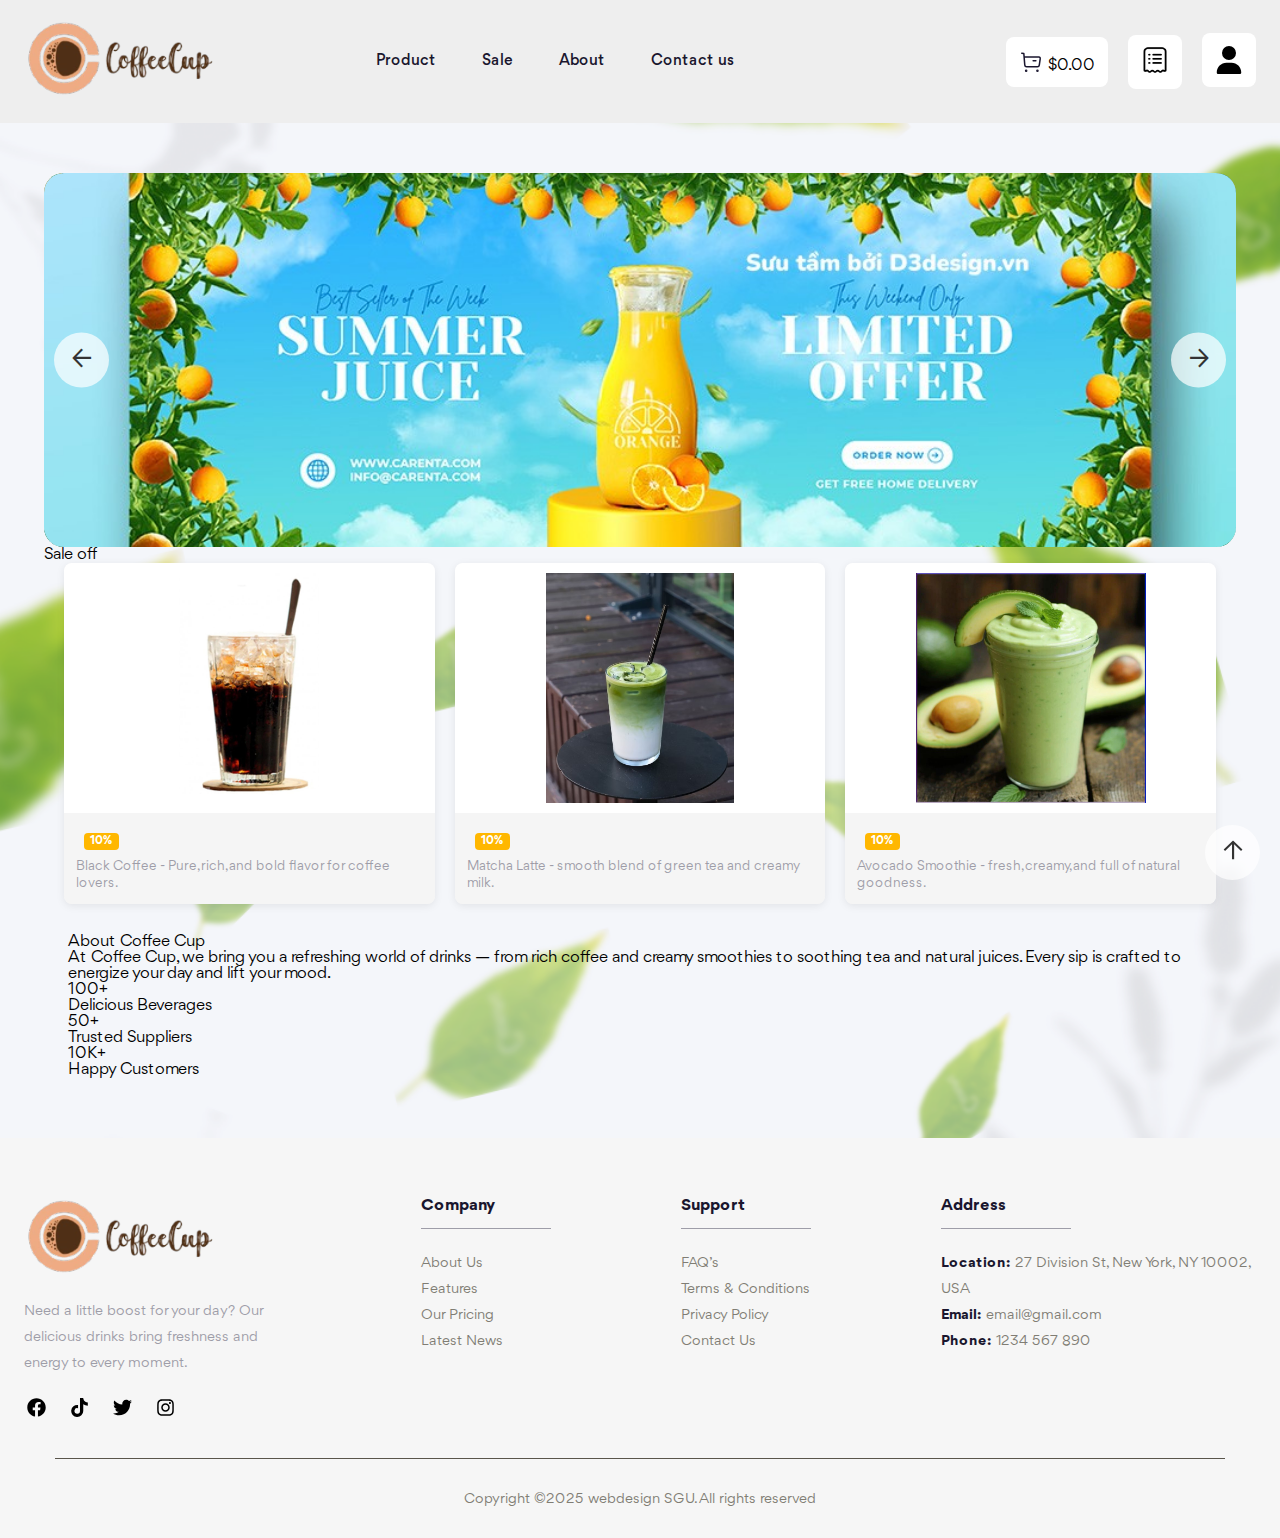
<file: index.html>
<!DOCTYPE html>
<html lang="en">

<head>
    <meta charset="UTF-8" />
    <meta name="viewport" content="width=device-width, initial-scale=1.0" />
    <title>Coffee Cup</title>
    <!-- FAVICON -->
    <link rel="apple-touch-icon" sizes="76x76" href="./asset/favicon/apple-touch-icon.png" />
    <!-- LOGO TAB -->
    <link rel="icon" type="image/png" sizes="32x32" href="./asset/favicon/logonew-tab-32x32.png" />
    <link rel="icon" type="image/png" sizes="16x16" href="./asset/favicon/favicon-16x16.png" />
    <link rel="manifest" href="./asset/favicon/site.webmanifest" />
    <link rel="mask-icon" href="./asset/favicon/safari-pinned-tab.svg" color="#5bbad5" />
    <meta name="msapplication-TileColor" content="#da532c" />
    <meta name="theme-color" content="#ffffff" />
    <!-- RESET CSS -->
    <link rel="stylesheet" href="./asset/css/reset.css" />
    <!-- STYLE CSS -->
    <link rel="stylesheet" href="./asset/css/style.css" />
    <link rel="stylesheet" href="./asset/css/responsive.css">
    <link rel="stylesheet" href="./asset/css/product.css" />
    <!-- FONT -->
    <link rel="stylesheet" href="./asset/font/stylesheet.css" />
</head>

<body>

    <!-- HEADER Tablet -->
    <header class="header">
        <div class="container">

             <svg xmlns="http://www.w3.org/2000/svg" height="1em" viewBox="0 0 448 512" class="bar hide-on-desktop">
                <path fill="currentColor"
                    d="M0 96C0 78.3 14.3 64 32 64H416c17.7 0 32 14.3 32 32s-14.3 32-32 32H32C14.3 128 0 113.7 0 96zM0 256c0-17.7 14.3-32 32-32H416c17.7 0 32 14.3 32 32s-14.3 32-32 32H32c-17.7 0-32-14.3-32-32zM448 416c0 17.7-14.3 32-32 32H32c-17.7 0-32-14.3-32-32s14.3-32 32-32H416c17.7 0 32 14.3 32 32z" />
            </svg>
            <a href="./index.html"><img src="./asset/img/logo-coffe.png" alt="" class="logo" /></a>
            <nav class="nav">
                <ul>
                    <li class="header-product">
                        <a href="#" class="btn-product-all">Product</a>
                    </li>
                    <li>
                        <a href="#" class="btn-sale">Sale</a>
                    </li>
                    <li>
                        <a href="#" class="btn-about">About</a>
                    </li>
                    <li>
                        <a href="#" class="btn-contact">Contact us</a>
                    </li>
                </ul>
            </nav>
            <div class="last-icon">
                
                <!-- Hiển thị tên người dùng sau khi đăng nhập -->
                <div class="hello">
                    <span class="hello-name"></span>
                </div>

                <!-- XEM NHANH GIỎ HÀNG -->
                <div class="buy-cart hide-on-mobile">
                    <img src="./asset/img/header-buy.svg" alt="" />
                    <span class="price price-buy-cart">$0.00</span>
                    <div class="list-preview">
                        <p class="no-product">No product in your cart</p>
                        <div class="have-product hidden">
                            <div class="row-1">
                                <p class="you-have">You have 0 item </p>
                            </div>
                            <div class="row-2">
                            
                            </div>
                            <div class="separate"></div>
                            <div class="row-3 row">
                                <p class="subtotal">Subtotal: </p>
                                <span class="price price-subtotal">$0.00</span>
                            </div>
                            <div class="row-4 row">
                                <p class="shipping">Shipping: </p>
                                <span class="price price-shipping">$0.00</span>
                            </div>
                            <div class="row-5 row">
                                <p class="total-price">Total price: </p>
                                <span class="price" id="price-total">$0.00</span>
                            </div>
                            <div class="separate"></div>
                            <button id="checkout-button" class="checkout-button"><a href="./cart.html">Check Out
                                    All</a></button>
                        </div>
                    </div>
                </div>
                <div class="history  hide-on-mobile">
                    <img src="./asset/img/header-list-order.png" alt="" class="icon-list-order">
                </div>
                <div class="iconUser">
                </div>
            </div>
        </div>
    </header>

    <!-- HEADER MOBILE -->
    <header class="header-mobile hide-on-desktop">
        <div class="menu-overlay"></div>
        <div class="menu-content">
            <div class="container">
              
                <div class="group-cart hide-on-tablet">
                    <a href="./cart.html"><img src="./asset/img/header-buy.svg" alt="" class="buy-cart" /></a>
                    <span class="cart-text"><a href="./cart.html">Cart</a></span>
                    <span class="cart-quantity"></span>
                </div>
                <div class="group-history hide-on-tablet">
                    <img src="./asset/img/header-list-order.png" alt="" class="icon-list-order">
                    <span class="cart-text">Ordered</span>
                </div>
                <nav class="nav">
                 <ul>
                    <li class="header-product">
                        <a href="#product" class="btn-product-all">Product</a>
                    </li>
                    <li>
                        <a href="#sale" class="btn-sale">Sale</a>
                    </li>
                    <li>
                        <a href="#about" class="btn-about">About</a>
                    </li>
                    <li>
                        <a href="#footer" class="btn-contact">Contact us</a>
                    </li>
                </ul>
                </nav>

                <!-- Hello for mobile/tablet (shown inside mobile menu, after Contact us) -->
                <div class="hello-mobile">
                    <span class="hello-mobile-name"></span>
                </div>

            </div>
        </div>
    </header>

   
    <main id="main" class="main">
        
        <!-- THÊM BACKGROUND -->
        <img src="./asset/img/img_bg.png" class="bg-main" alt="">
        
        <div class="container">

            <!-- PHẦN BANNER -->
            <div class="slider">
                <div class="slide">
                    <img src="./asset/img/header-img-huge-1.jpg" alt="" class="img-huge" />
                </div>
                <div class="slide">
                    <img src="./asset/img/header-img-huge-2.jpg" alt="" class="img-huge" />
                </div>
                <div class="slide">
                    <img src="./asset/img/header-img-huge-6.jpg" alt="" class="img-huge" />
                </div>
                <button class="btn-left hide-on-mobile">&larr;</button>
                <button class="btn-right hide-on-mobile">&rarr;</button>
                <div class="dots"></div>
            </div>


            <!-- SALE OFF -->
            <div class="sale" id="sale">
                <h3 class="title">Sale off</h3>
                <div class="row">
                    <!-- SẢN PHẨM 1 -->
                    <a href="./details.html?id=5" class="sale-product" data-id="5">
                        <img src="./asset/img/product-coffee/coffee-105.jpg" alt="Black Coffee" class="img-product" />
                        <div class="info">
                            <div class="price">
                                <span class="old-price"></span>
                                <span class="discount">10%</span>
                                <span class="new-price"></span>
                            </div>
                            <p class="desc">Black Coffee - Pure, rich, and bold flavor for coffee lovers.</p>  
                        </div>
                    </a>
                    <!-- SẢN PHẨM 2 -->
                    <a href="./details.html?id=10" class="sale-product">
                        <img src="./asset/img/product-tea/tea-201.jpg" alt="" class="img-product" />
                        <div class="info">
                            <div class="price">
                                <span class="old-price"></span>
                                <span class="discount">10%</span>
                                <span class="new-price"></span>
                            </div>
                            <p class="desc">Matcha Latte - smooth blend of green tea and creamy milk.</p>  
                        </div>
                    </a>
                    <!-- SẢN PHẨM 3 -->
                    <a href="./details.html?id=24" class="sale-product">
                        <img src="./asset/img/product-smoothie/smoothie-303.jpg" alt="" class="img-product" />
                        <div class="info">
                            <div class="price">
                                <span class="old-price"></span>
                                <span class="discount">10%</span>
                                <span class="new-price"></span>
                            </div>
                            <p class="desc">Avocado Smoothie - fresh, creamy, and full of natural goodness.</p>  
                        </div>
                    </a>
                </div>
            </div>

           
            <!-- ABOUT US -->
            <section class="about-section" id="about">
                <div class="container">
                    <h2 class="heading">About Coffee Cup</h2>
                    <p class="about-desc">
                    At <strong>Coffee Cup</strong>, we bring you a refreshing world of drinks — 
                    from rich coffee and creamy smoothies to soothing tea and natural juices. 
                    Every sip is crafted to energize your day and lift your mood.
                    </p>

                    <div class="about-stats">
                    <div class="about-item">
                        <h3>100+</h3>
                        <p>Delicious Beverages</p>
                    </div>
                    <div class="about-item">
                        <h3>50+</h3>
                        <p>Trusted Suppliers</p>
                    </div>
                    <div class="about-item">
                        <h3>10K+</h3>
                        <p>Happy Customers</p>
                    </div>
                    </div>
                </div>
            </section>
        </div> 
      
    </main>


    <!-- PRODUCT -->
        <section id="product" class="hidden">
            <div class="product-wrapper">
            <!-- BỘ LỌC -->
            <aside class="filter-container">
                <h2 id="filter">FILTER</h2>

                <div class="filter-section">
                    <h3>Search</h3>
                    <input 
                    type="text" 
                    id="search-input" 
                    placeholder="Search drinks..." 
                    
                    />
                </div>

                <div class="filter-section">
                    <h3>Type</h3>
                    <select id="filter-type">
                    <option value="all">All</option>
                    <option value="coffee">Coffee</option>
                    <option value="tea">Tea</option>
                    <option value="smoothie">Smoothie</option>
                    <option value="juice">Juice</option>
                    </select>
                </div>

                <div class="filter-section">
                    <h3>Rating</h3>
                    <select id="filter-rating">
                    <option value="0">All</option>
                    <option value="5">5 stars</option>
                    <option value="4">4 stars & up</option>
                    <option value="3">3 stars & up</option>
                    <option value="2">2 stars & up</option>
                    <option value="1">1 star & up</option>
                    </select>
                </div>

                <div class="filter-section">
                    <h3>Price</h3>
                    <label>Min - Max ($)</label>
                    <input type="number" class="price" id="price-min" placeholder="Min" />
                    <input type="number" class="price" id="price-max" placeholder="Max" />
                </div>

                <button class="filter-btn" id="apply-filter">Apply Filter</button>
                <button class="reset-btn" id="reset-filter">Reset Filter</button>
            </aside>

            <!-- DANH SÁCH SẢN PHẨM -->
            <section class="product-container">
                <div class="list-show-product"></div>

                <div class="pagnigation">
                    <ul class="pagnigation-ul"></ul>
                </div>
            </section>
            </div>
        </section>


    
    <footer class="footer" id="footer">

        <!-- CONTACT US -->
        <div class="container">
            <div class="row">
                <!-- TÊN THƯƠNG HIỆU -->
                <div class="column">

                    <img src="./asset/img/logo-coffe.png" alt="grocerymart" class="logo" />

                    <p class="desc">
                        Need a little boost for your day? 
                        Our delicious drinks bring freshness and energy to every moment.
                    </p>
                    <div class="list-icon">
                        <img class="icon" src="./asset/img/facebook.svg" alt="" />

                        <img class="icon" src="./asset/img/tiktok.svg" alt="" />

                        <img class="icon" src="./asset/img/twitter.svg" alt="" />

                        <img class="icon" src="./asset/img/instagram.svg" alt="" />
                    </div>
                </div>
                <!-- COMPANY -->
                <div class="column">
                    <h3 class="title">Company</h3>
                    <div class="separate"></div>
                    <ul class="list-info">
                        <li>
                            <a href="#about">About Us</a>
                        </li>
                        <li>
                            <a href="#!">Features</a>
                        </li>
                        <li>
                            <a href="#!">Our Pricing</a>
                        </li>
                        <li>
                            <a href="#!">Latest News</a>
                        </li>
                    </ul>
                </div>
                <!-- SUPPORT -->
                <div class="column">
                    <h3 class="title">Support</h3>
                    <div class="separate"></div>
                    <ul class="list-info">
                        <li>
                            <a href="#!">FAQ’s</a>
                        </li>
                        <li>
                            <a href="#!">Terms & Conditions</a>
                        </li>
                        <li>
                            <a href="#!">Privacy Policy</a>
                        </li>
                        <li>
                            <a href="#!">Contact Us</a>
                        </li>
                    </ul>
                </div>
                <!-- ADDRESS -->
                <div class="column">
                    <h3 class="title">Address</h3>
                    <div class="separate"></div>
                    <ul class="list-info">
                        <li>
                            <a href="#!"><strong>Location:</strong> 27 Division St,
                                New York, NY 10002, USA</a>
                        </li>
                        <li>
                            <a href="mailto:email@gmail.com"><strong>Email:</strong> email@gmail.com</a>
                        </li>
                        <li>
                            <a href="tel:1234567890"><strong>Phone:</strong> 1234 567
                                890</a>
                        </li>
                    </ul>
                </div>
            </div>
            <div class="separate-last"></div>
            <p class="desc-last">
                Copyright ©2025 webdesign SGU. All rights reserved
            </p>
        </div>
    </footer>


    <!-- BUTTON BACKTOTOP -->
    <button class="backToTop">&uarr;</button>


    <!-- LOGIN TAB -->
    <div class="loginBackground">
        <div class="loginBlock">
            <div class="closeLoginBlock"><img src="./asset/img/bx-x.svg"></div>

            <div class="loginLogo"><img src="./asset/img/logo-coffe.png"></div>

            <div class="loginError"></div>
            <div class="tab-form">
                <!-- 2 CÁI NÚT ĐỂ DI CHUYỂN QUA LẠI ĐĂNG NHẬP, ĐĂNG KÍ -->
                <div class="tabs">
                    <div class="tab-item active">
                        Đăng nhập
                    </div>
                    <div class="tab-item">
                        Đăng kí
                    </div>
                    <div class="line"></div>
                </div>

                <!-- TAB CONTENT -->
                <div class="tab-content">
                    <form action="" method="POST" class="form" id="form-1">
                        <div class="tab-pane active">
                            <div class="form-group">
                                <label for="email1" class="form-label">Email</label>
                                <div class="div">
                                    <input id="email1" name="email" type="text" placeholder="VD: email@domain.com"
                                        class="form-control">
                                </div>
                                <span class="form-message"></span>
                            </div>

                            <div class="form-group">
                                <label for="password1" class="form-label">Mật khẩu</label>
                                <div class="div">
                                    <input id="password1" name="password" type="password" placeholder="Nhập mật khẩu"
                                        class="form-control">
                                    <img class="password1" src="./asset/img/hide.png">
                                </div>
                                <span class="form-message"></span>
                            </div>

                            <button class="form-submit">Đăng nhập</button>
                        </div>
                    </form>
                    <form action="" method="POST" class="form" id="form-2">
                        <div class="tab-pane">
                            <div class="form-group">
                                <label for="email2" class="form-label">Email</label>
                                <div class="div">
                                    <input id="email2" name="email" type="text" placeholder="VD: email@domain.com"
                                        class="form-control">
                                </div>
                                <span class="form-message"></span>
                            </div>
                            <div class="form-group">
                                <label for="name" class="form-label">Name</label>
                                <div class="div">
                                    <input id="name" name="name" type="text" placeholder="VD: Nguyễn Văn A"
                                        class="form-control">
                                </div>
                                <span class="form-message"></span>
                            </div>
                            <div class="form-group">
                                <label for="password2" class="form-label">Mật khẩu</label>
                                <div class="div">
                                    <input id="password2" name="password" type="password" placeholder="Nhập mật khẩu"
                                        class="form-control">
                                    <img class="password2" src="./asset/img/hide.png">
                                </div>
                                <span class="form-message"></span>
                            </div>

                            <div class="form-group">
                                <label for="password_confirmation" class="form-label">Nhập lại mật khẩu</label>
                                <div class="div">
                                    <input id="password_confirmation" name="password_confirmation"
                                        placeholder="Nhập lại mật khẩu" type="password" class="form-control">
                                    <img class="password_confirmation" src="./asset/img/hide.png">
                                </div>
                                <span class="form-message"></span>
                            </div>

                            <button class="form-submit">Đăng ký</button>
                        </div>
                    </form>
                </div>
            </div>
        </div>
    </div>


    <!-- HISTORY ORDER -->
    <div id="historyOrder" class="historyOrder">
    </div>
    
    <script src="./asset/js/product.js"></script>
    <script src="./asset/js/script.js"></script>
    <script src="./asset/js/history.js"></script> 
    <script src="./asset/js/form.js"></script>
    <script src="./asset/js/responsive.js"></script>

</body>

</html>
</file>
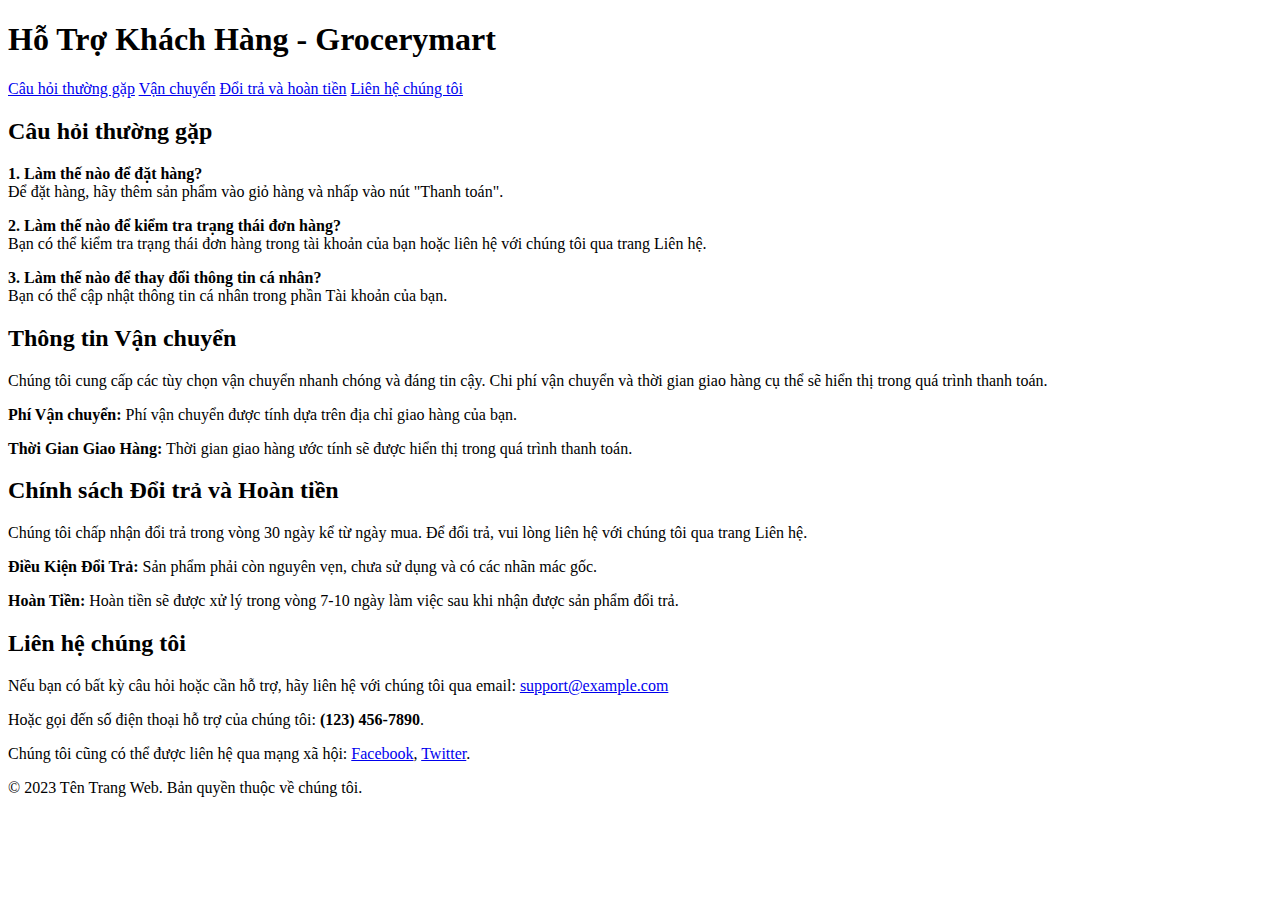
<file: about.html>
<!DOCTYPE html>
<title>About</title>
<style>
</style>

<body>
    <div class="about-popup">
        <div class="header-popup">
            <h1>Hỗ Trợ Khách Hàng - Grocerymart</h1>
        </div>

        <div class="nav-popup">
            <a href="#faq">Câu hỏi thường gặp</a>
            <a href="#shipping">Vận chuyển</a>
            <a href="#returns">Đổi trả và hoàn tiền</a>
            <a href="#contact">Liên hệ chúng tôi</a>
        </div>
    </div>

    <section id="faq">
        <h2 class="heading">Câu hỏi thường gặp</h2>
        <p class="desc">
            <strong>1. Làm thế nào để đặt hàng?</strong><br />
            Để đặt hàng, hãy thêm sản phẩm vào giỏ hàng và nhấp vào nút
            "Thanh toán".
        </p>
        <p class="desc">
            <strong>2. Làm thế nào để kiểm tra trạng thái đơn hàng?</strong><br />
            Bạn có thể kiểm tra trạng thái đơn hàng trong tài khoản của bạn
            hoặc liên hệ với chúng tôi qua trang Liên hệ.
        </p>
        <p class="desc">
            <strong>3. Làm thế nào để thay đổi thông tin cá nhân?</strong><br />
            Bạn có thể cập nhật thông tin cá nhân trong phần Tài khoản của
            bạn.
        </p>
        <!-- Thêm các câu hỏi thường gặp khác -->
    </section>

    <section id="shipping">
        <h2 class="heading">Thông tin Vận chuyển</h2>
        <p class="desc">
            Chúng tôi cung cấp các tùy chọn vận chuyển nhanh chóng và đáng
            tin cậy. Chi phí vận chuyển và thời gian giao hàng cụ thể sẽ
            hiển thị trong quá trình thanh toán.
        </p>
        <p class="desc">
            <strong>Phí Vận chuyển:</strong> Phí vận chuyển được tính dựa
            trên địa chỉ giao hàng của bạn.
        </p>
        <p class="desc">
            <strong>Thời Gian Giao Hàng:</strong> Thời gian giao hàng ước
            tính sẽ được hiển thị trong quá trình thanh toán.
        </p>
        <!-- Thêm thông tin về vận chuyển -->
    </section>

    <section id="returns">
        <h2 class="heading">Chính sách Đổi trả và Hoàn tiền</h2>
        <p class="desc">
            Chúng tôi chấp nhận đổi trả trong vòng 30 ngày kể từ ngày mua.
            Để đổi trả, vui lòng liên hệ với chúng tôi qua trang Liên hệ.
        </p>
        <p class="desc">
            <strong>Điều Kiện Đổi Trả:</strong> Sản phẩm phải còn nguyên
            vẹn, chưa sử dụng và có các nhãn mác gốc.
        </p>
        <p class="desc">
            <strong>Hoàn Tiền:</strong> Hoàn tiền sẽ được xử lý trong vòng
            7-10 ngày làm việc sau khi nhận được sản phẩm đổi trả.
        </p>
        <!-- Thêm hướng dẫn đổi trả và hoàn tiền -->
    </section>

    <section id="contact">
        <h2 class="heading">Liên hệ chúng tôi</h2>
        <p class="desc">
            Nếu bạn có bất kỳ câu hỏi hoặc cần hỗ trợ, hãy liên hệ với chúng
            tôi qua email:
            <a href="mailto:support@example.com">support@example.com</a>
        </p>
        <p class="desc">
            Hoặc gọi đến số điện thoại hỗ trợ của chúng tôi:
            <strong>(123) 456-7890</strong>.
        </p>
        <p class="desc">
            Chúng tôi cũng có thể được liên hệ qua mạng xã hội:
            <a href="#">Facebook</a>, <a href="#">Twitter</a>.
        </p>
        <!-- Thêm thông tin liên hệ khác nếu cần -->
    </section>

    <div class="fixed-footer">
        <div class="footer-popup">
            <p class="title">&copy; 2023 Tên Trang Web. Bản quyền thuộc về chúng tôi.</p>
        </div>
    </div>

</body>

</html>
</file>
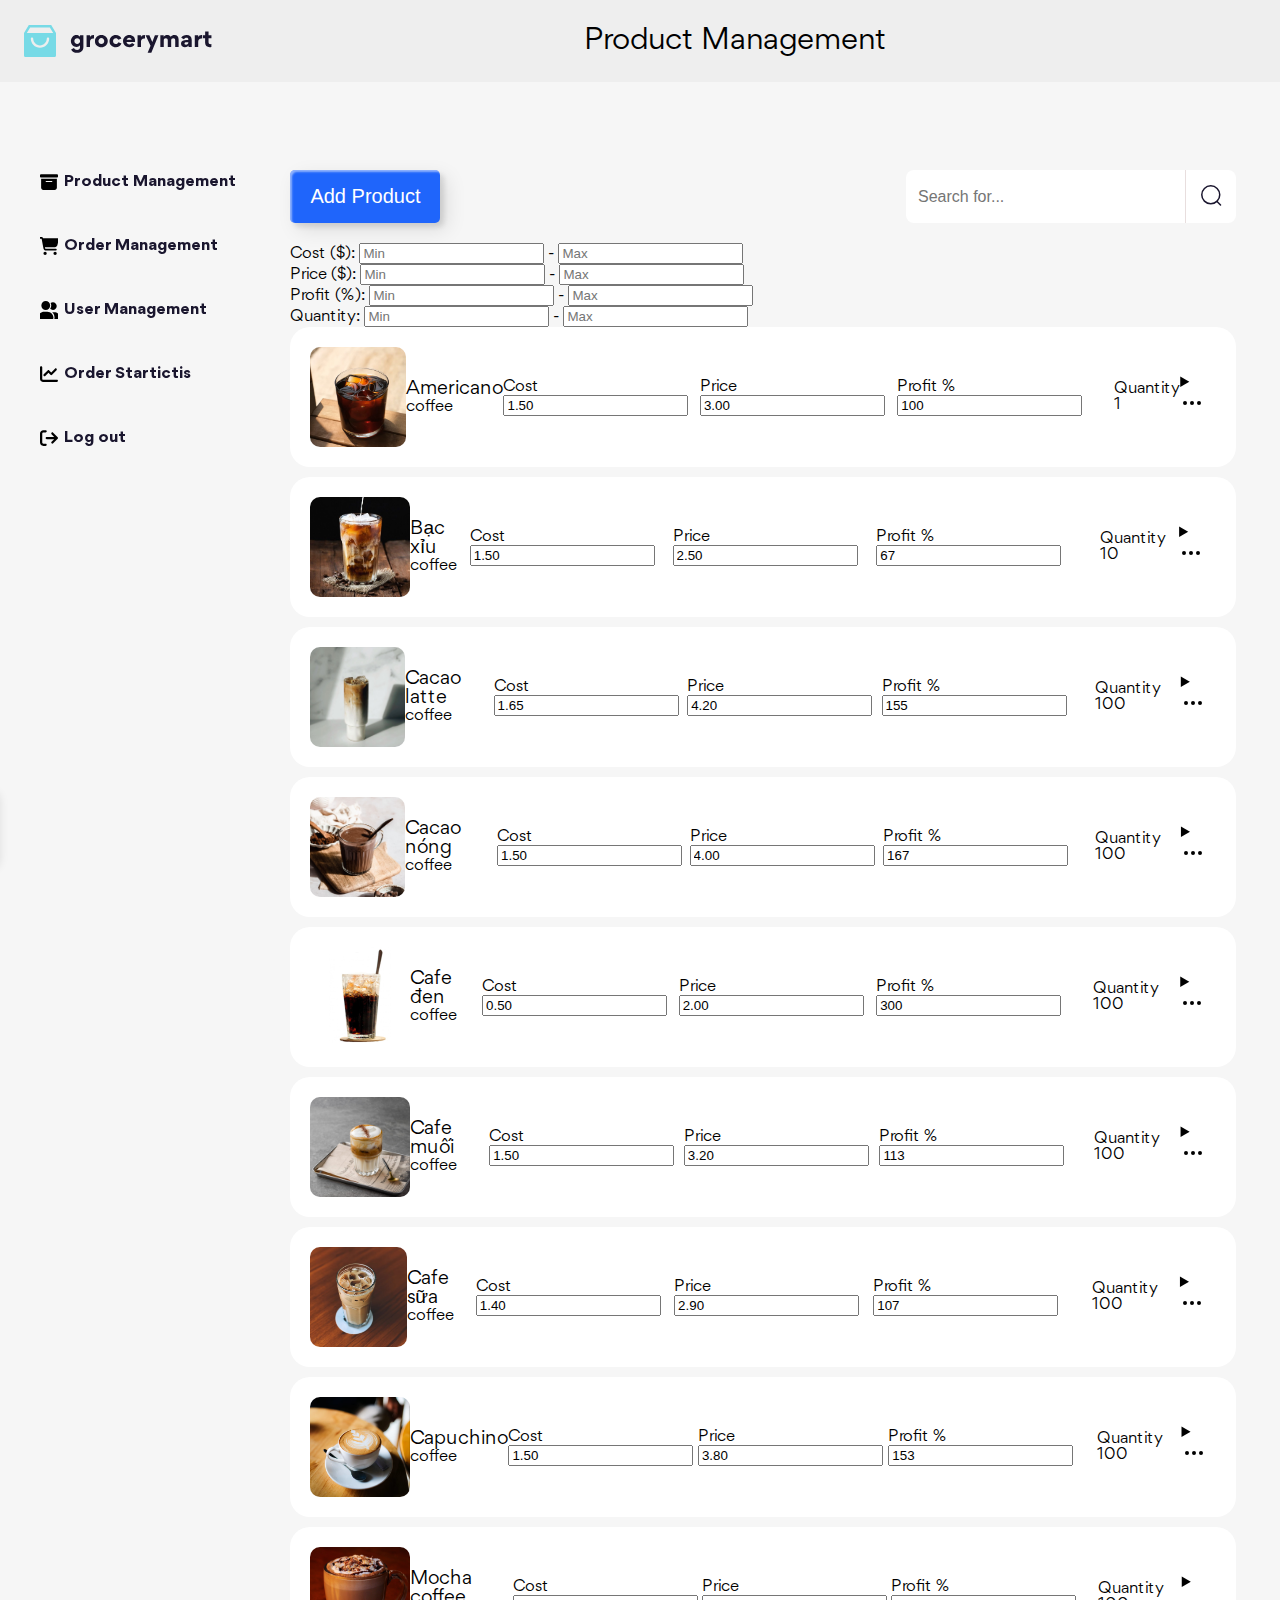
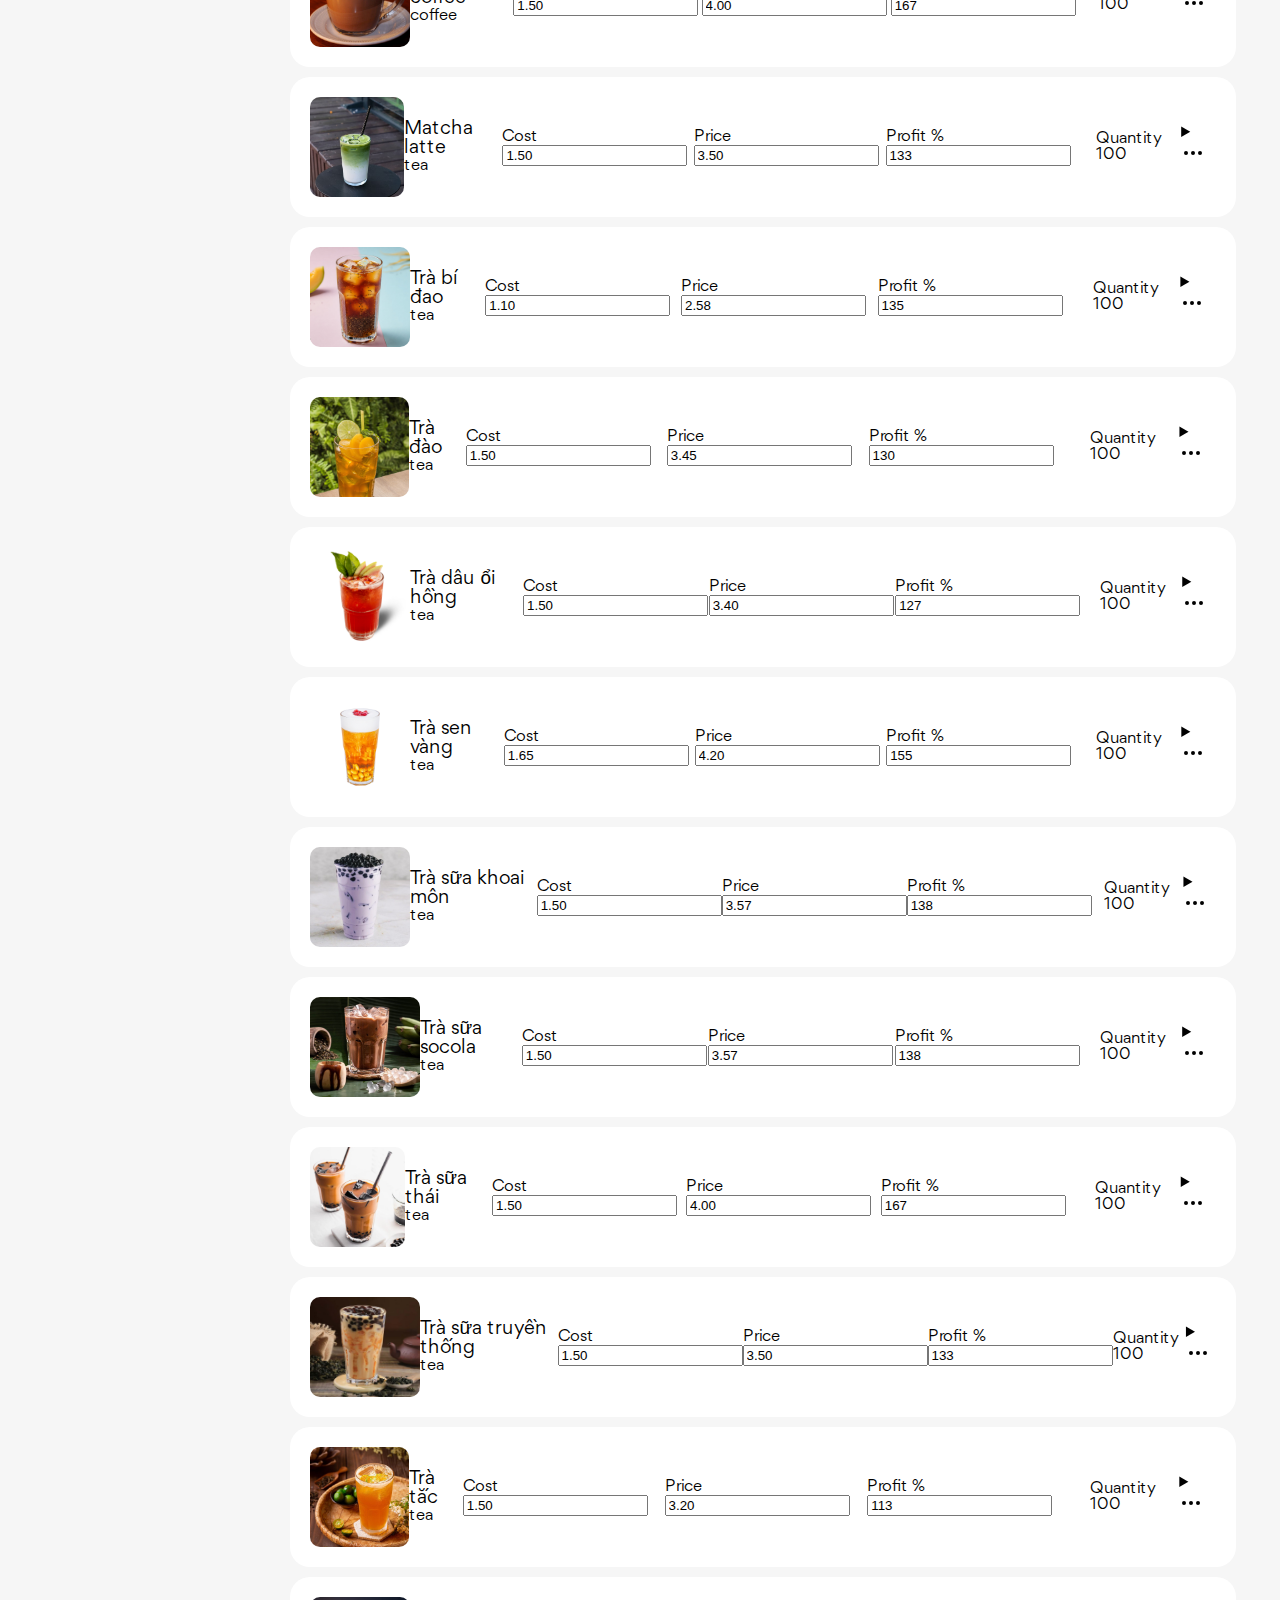
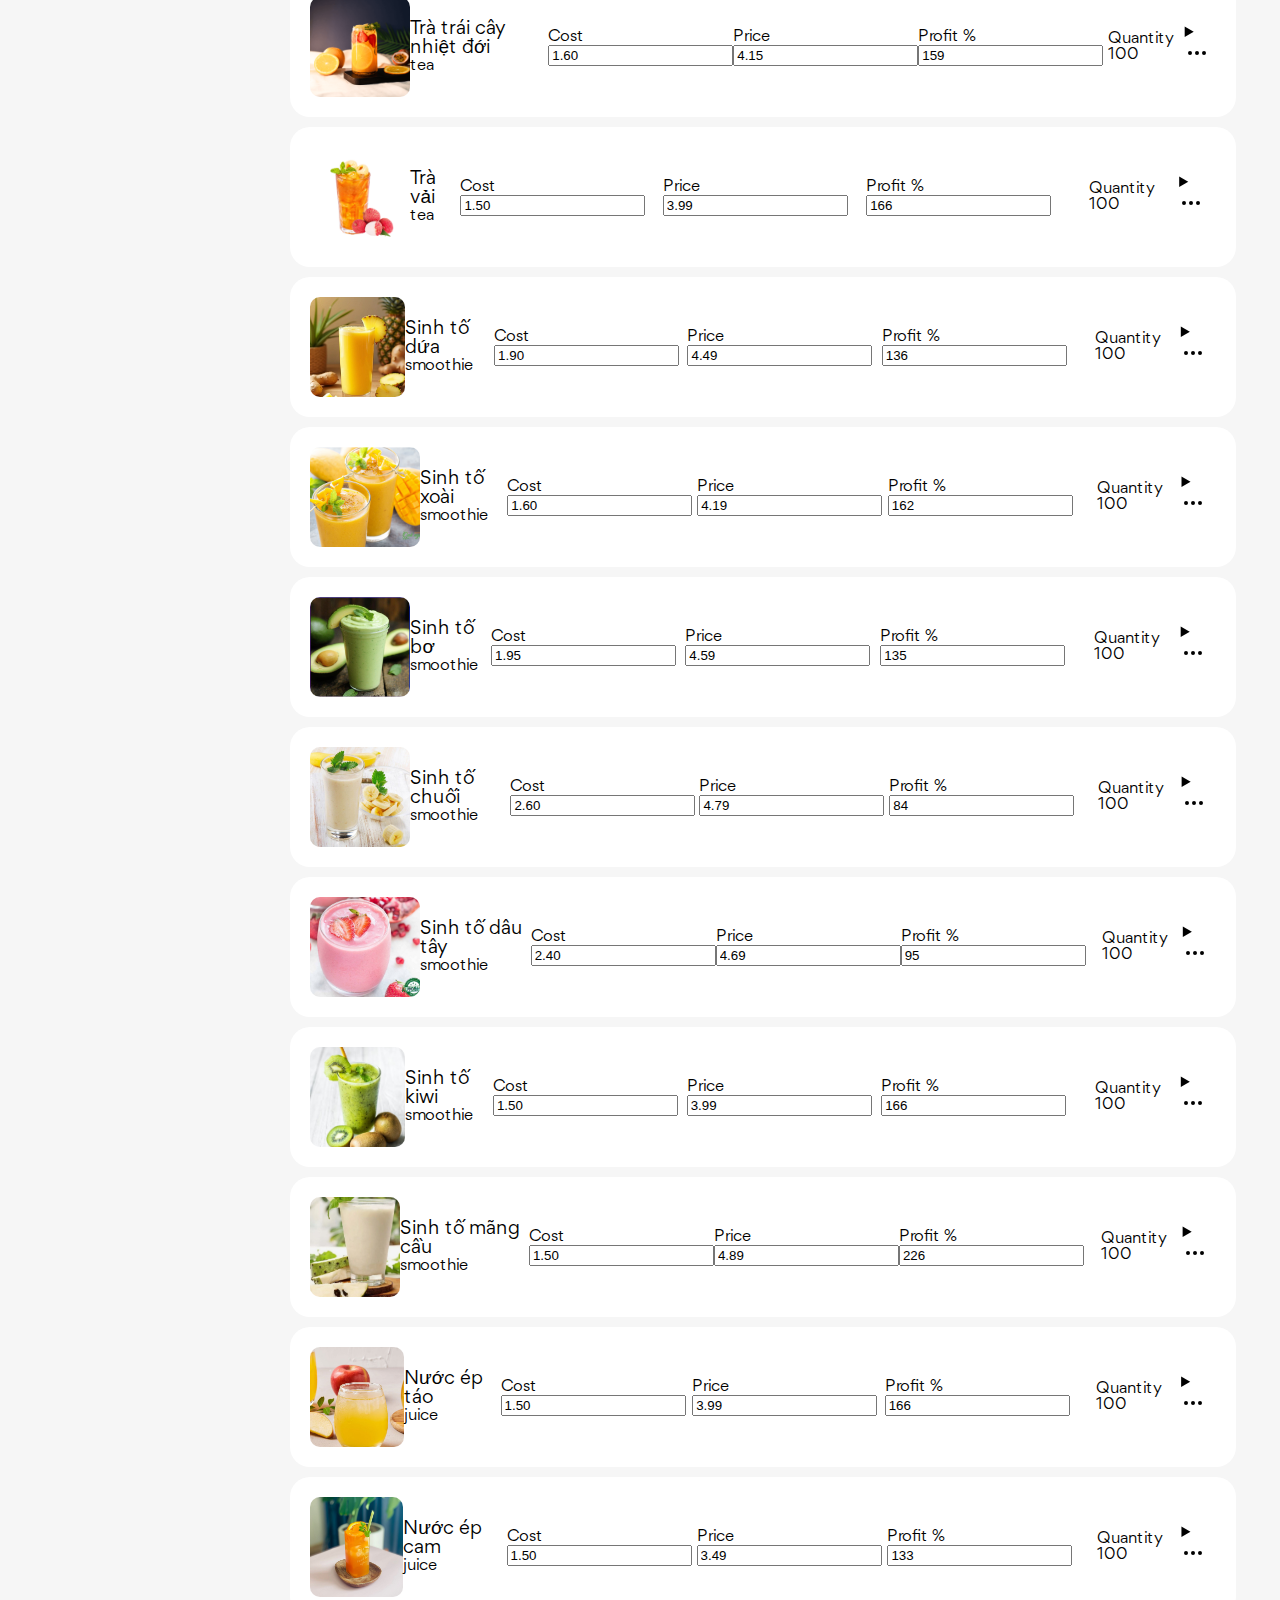
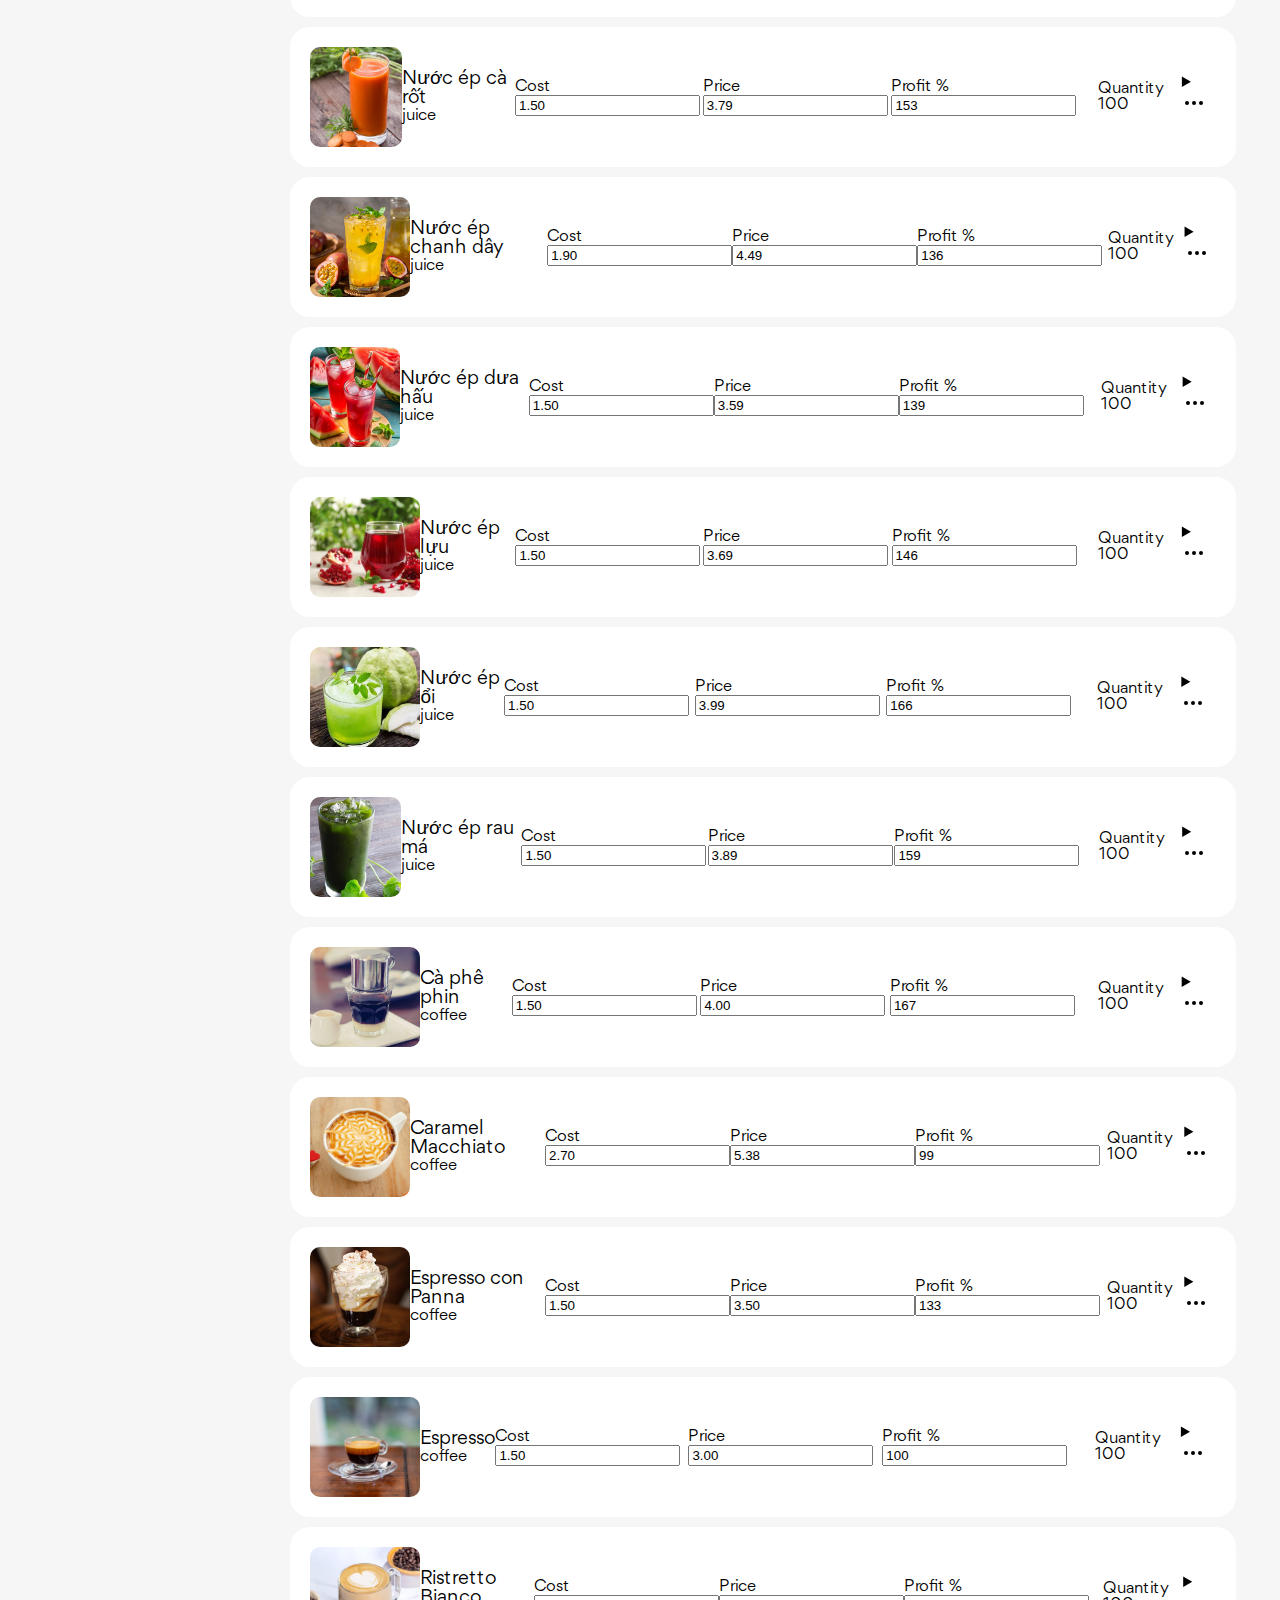
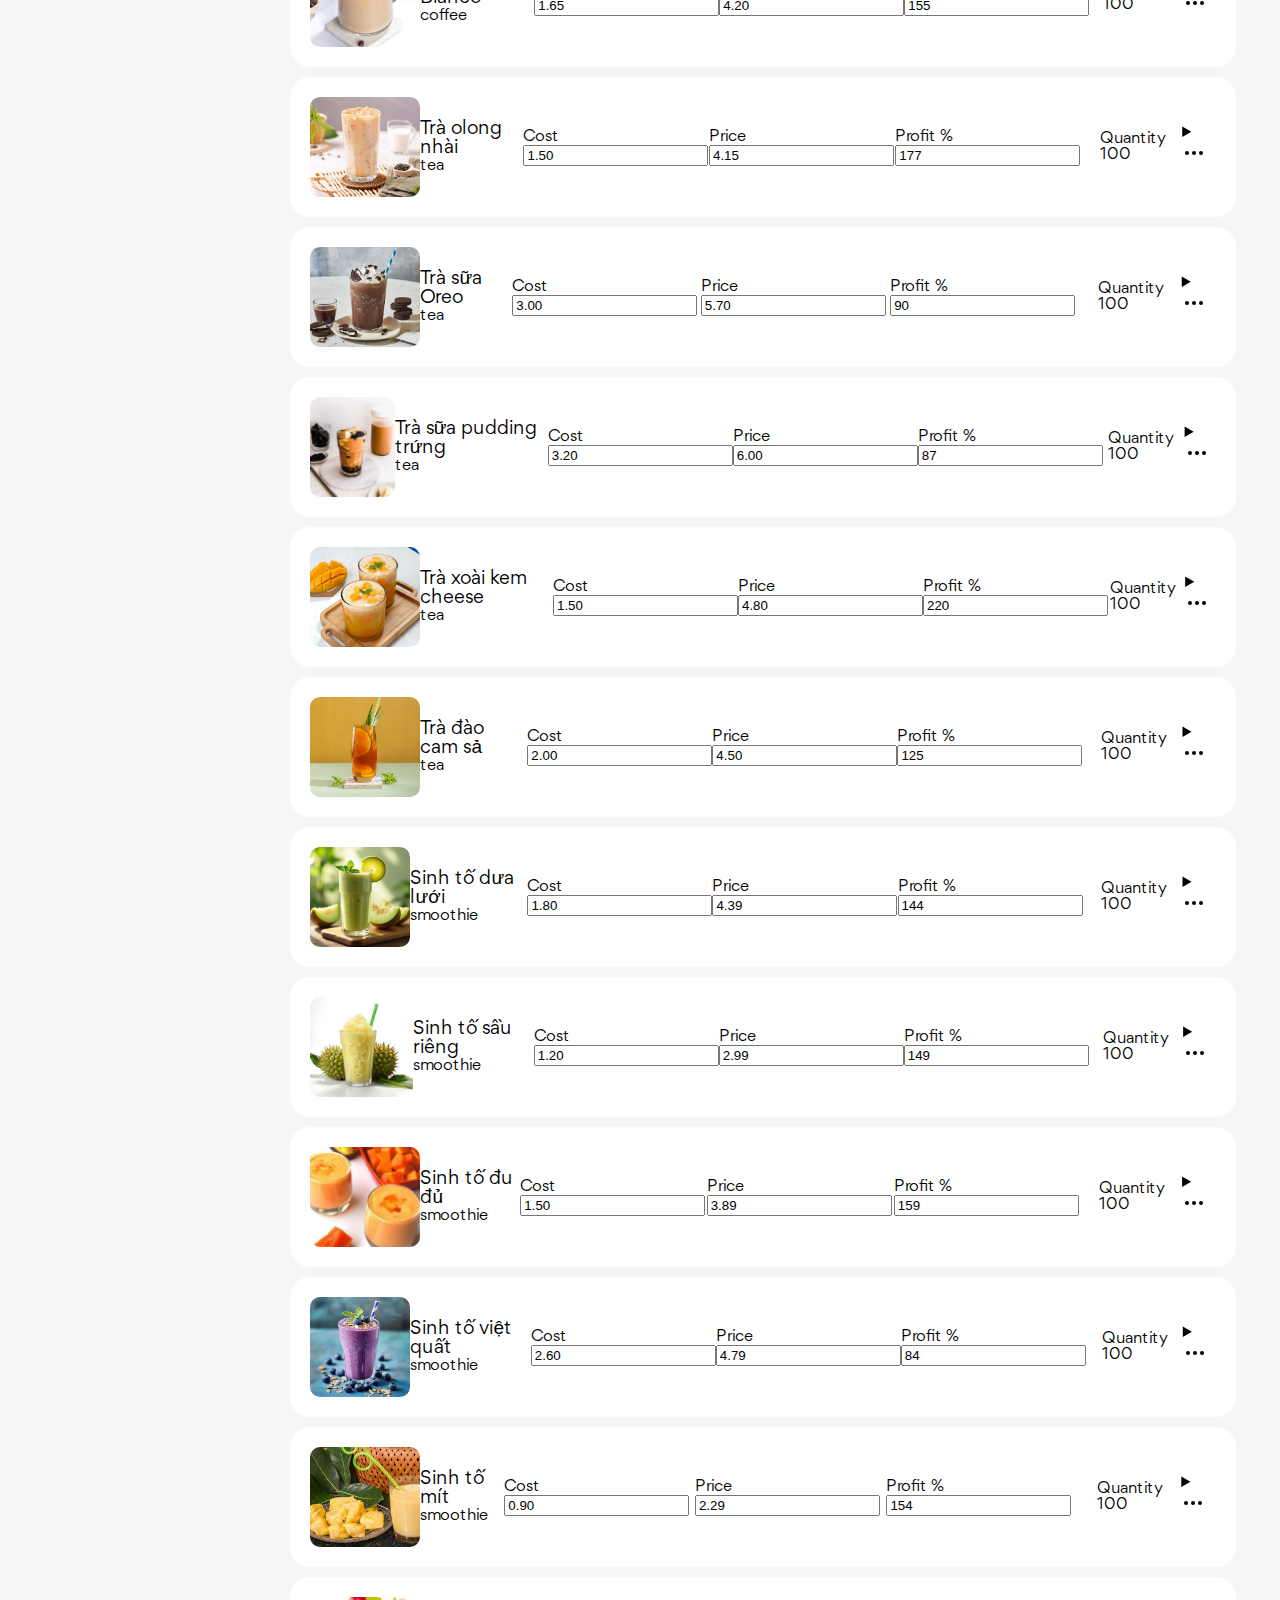
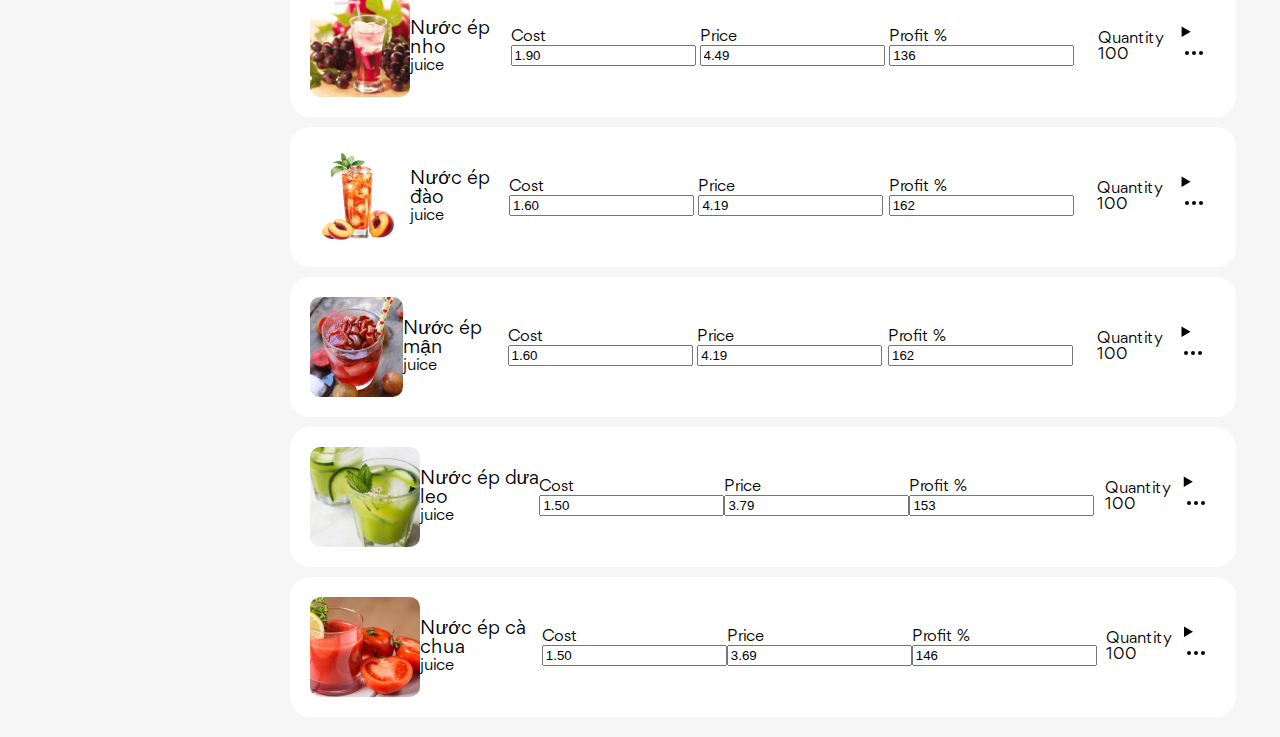
<file: admin.html>
<!DOCTYPE html>
<html lang="en">

<head>
    <meta charset="UTF-8" />
    <meta name="viewport" content="width=device-width, initial-scale=1.0" />
    <title>DoAnWeb</title>
    <!-- Favicon -->
    <link rel="apple-touch-icon" sizes="76x76" href="./asset/favicon/apple-touch-icon.png" />
    <link rel="icon" type="image/png" sizes="32x32" href="./asset/favicon/favicon-32x32.png" />
    <link rel="icon" type="image/png" sizes="16x16" href="./asset/favicon/favicon-16x16.png" />
    <link rel="manifest" href="./asset/favicon/site.webmanifest" />
    <link rel="mask-icon" href="./asset/favicon/safari-pinned-tab.svg" color="#5bbad5" />
    <meta name="msapplication-TileColor" content="#da532c" />
    <meta name="theme-color" content="#ffffff" />
    <!-- reset CSS -->
    <link rel="stylesheet" href="./asset/css/reset.css" />
    <!-- style CSS -->
    <link rel="stylesheet" href="./asset/css/admin.css" />
    <!-- Font -->
    <link rel="stylesheet" href="./asset/font/stylesheet.css" />
</head>

<body>

    <!-- Logo-Tên thương hiệu -- tiêu đề ứng với từng mục được chọn -->
    <header class="header">
        <div class="container">
                <img src="./asset/img/header-logo.svg" class="logo" alt="" />
            <div class="div-title">
                <!-- render sau -->
            </div>
        </div>
    </header>


    <!-- Nội dung chính -->
    <main class="main">
        <div class="container">

            <!-- Thanh điều hướng bên trái - navbar -->
            <nav class="navbar">
                <ul>
                    <li class="productManagement">
                        <img src="./asset/img/admin-box.svg" alt="" class="product-icon icon" />
                        <p>Product Management</p>
                    </li>
                    <li class="orderManagement">
                        <img src="./asset/img/admin-cart.svg" alt="" class="order-icon icon" />
                        <p>Order Management</p>
                    </li>
                    <li class="userManagement">
                        <img src="./asset/img/admin-people.svg" alt="" class="user-icon icon" />
                        <p>User Management</p>
                    </li>
                    <li class="orderStartictis">
                        <img src="./asset/img/admin-chart.svg" alt="" class="order-icon icon" />
                        <p>Order Startictis</p>
                    </li>
                    <li class="logout">
                        <img src="./asset/img/admin-logout-icon.svg" alt="" class="logout-icon icon" />
                        <p>Log out</p>
                    </li>
                </ul>
            </nav>

            <!-- Phần nội dung bên phải -->
            <div class="main-content">
                <div class="contain-add-product-search">
                    <!-- Nội dung động - render từ admin.js  -->
                    
                </div>
            </div>
        </div>
    </main>

    <!-- Thêm/ sửa sản phẩm -->
    <div class="add-edit-product-background-form">
        <div class="add-edit-product-form">
            <div class="head-form">
                <h2 class="title">Product</h2>
                <img src="./asset/img/bx-x.svg" alt="" class="closeImg" />
            </div>
            <form action="" method="post" autocomplete="off" id="add-form">
                <input type="hidden" id="idProduct" value="" />
                <div class="form-group">
                    <label for="nameProduct" class="form-label">Name Product</label>
                    <div class="div">
                        <input type="text" id="nameProduct" name="nameProduct" class="form-input"
                            placeholder="Enter name product" />
                    </div>
                    <p class="form-error"></p>
                </div>
                <div class="form-group">
                    <label for="price" class="form-label">Price</label>
                    <div class="div">
                        <input type="number" id="price" name="price" step="any" class="form-input" placeholder="Enter price" />
                    </div>
                    <p class="form-error"></p>
                </div>
                <div class="form-group">
                    <label for="type" class="form-label">Type</label>
                    <div class="div">
                        <select name="type" id="type" class="form-select">
                            <option value="" hidden>Choose type product</option>
                            <option value="coffee">Coffee</option>
                            <option value="tea">Tea</option>
                            <option value="smoothie">Smoothie</option>
                            <option value="juice">Juice</option>
                        </select>
                    </div>
                    <p class="form-error"></p>
                </div>
                <div class="form-group">
                    <label for="linkImage" class="form-label">Link image</label>
                    <div class="div">
                        <input type="text" id="linkImage" name="linkImage" class="form-input"
                            placeholder="Enter link image" />
                    </div>
                    <p class="form-error"></p>
                </div>
                <button class="btn-save">Save</button>
            </form>
        </div>
    </div>


    <!-- Thông báo khi lưu thành công -->
    <div class="toast">
        <div class="toast-content">
            <!-- dau tich (check) -->
            <span class="check">
                <svg xmlns="http://www.w3.org/2000/svg" height="1em" viewBox="0 0 448 512">
                    <path
                        d="M438.6 105.4c12.5 12.5 12.5 32.8 0 45.3l-256 256c-12.5 12.5-32.8 12.5-45.3 0l-128-128c-12.5-12.5-12.5-32.8 0-45.3s32.8-12.5 45.3 0L160 338.7 393.4 105.4c12.5-12.5 32.8-12.5 45.3 0z" />
                </svg>
            </span>

            <div class="message">
                <span class="text text-1">Success</span>
                <span class="text text-2">Your changes has been saved</span>
            </div>
        </div>
        <!-- dau x de tat (xmark) -->
        <span class="close">
            <svg xmlns="http://www.w3.org/2000/svg" height="1em" viewBox="0 0 384 512">
                <path
                    d="M342.6 150.6c12.5-12.5 12.5-32.8 0-45.3s-32.8-12.5-45.3 0L192 210.7 86.6 105.4c-12.5-12.5-32.8-12.5-45.3 0s-12.5 32.8 0 45.3L146.7 256 41.4 361.4c-12.5 12.5-12.5 32.8 0 45.3s32.8 12.5 45.3 0L192 301.3 297.4 406.6c12.5 12.5 32.8 12.5 45.3 0s12.5-32.8 0-45.3L237.3 256 342.6 150.6z" />
            </svg>
        </span>

        <div class="progress"></div>
    </div>
    <script src="./asset/js/admin.js" async></script>
</body>
</html>
</file>
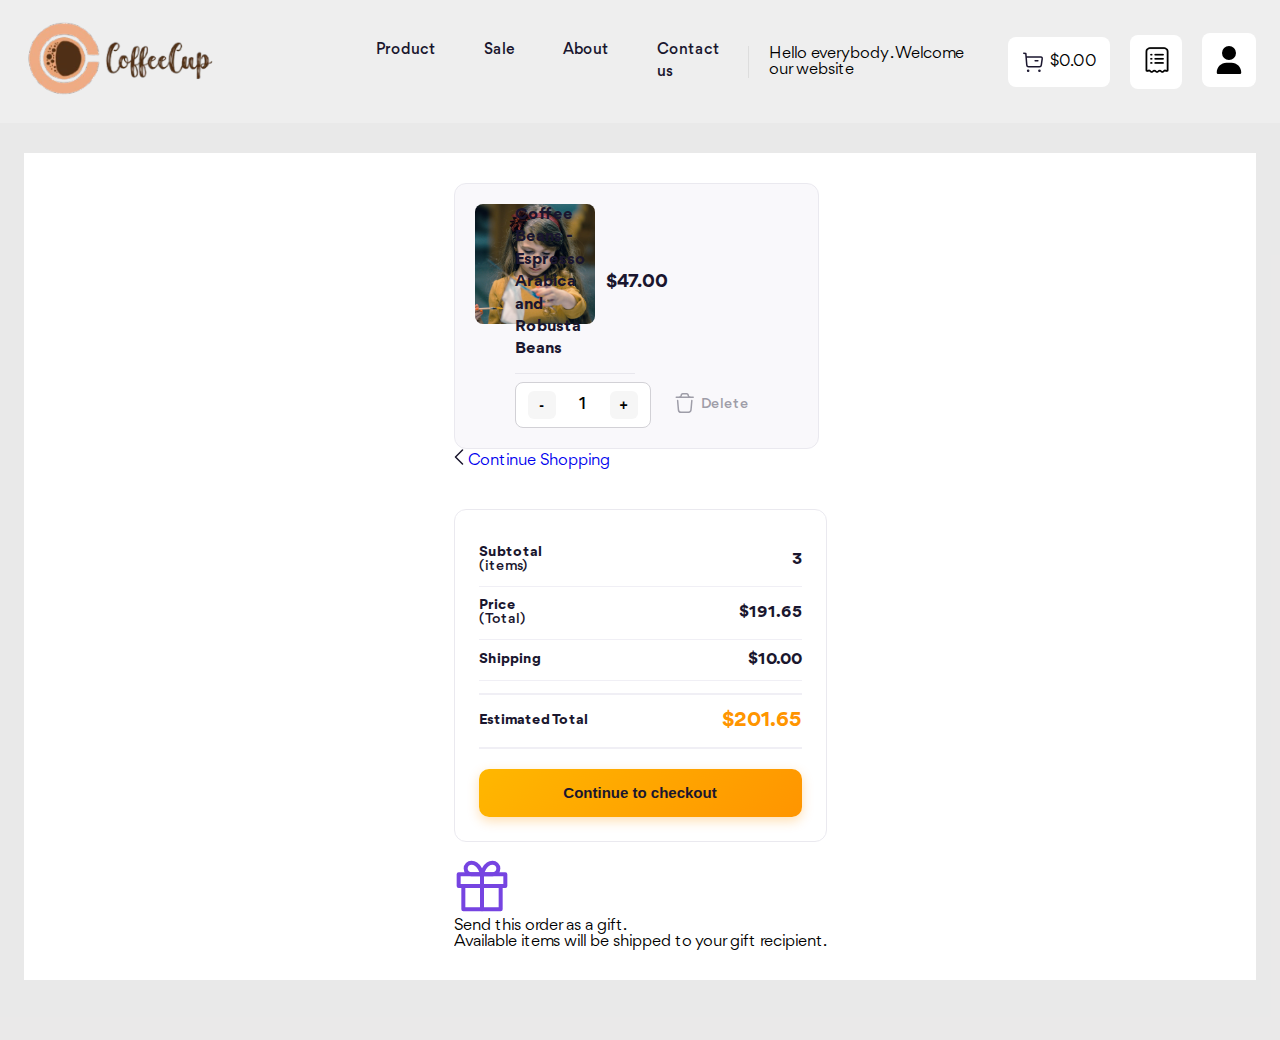
<file: cart.html>
<!DOCTYPE html>
<html style="background-color: rgb(230, 229, 229)" lang="en">
    <head>
        <meta charset="UTF-8" />
        <meta name="viewport" content="width=device-width, initial-scale=1.0" />
        <title>Cart</title>
        <link rel="stylesheet" href="./asset/css/style.css" />
        <link rel="stylesheet" href="./asset/css/responsive.css">
        <!-- Favicon -->
        <link
            rel="apple-touch-icon"
            sizes="76x76"
            href="./asset/favicon/apple-touch-icon.png"
        />
        <link
            rel="icon"
            type="image/png"
            sizes="32x32"
            href="./asset/favicon/logonew-tab-32x32.png"
        />
        <link
            rel="icon"
            type="image/png"
            sizes="16x16"
            href="./asset/favicon/favicon-16x16.png"
        />
        <link rel="manifest" href="./asset/favicon/site.webmanifest" />
        <link
            rel="mask-icon"
            href="./asset/favicon/safari-pinned-tab.svg"
            color="#5bbad5"
        />
        <meta name="msapplication-TileColor" content="#da532c" />
        <meta name="theme-color" content="#ffffff" />
        <!-- reset CSS -->
        <link rel="stylesheet" href="./asset/css/reset.css" />
        <!-- style CSS -->
        <!-- <link rel="stylesheet" href="./asset/css/style.css" /> -->
        <link rel="stylesheet" href="./asset/css/cart.css" />
        <link rel="stylesheet" href="./asset/css/responsiveCart.css" />
        <!-- Font -->
        <link rel="stylesheet" href="./asset/font/stylesheet.css" />
    </head>
    <body>
        <!----------------HEADER DESKTOP----------------->
    <header class="header">
        <div class="container">
            <svg xmlns="http://www.w3.org/2000/svg" height="1em" viewBox="0 0 448 512" class="bar hide-on-desktop">
                <path fill="currentColor"
                    d="M0 96C0 78.3 14.3 64 32 64H416c17.7 0 32 14.3 32 32s-14.3 32-32 32H32C14.3 128 0 113.7 0 96zM0 256c0-17.7 14.3-32 32-32H416c17.7 0 32 14.3 32 32s-14.3 32-32 32H32c-17.7 0-32-14.3-32-32zM448 416c0 17.7-14.3 32-32 32H32c-17.7 0-32-14.3-32-32s14.3-32 32-32H416c17.7 0 32 14.3 32 32z" />
            </svg>
            <a href="./index.html"><img src="./asset/img/logo-coffe.png" alt="" class="logo hide-on-tablet" /></a>
            <nav class="nav">
                <ul>
                    <li class="header-product">
                        <a href="./index.html#product" class="btn-product-all">Product</a>
                    </li>
                    <li>
                        <a href="./index.html#sale" class="btn-sale">Sale</a>
                    </li>
                    <li>
                        <a href="./index.html#about" class="btn-about">About</a>
                    </li>
                    <li>
                        <a href="./index.html#footer" class="btn-contact">Contact us</a>
                    </li>
                </ul>
            </nav>
            <div class="last-icon">

                <!---------- HELLO USER ---------->
                <div class="row hello-filter" id="hello"></div>
                <p class="hello">Hello <span class="hello-name">everybody</span> . Welcome our website</p> 
                
                <div class="buy-cart hide-on-mobile">
                    <img src="./asset/img/header-buy.svg" alt="" />
                    <span class="price price-buy-cart">$0.00</span>
                    <div class="list-preview">
                        <p class="no-product">No product in your cart</p>
                        <div class="have-product hidden">
                            <div class="row-1">
                                <p class="you-have">You have 0 item </p>
                                <a href="./cart.html" class="see-all">See all</a>
                            </div>
                            <div class="row-2">
                                <!-- <div class="block-each-preview">
                                        <img src="./asset/img/product-sweater/sweater-102.jpg" alt="" class="img-preview">
                                        <h2 class="title">Sweater 1874A</h2>
                                        <span class="price">$100</span>
                                        <span class="quatity">x 5</span>
                                    </div>
                                    <div class="block-each-preview">
                                        <img src="./asset/img/product-sweater/sweater-102.jpg" alt="" class="img-preview">
                                        <h2 class="title">Sweater 1874A</h2>
                                        <span class="price">$100</span>
                                        <span class="quatity">x 5</span>
                                    </div>
                                    <div class="block-each-preview">
                                        <img src="./asset/img/product-sweater/sweater-102.jpg" alt="" class="img-preview">
                                        <h2 class="title">Sweater 1874A</h2>
                                        <span class="price">$100</span>
                                        <span class="quatity">x 5</span>
                                    </div> -->
                            </div>
                            <div class="separate"></div>
                            <div class="row-3 row">
                                <p class="subtotal">Subtotal: </p>
                                <span class="price price-subtotal">$0.00</span>
                            </div>
                            <div class="row-4 row">
                                <p class="shipping">Shipping: </p>
                                <span class="price price-shipping">$0.00</span>
                            </div>
                            <div class="row-5 row">
                                <p class="total-price">Total price: </p>
                                <span class="price" id="price-total">$0.00</span>
                            </div>
                            <div class="separate"></div>
                            <button id="checkout-button" class="checkout-button"><a href="./cart.html">Check Out
                                    All</a></button>
                        </div>
                    </div>
                </div>
                <div class="history  hide-on-mobile">
                    <img src="./asset/img/header-list-order.png" alt="" class="icon-list-order">
                </div>
                <div class="iconUser">
                    <!-- <img src="./asset/img/header-user.svg" alt="" class="icon-user"> -->
                </div>
            </div>
        </div>
    </header>


    <!--------------- HEADER MOBILE ----------------->
    <header class="header-mobile hide-on-desktop">
        <div class="menu-overlay"></div>
        <div class="menu-content">
            <div class="container">
                <a href="#"><img src="./asset/img/logo-coffe.png" alt="" class="logo hide-on-mobile" /></a>
                <div class="group-cart hide-on-tablet">
                    <a href="./cart.html"><img src="./asset/img/header-buy.svg" alt="" class="buy-cart" /></a>
                    <span class="cart-text"><a href="./cart.html">cart</a></span>
                    <span class="cart-quantity"></span>
                </div>
                <div class="group-history hide-on-tablet">
                    <img src="./asset/img/header-list-order.png" alt="" class="icon-list-order">
                    <span class="cart-text">ordered</span>
                </div>
                <nav class="nav">
                    <ul>
                        <li>
                            <a href="#hello" class="btn-sweater">Coffee</a>
                        </li>
                        <li>
                            <a href="#hello" class="btn-pants">Juice</a>
                        </li>
                        <li>
                            <a href="#hello" class="btn-pants">smoothiemoothie</a>
                        </li>
                        <li id="aboutLinkmobile">
                            <a href="#about">About</a>
                        </li>
                        <li>
                            <a href="#footer">Contact us</a>
                        </li>
                    </ul>
                </nav>
            </div>
        </div>
    </header>
        <main class="main">
            <div class="container">
                <div class="body-main">
                    <!-- left -->
                    <div class="main-left">
                        <div class="main-left__product">
                            <!-- Product 1  -->
                            <div class="main-product">
                                <img
                                    class="image"
                                    src="./asset/img/cart-1.avif"
                                    alt=""
                                />
                                <div class="info-product">
                                    <div class="info-product__title">
                                        <h3 class="heading">
                                            Coffee Beans - Espresso Arabica and
                                            Robusta Beans
                                        </h3>
                                        <div class="price">$47.00</div>
                                    </div>
                                    <div class="info-product__action">
                                        <div class="amount-aciton">
                                            <button class="up-and-down">
                                                -
                                            </button>
                                            <div class="amount">1</div>
                                            <button class="up-and-down">
                                                +
                                            </button>
                                        </div>
                                        <div class="delete-action">
                                            <a
                                                ><img
                                                    src="./asset/img/Delete.svg"
                                                    alt="Delete"
                                            /></a>
                                            <div class="title">Delete</div>
                                        </div>
                                    </div>
                                </div>
                            </div>
                        </div>

                        <div class="continue">
                            <img
                                src="./asset/img/Arrow - Left 2.svg"
                                alt=""
                                class="image-continue"
                            />
                            <a href="./index.html" class="title"
                                >Continue Shopping</a
                            >
                        </div>
                    </div>

                    <!-- right -->
                    <div class="main-sidebar">
                        <div class="main-sidebar__checkout">
                            <div class="show-info">
                                <div class="title">
                                    <strong>Subtotal</strong> (items)
                                </div>
                                <div class="show-number total-quantity">3</div>
                            </div>

                            <div class="show-info">
                                <div class="title">
                                    <strong>Price</strong> (Total)
                                </div>
                                <div class="show-number price-checkout">
                                    $191.65
                                </div>
                            </div>

                            <div class="show-info">
                                <div class="title">
                                    <strong>Shipping</strong>
                                </div>
                                <div class="show-number price-ship">$10.00</div>
                            </div>

                            <div class="show-info total">
                                <div class="title">
                                    <strong>Estimated Total</strong>
                                </div>
                                <div class="show-number total-price-full">
                                    $201.65
                                </div>
                            </div>
                            <button class="action-checkout">
                                <div class="title">Continue to checkout</div>
                            </button>
                        </div>

                        <div class="main-sidebar__gift">
                            <img src="./asset/img/gift.svg" alt="" />
                            <div class="main-sidebar__gift-info">
                                <div class="title">
                                    Send this order as a gift.
                                </div>
                                <div class="desc line-clamp break-all">
                                    Available items will be shipped to your gift
                                    recipient.
                                </div>
                            </div>
                        </div>
                    </div>
                </div>
            </div>
        </main>
    </body>
    <!-- History order -->
        <div id="historyOrder" class="historyOrder">
        </div>
    <script src="./asset/js/responsive.js"></script>
    <script src="./asset/js/form.js"></script>
    
    <script src="./asset/js/script.js"></script> 
    <script src="./asset/js/details.js"></script>
    <script src="./asset/js/cartt.js"></script>
    <script src="./asset/js/history.js"></script>
</html>
</file>
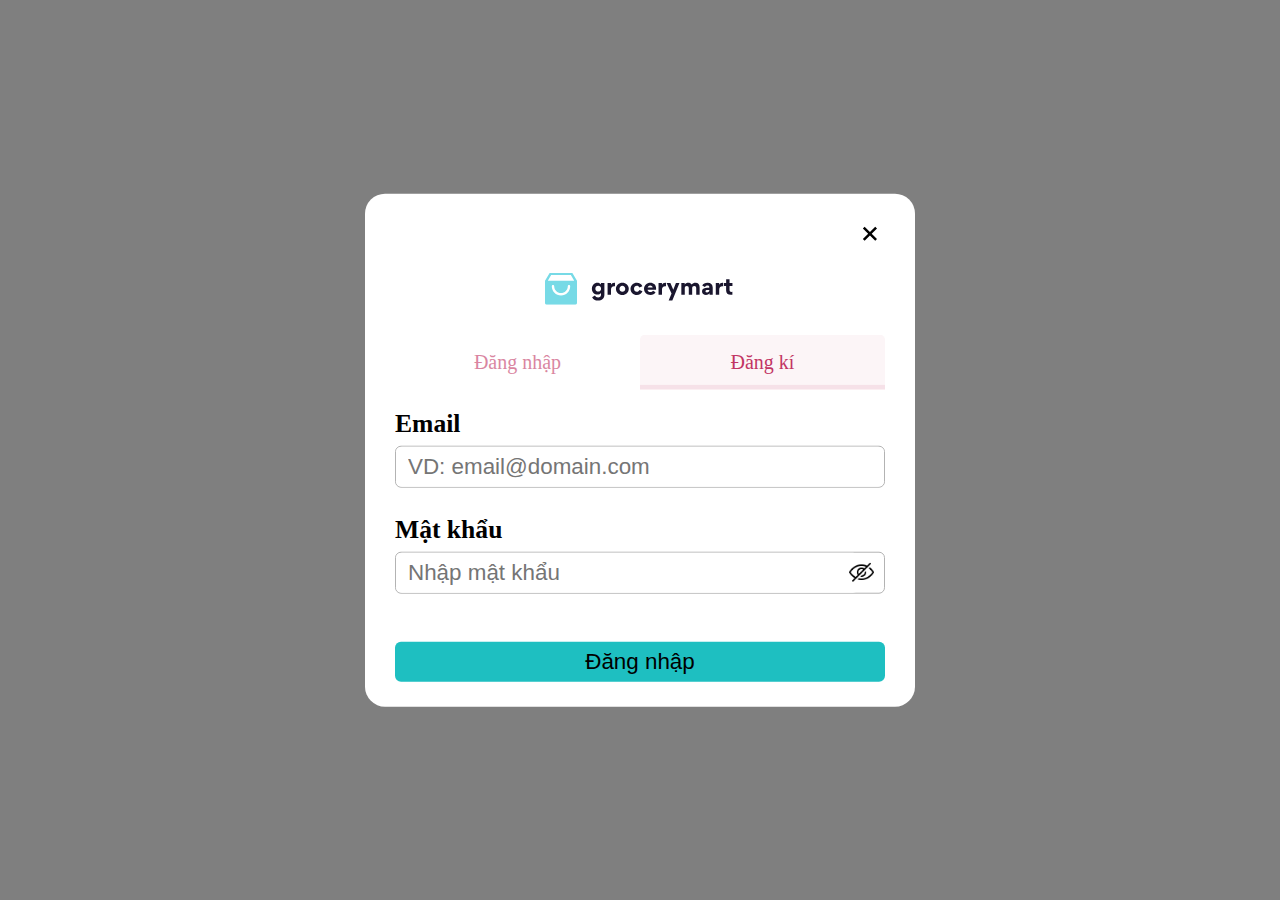
<file: login.html>
<!DOCTYPE html>

<head>
    <meta charset="UTF-8" />

    <title>Login</title>
    <style>
        * {
            box-sizing: border-box;
            margin: 0;
            padding: 0
        }

        .loginBackground {
            width: 100%;
            height: 100%;
            visibility: hidden;
            position: fixed;
            top: 0;
            z-index: 30;
            animation-duration: 0.3s;
            background: rgba(0, 0, 0, 0.5);
        }

        @keyframes backgroundeffect1 {
            0% {
                opacity: 0;
            }

            100% {
                opacity: 1;
            }
        }

        @keyframes backgroundefffect2 {
            0% {
                opacity: 1;
            }

            100% {
                opacity: 0;
            }
        }

        .loginBlock {
            background-color: white;
            width: 550px;
            position: fixed;
            top: 50%;
            left: 50%;
            transform: translate(-50%, -50%);
            padding: 25px 30px;
            display: flex;
            border-radius: 20px;
        }

        .tab {
            font-size: 20px;
            text-align: center;
            color: #c23564;
            opacity: 0.6;
            cursor: pointer;
        }

        .closeLoginBlock {
            text-align: right;
        }

        .closeLoginBlock img {
            width: 30px;
            user-select: none;
        }

        .tabs {
            display: flex;
            position: relative;
            margin-bottom: 20px;
        }

        .tabs .line {
            position: absolute;
            left: 0;
            bottom: 0;
            width: 0;
            height: 6px;
            border-radius: 15px;
            background-color: #c23564;
        }

        .tab-item {
            width: 50%;
            padding: 16px 20px 11px 20px;
            margin: auto;
            font-size: 20px;
            text-align: center;
            color: #c23564;
            background-color: #fff;
            border-top-left-radius: 5px;
            border-top-right-radius: 5px;
            border-bottom: 5px solid transparent;
            opacity: 0.6;
            cursor: pointer;
            user-select: none;
        }

        .tab-item:hover,
        .tab-item.active {
            opacity: 1;
            background-color: rgba(194, 53, 100, 0.05);
            border-color: rgba(194, 53, 100, 0.1);
        }

        .tab-pane {
            display: none;
        }

        .tab-pane.active {
            display: block;
        }

        .form-group {
            display: flex;
            margin-bottom: 16px;
            flex-direction: column;
        }

        .form-label {
            font-weight: 700;
            margin: 0px 0px 7px 0px;
            line-height: 1.8rem;
            font-size: 1.6rem;
            user-select: none;
        }

        .div {
            width: 100%;
            display: flex;
            align-items: center;
            border: 1px solid #b3b3b3;
            border-radius: 6px;
        }

        .div img {
            position: relative;
            left: -10px;
            width: 25px;
            height: 25px;
        }

        .form-control {
            width: 100%;
            height: 40px;
            padding: 8px 12px;
            border: none;
            border-radius: 6px;
            outline: none;
            font-size: 1.4rem;
        }

        .form-submit {
            cursor: pointer;
            margin-top: 20px;
            width: 100%;
            border-radius: 6px;
            font-size: 1.4rem;
            height: 40px;
            background-color: #1ebfc1;
            border: none;
            user-select: none;
        }

        .form-submit:hover {
            background-color: #0ba1a3;
        }

        .form-message {
            margin-top: 2px;
            color: red;
            font-size: 1.4rem;
            height: 10px;
            user-select: none;
        }

        .loginError {
            text-align: center;
            color: red;
            margin: 10px;
            padding: 5px 0px 5px 0px;
        }

        .loginLogo {
            margin-top: 20px;
            display: grid;
            text-align: center;
            justify-items: center;
            user-select: none;
        }
    </style>
</head>

<body>

    <div class="loginBackground" style="visibility: visible; animation-name: backgroundefffect2;">
        <div class="loginBlock" style="display: block;">
            <div class="closeLoginBlock"><img src="./asset/img/bx-x.svg"></div>
            <div class="loginLogo"><img src="./asset/img/header-logo.svg"></div>
            <div class="loginError"></div>
            <div class="tab-form">
                <!-- 2 cái nút để di chuyển qua lại đăng nhập, đăng kí -->
                <div class="tabs">
                    <div class="tab-item">
                        Đăng nhập
                    </div>
                    <div class="tab-item active">
                        Đăng kí
                    </div>
                    <div class="line"></div>
                </div>

                <!-- Tab content -->
                <div class="tab-content">
                    <form action="" method="POST" class="form" id="form-1">
                        <div class="tab-pane active">
                            <div class="form-group">
                                <label for="email1" class="form-label">Email</label>
                                <div class="div">
                                    <input id="email1" name="email" type="text" placeholder="VD: email@domain.com"
                                        class="form-control">
                                </div>
                                <span class="form-message"></span>
                            </div>

                            <div class="form-group">
                                <label for="password1" class="form-label">Mật khẩu</label>
                                <div class="div">
                                    <input id="password1" name="password" type="password" placeholder="Nhập mật khẩu"
                                        class="form-control">
                                    <img class="password1" src="./asset/img/hide.png">
                                </div>
                                <span class="form-message"></span>
                            </div>

                            <button class="form-submit">Đăng nhập</button>
                        </div>
                    </form>
                    <form action="" method="POST" class="form" id="form-2">
                        <div class="tab-pane ">
                            <div class="form-group">
                                <label for="email2" class="form-label">Email</label>
                                <div class="div">
                                    <input id="email2" name="email" type="text" placeholder="VD: email@domain.com"
                                        class="form-control">
                                </div>
                                <span class="form-message"></span>
                            </div>
                            <div class="form-group">
                                <label for="name" class="form-label">Name</label>
                                <div class="div">
                                    <input id="name" name="name" type="text" placeholder="VD: Nguyễn Văn A"
                                        class="form-control">
                                </div>
                                <span class="form-message"></span>
                            </div>
                            <div class="form-group">
                                <label for="password2" class="form-label">Mật khẩu</label>
                                <div class="div">
                                    <input id="password2" name="password" type="password" placeholder="Nhập mật khẩu"
                                        class="form-control">
                                    <img class="password2" src="./asset/img/hide.png">
                                </div>
                                <span class="form-message"></span>
                            </div>

                            <div class="form-group">
                                <label for="password_confirmation" class="form-label">Nhập lại mật khẩu</label>
                                <div class="div">
                                    <input id="password_confirmation" name="password_confirmation"
                                        placeholder="Nhập lại mật khẩu" type="password" class="form-control">
                                    <img class="password_confirmation" src="./asset/img/hide.png">
                                </div>
                                <span class="form-message"></span>
                            </div>

                            <button class="form-submit">Đăng ký</button>
                        </div>
                    </form>
                </div>
            </div>
        </div>
    </div>
    </div>
</body>

</html>
</file>
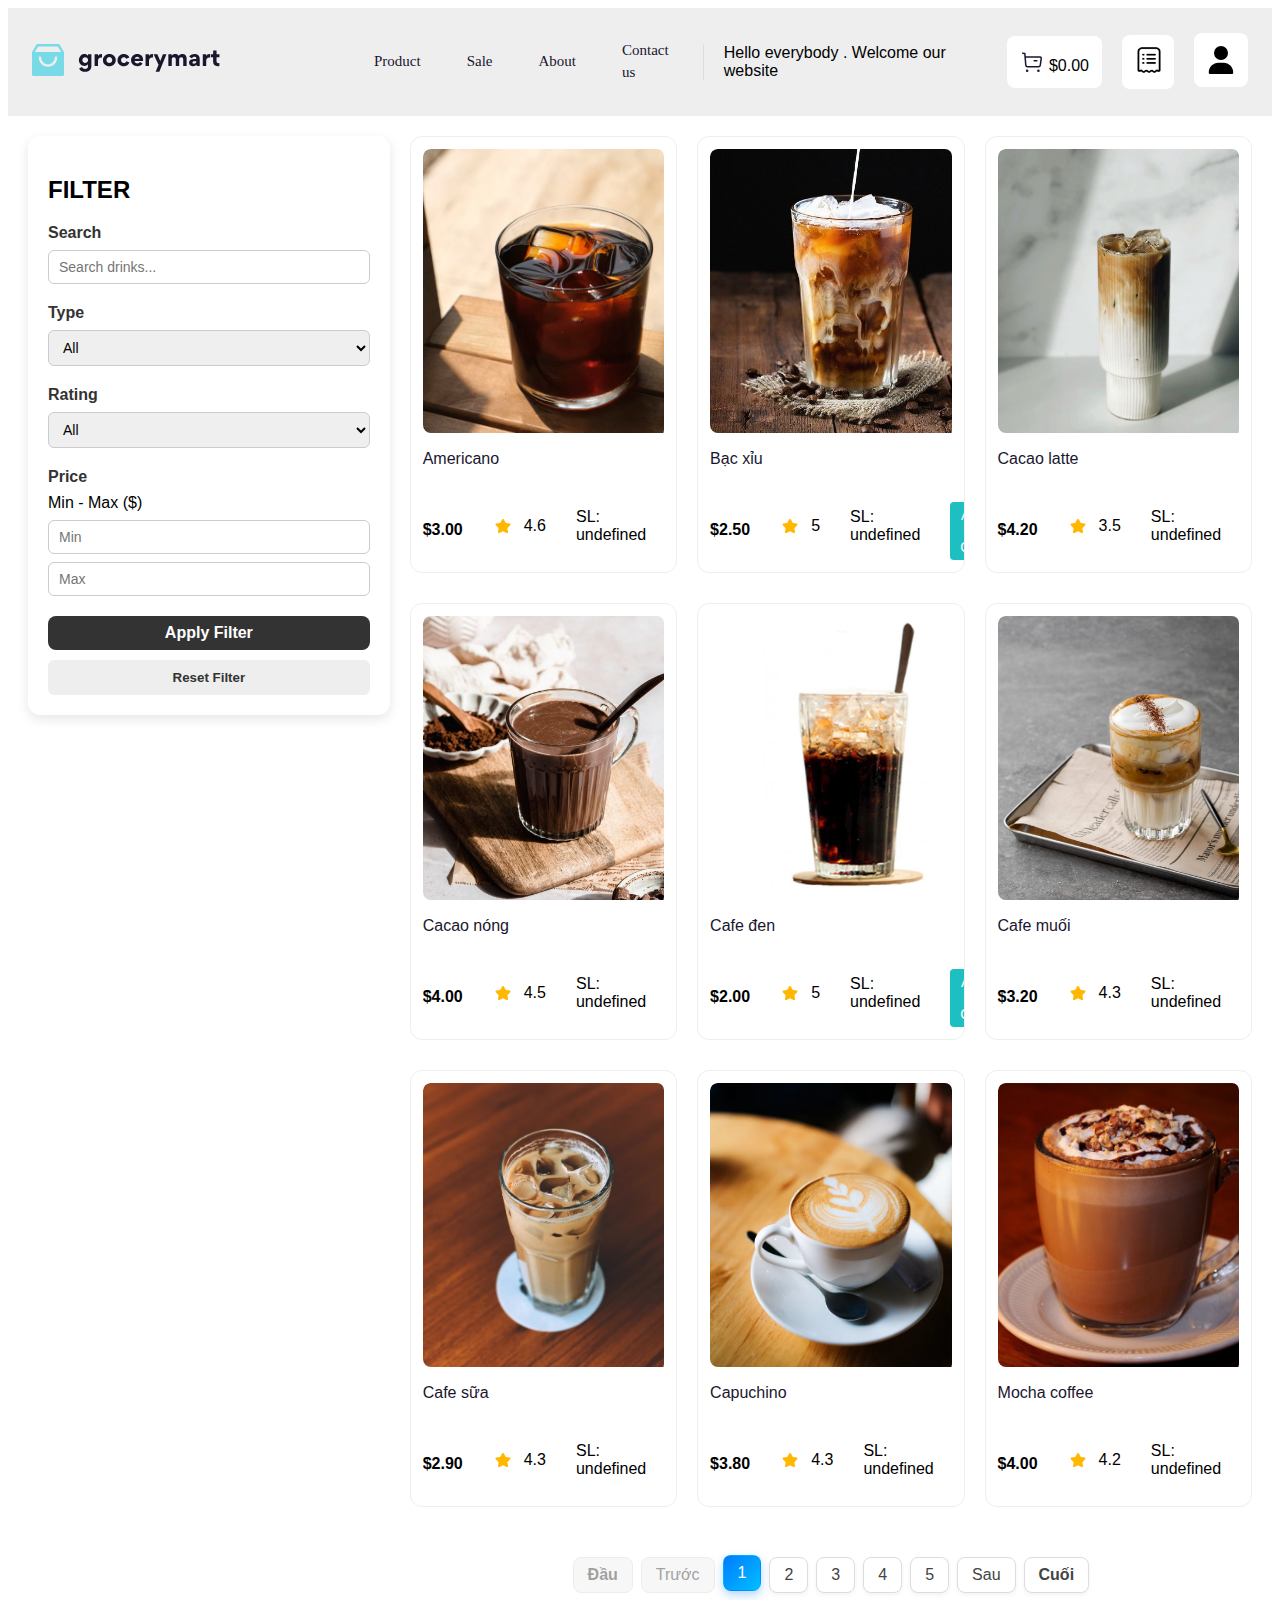
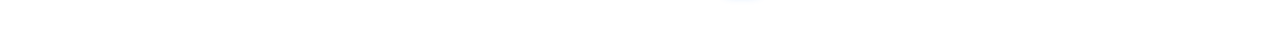
<file: product.html>
<!DOCTYPE html>
<html lang="en">
<head>
  <meta charset="UTF-8" />
  <meta name="viewport" content="width=device-width, initial-scale=1.0" />
  <title>All Drinks</title>
  <link rel="stylesheet" href="./asset/css/style.css" />
  <link rel="stylesheet" href="./asset/css/responsive.css" />
  <link rel="stylesheet" href="./asset/css/product.css" />

</head>
<body>
  <header class="header">
     <div id="header"></div>
  </header>

  <main>
    <!-- Bộ lọc -->
    <aside class="filter-container">
      <h2 id="filter">FILTER</h2>

      <div class="filter-section">
        <h3>Search</h3>
        <input 
          type="text" 
          id="search-input" 
          placeholder="Search drinks..." 
          oninput="handleSearch(this.value)"
        />
      </div>

      <div class="filter-section">
        <h3>Type</h3>
        <select id="filter-type">
          <option value="all">All</option>
          <option value="coffee">Coffee</option>
          <option value="tea">Tea</option>
          <option value="smoothie">Smoothie</option>
          <option value="juice">Juice</option>
        </select>
      </div>

      <div class="filter-section">
        <h3>Rating</h3>
        <select id="filter-rating">
          <option value="0">All</option>
          <option value="5">5 stars</option>
          <option value="4">4 stars & up</option>
          <option value="3">3 stars & up</option>
          <option value="2">2 stars & up</option>
          <option value="1">1 star & up</option>
        </select>
      </div>

      <div class="filter-section">
        <h3>Price</h3>
        <label>Min - Max ($)</label>
        <input type="number" class="price" id="price-min" placeholder="Min" />
        <input type="number" class="price" id="price-max" placeholder="Max" />
      </div>

      <button class="filter-btn" id="apply-filter">Apply Filter</button>
      <button class="reset-btn" id="reset-filter">Reset Filter</button>
    </aside>

    <!-- Danh sách sản phẩm -->
    <section class="product-container">
      <div class="list-show-product"></div>

      <div class="pagnigation">
        <ul class="pagnigation-ul"></ul>
      </div>
    </section>
  </main>

  <script src="./asset/js/product.js"></script>
  <script src="./asset/js/script.js"></script>
  <script src="./asset/js/form.js"></script>
  
  <script src="./asset/js/header.js"></script>
  
</body>
</html>
</file>
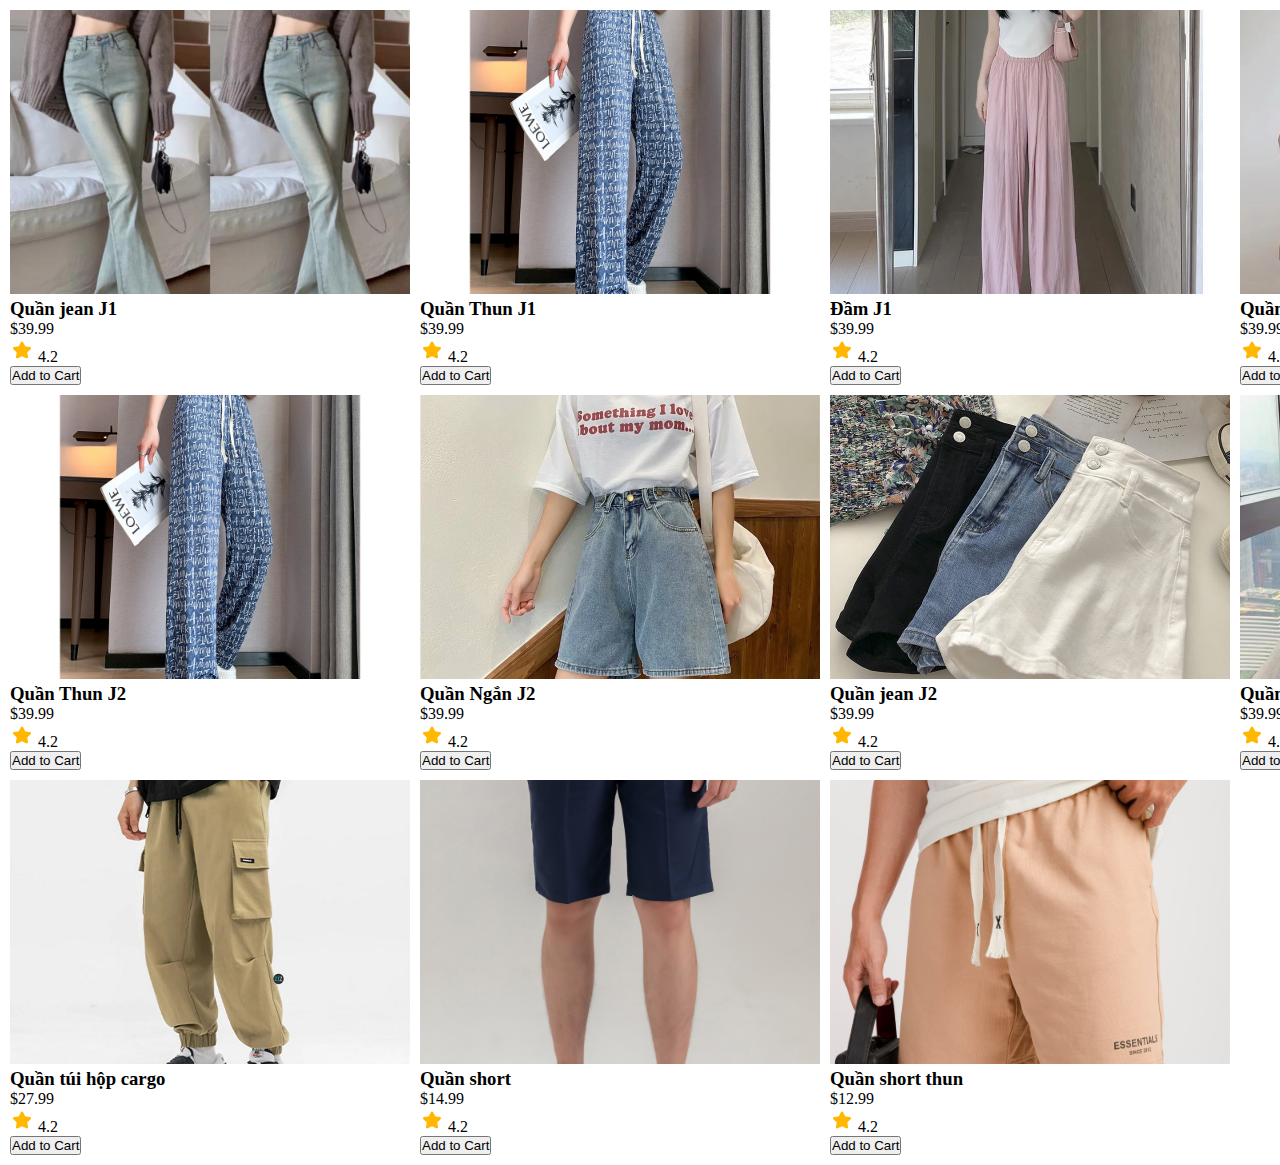
<file: productPants.html>
<!DOCTYPE html>

<head>
    <title>Product Pants</title>
    <style>
        * {
            box-sizing: border-box;
            margin: 0;
            padding: 0;
        }

        .list-show-product {
            display: grid;
            grid-template-columns: repeat(4, 1fr);
            gap: 10px;
            padding: 10px;
        }

        .list-show-product .cart .img-cart {
            width: 400px;
            height: 284px;
            object-fit: cover;
            transition: all 0.5s;
        }
    </style>
</head>

<body>
    <div class="list-show-product">
        <section class="cart">
            <div class="wrap-img-cart">
                <img src="./asset/img/product-pants/pants-201.jpg" alt="Quần jean J1" class="img-cart"
                    onclick="window.location = './details.html?id=9' ">
            </div>
            <h3 class="title">Quần jean J1</h3>
            <div class="row">
                <span class="price">$39.99</span>
                <div class="row-price-star">
                    <img src="./asset/img/main-star.svg" alt="Star Rating" class="star">
                    <span class="star-num">4.2</span>
                </div>
                <button class="add-to-cart-button" onclick="addToCart(9)">Add to Cart</button>
            </div>
        </section>
        <section class="cart">
            <div class="wrap-img-cart">
                <img src="./asset/img/product-pants/pants-206.jpg" alt="Quần Thun J1" class="img-cart"
                    onclick="window.location = './details.html?id=10' ">
            </div>
            <h3 class="title">Quần Thun J1</h3>
            <div class="row">
                <span class="price">$39.99</span>
                <div class="row-price-star">
                    <img src="./asset/img/main-star.svg" alt="Star Rating" class="star">
                    <span class="star-num">4.2</span>
                </div>
                <button class="add-to-cart-button" onclick="addToCart(10)">Add to Cart</button>
            </div>
        </section>
        <section class="cart">
            <div class="wrap-img-cart">
                <img src="./asset/img/product-pants/pants-204.jpg" alt="Đầm J1" class="img-cart"
                    onclick="window.location = './details.html?id=11' ">
            </div>
            <h3 class="title">Đầm J1</h3>
            <div class="row">
                <span class="price">$39.99</span>
                <div class="row-price-star">
                    <img src="./asset/img/main-star.svg" alt="Star Rating" class="star">
                    <span class="star-num">4.2</span>
                </div>
                <button class="add-to-cart-button" onclick="addToCart(11)">Add to Cart</button>
            </div>
        </section>
        <section class="cart">
            <div class="wrap-img-cart">
                <img src="./asset/img/product-pants/pants-205.jpg" alt="Quần ngắn J1" class="img-cart"
                    onclick="window.location = './details.html?id=12' ">
            </div>
            <h3 class="title">Quần ngắn J1</h3>
            <div class="row">
                <span class="price">$39.99</span>
                <div class="row-price-star">
                    <img src="./asset/img/main-star.svg" alt="Star Rating" class="star">
                    <span class="star-num">4.2</span>
                </div>
                <button class="add-to-cart-button" onclick="addToCart(12)">Add to Cart</button>
            </div>
        </section>
        <section class="cart">
            <div class="wrap-img-cart">
                <img src="./asset/img/product-pants/pants-206.jpg" alt="Quần Thun J2" class="img-cart"
                    onclick="window.location = './details.html?id=13' ">
            </div>
            <h3 class="title">Quần Thun J2</h3>
            <div class="row">
                <span class="price">$39.99</span>
                <div class="row-price-star">
                    <img src="./asset/img/main-star.svg" alt="Star Rating" class="star">
                    <span class="star-num">4.2</span>
                </div>
                <button class="add-to-cart-button" onclick="addToCart(13)">Add to Cart</button>
            </div>
        </section>
        <section class="cart">
            <div class="wrap-img-cart">
                <img src="./asset/img/product-pants/pants-207.jpg" alt="Quần Ngắn J2" class="img-cart"
                    onclick="window.location = './details.html?id=14' ">
            </div>
            <h3 class="title">Quần Ngắn J2</h3>
            <div class="row">
                <span class="price">$39.99</span>
                <div class="row-price-star">
                    <img src="./asset/img/main-star.svg" alt="Star Rating" class="star">
                    <span class="star-num">4.2</span>
                </div>
                <button class="add-to-cart-button" onclick="addToCart(14)">Add to Cart</button>
            </div>
        </section>
        <section class="cart">
            <div class="wrap-img-cart">
                <img src="./asset/img/product-pants/pants-208.jpg" alt="Quần jean J2" class="img-cart"
                    onclick="window.location = './details.html?id=15' ">
            </div>
            <h3 class="title">Quần jean J2</h3>
            <div class="row">
                <span class="price">$39.99</span>
                <div class="row-price-star">
                    <img src="./asset/img/main-star.svg" alt="Star Rating" class="star">
                    <span class="star-num">4.2</span>
                </div>
                <button class="add-to-cart-button" onclick="addToCart(15)">Add to Cart</button>
            </div>
        </section>
        <section class="cart">
            <div class="wrap-img-cart">
                <img src="./asset/img/product-pants/pants-209.jpg" alt="Quần jean J3" class="img-cart"
                    onclick="window.location = './details.html?id=16' ">
            </div>
            <h3 class="title">Quần jean J3</h3>
            <div class="row">
                <span class="price">$39.99</span>
                <div class="row-price-star">
                    <img src="./asset/img/main-star.svg" alt="Star Rating" class="star">
                    <span class="star-num">4.2</span>
                </div>
                <button class="add-to-cart-button" onclick="addToCart(16)">Add to Cart</button>
            </div>
        </section>
        <section class="cart">
            <div class="wrap-img-cart">
                <img src="./asset/img/product-pants/pants-210.jpg" alt="Quần túi hộp cargo" class="img-cart"
                    onclick="window.location = './details.html?id=28' ">
            </div>
            <h3 class="title">Quần túi hộp cargo</h3>
            <div class="row">
                <span class="price">$27.99</span>
                <div class="row-price-star">
                    <img src="./asset/img/main-star.svg" alt="Star Rating" class="star">
                    <span class="star-num">4.2</span>
                </div>
                <button class="add-to-cart-button" onclick="addToCart(28)">Add to Cart</button>
            </div>
        </section>
        <section class="cart">
            <div class="wrap-img-cart">
                <img src="./asset/img/product-pants/pants-211.jpg" alt="Quần short" class="img-cart"
                    onclick="window.location = './details.html?id=29' ">
            </div>
            <h3 class="title">Quần short</h3>
            <div class="row">
                <span class="price">$14.99</span>
                <div class="row-price-star">
                    <img src="./asset/img/main-star.svg" alt="Star Rating" class="star">
                    <span class="star-num">4.2</span>
                </div>
                <button class="add-to-cart-button" onclick="addToCart(29)">Add to Cart</button>
            </div>
        </section>
        <section class="cart">
            <div class="wrap-img-cart">
                <img src="./asset/img/product-pants/pants-212.jpg" alt="Quần short thun" class="img-cart"
                    onclick="window.location = './details.html?id=30' ">
            </div>
            <h3 class="title">Quần short thun</h3>
            <div class="row">
                <span class="price">$12.99</span>
                <div class="row-price-star">
                    <img src="./asset/img/main-star.svg" alt="Star Rating" class="star">
                    <span class="star-num">4.2</span>
                </div>
                <button class="add-to-cart-button" onclick="addToCart(30)">Add to Cart</button>
            </div>
        </section>
    </div>
</body>

</html>
</file>
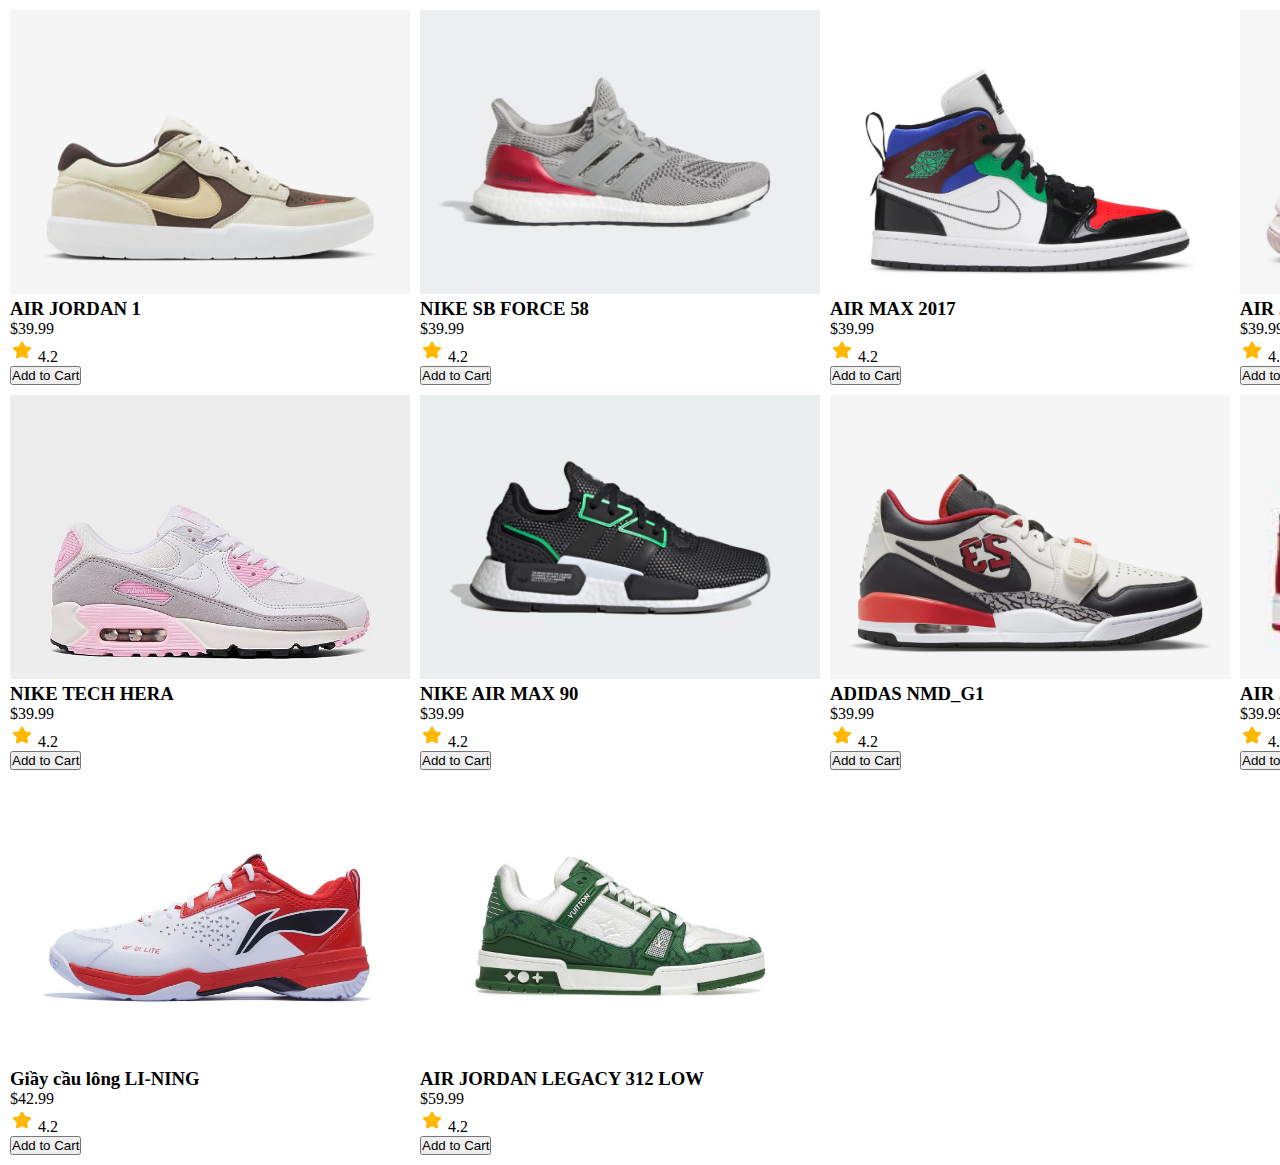
<file: productShoe.html>
<!DOCTYpe html>

<head>
    <title>Product Shoe</title>
    <style>
        * {
            box-sizing: border-box;
            margin: 0;
            padding: 0
        }

        .list-show-product {
            display: grid;
            grid-template-columns: repeat(4, 1fr);
            gap: 10px;
            padding: 10px;
        }

        .list-show-product .cart .img-cart {
            width: 400px;
            height: 284px;
            object-fit: cover;
            transition: all 0.5s;
        }
    </style>
</head>

<body>
    <div class="list-show-product">
        <section class="cart">
            <div class="wrap-img-cart">
                <img src="./asset/img/product-shoe/shoe1.jpg" alt="AIR JORDAN 1" class="img-cart"
                    onclick="window.location = './details.html?id=17' ">
            </div>
            <h3 class="title">AIR JORDAN 1</h3>
            <div class="row">
                <span class="price">$39.99</span>
                <div class="row-price-star">
                    <img src="./asset/img/main-star.svg" alt="Star Rating" class="star">
                    <span class="star-num">4.2</span>
                </div>
                <button class="add-to-cart-button" onclick="addToCart(17)">Add to Cart</button>
            </div>
        </section>
        <section class="cart">
            <div class="wrap-img-cart">
                <img src="./asset/img/product-shoe/shoe2.jpg" alt="NIKE SB FORCE 58" class="img-cart"
                    onclick="window.location = './details.html?id=18' ">
            </div>
            <h3 class="title">NIKE SB FORCE 58</h3>
            <div class="row">
                <span class="price">$39.99</span>
                <div class="row-price-star">
                    <img src="./asset/img/main-star.svg" alt="Star Rating" class="star">
                    <span class="star-num">4.2</span>
                </div>
                <button class="add-to-cart-button" onclick="addToCart(18)">Add to Cart</button>
            </div>
        </section>
        <section class="cart">
            <div class="wrap-img-cart">
                <img src="./asset/img/product-shoe/shoe3.jpg" alt="AIR MAX 2017" class="img-cart"
                    onclick="window.location = './details.html?id=19' ">
            </div>
            <h3 class="title">AIR MAX 2017</h3>
            <div class="row">
                <span class="price">$39.99</span>
                <div class="row-price-star">
                    <img src="./asset/img/main-star.svg" alt="Star Rating" class="star">
                    <span class="star-num">4.2</span>
                </div>
                <button class="add-to-cart-button" onclick="addToCart(19)">Add to Cart</button>
            </div>
        </section>
        <section class="cart">
            <div class="wrap-img-cart">
                <img src="./asset/img/product-shoe/shoe4.jpg" alt="AIR JORDAN 1 MID SE" class="img-cart"
                    onclick="window.location = './details.html?id=20' ">
            </div>
            <h3 class="title">AIR JORDAN 1 MID SE</h3>
            <div class="row">
                <span class="price">$39.99</span>
                <div class="row-price-star">
                    <img src="./asset/img/main-star.svg" alt="Star Rating" class="star">
                    <span class="star-num">4.2</span>
                </div>
                <button class="add-to-cart-button" onclick="addToCart(20)">Add to Cart</button>
            </div>
        </section>
        <section class="cart">
            <div class="wrap-img-cart">
                <img src="./asset/img/product-shoe/shoe5.jpg" alt="NIKE TECH HERA" class="img-cart"
                    onclick="window.location = './details.html?id=21' ">
            </div>
            <h3 class="title">NIKE TECH HERA</h3>
            <div class="row">
                <span class="price">$39.99</span>
                <div class="row-price-star">
                    <img src="./asset/img/main-star.svg" alt="Star Rating" class="star">
                    <span class="star-num">4.2</span>
                </div>
                <button class="add-to-cart-button" onclick="addToCart(21)">Add to Cart</button>
            </div>
        </section>
        <section class="cart">
            <div class="wrap-img-cart">
                <img src="./asset/img/product-shoe/shoe6.jpg" alt="NIKE AIR MAX 90" class="img-cart"
                    onclick="window.location = './details.html?id=22' ">
            </div>
            <h3 class="title">NIKE AIR MAX 90</h3>
            <div class="row">
                <span class="price">$39.99</span>
                <div class="row-price-star">
                    <img src="./asset/img/main-star.svg" alt="Star Rating" class="star">
                    <span class="star-num">4.2</span>
                </div>
                <button class="add-to-cart-button" onclick="addToCart(22)">Add to Cart</button>
            </div>
        </section>
        <section class="cart">
            <div class="wrap-img-cart">
                <img src="./asset/img/product-shoe/shoe7.jpg" alt="ADIDAS NMD_G1" class="img-cart"
                    onclick="window.location = './details.html?id=23' ">
            </div>
            <h3 class="title">ADIDAS NMD_G1</h3>
            <div class="row">
                <span class="price">$39.99</span>
                <div class="row-price-star">
                    <img src="./asset/img/main-star.svg" alt="Star Rating" class="star">
                    <span class="star-num">4.2</span>
                </div>
                <button class="add-to-cart-button" onclick="addToCart(23)">Add to Cart</button>
            </div>
        </section>
        <section class="cart">
            <div class="wrap-img-cart">
                <img src="./asset/img/product-shoe/shoe8.jpg" alt="AIR JORDAN LEGACY 312 LOW" class="img-cart"
                    onclick="window.location = './details.html?id=24' ">
            </div>
            <h3 class="title">AIR JORDAN LEGACY 312 LOW</h3>
            <div class="row">
                <span class="price">$39.99</span>
                <div class="row-price-star">
                    <img src="./asset/img/main-star.svg" alt="Star Rating" class="star">
                    <span class="star-num">4.2</span>
                </div>
                <button class="add-to-cart-button" onclick="addToCart(24)">Add to Cart</button>
            </div>
        </section>
        <section class="cart">
            <div class="wrap-img-cart">
                <img src="./asset/img/product-shoe/shoe9.jpg" alt="Giầy cầu lông LI-NING" class="img-cart"
                    onclick="window.location = './details.html?id=31' ">
            </div>
            <h3 class="title">Giầy cầu lông LI-NING</h3>
            <div class="row">
                <span class="price">$42.99</span>
                <div class="row-price-star">
                    <img src="./asset/img/main-star.svg" alt="Star Rating" class="star">
                    <span class="star-num">4.2</span>
                </div>
                <button class="add-to-cart-button" onclick="addToCart(31)">Add to Cart</button>
            </div>
        </section>
        <section class="cart">
            <div class="wrap-img-cart">
                <img src="./asset/img/product-shoe/shoe10.jpg" alt="AIR JORDAN LEGACY 312 LOW" class="img-cart"
                    onclick="window.location = './details.html?id=32' ">
            </div>
            <h3 class="title">AIR JORDAN LEGACY 312 LOW</h3>
            <div class="row">
                <span class="price">$59.99</span>
                <div class="row-price-star">
                    <img src="./asset/img/main-star.svg" alt="Star Rating" class="star">
                    <span class="star-num">4.2</span>
                </div>
                <button class="add-to-cart-button" onclick="addToCart(32)">Add to Cart</button>
            </div>
        </section>
    </div>
</body>

</html>
</file>
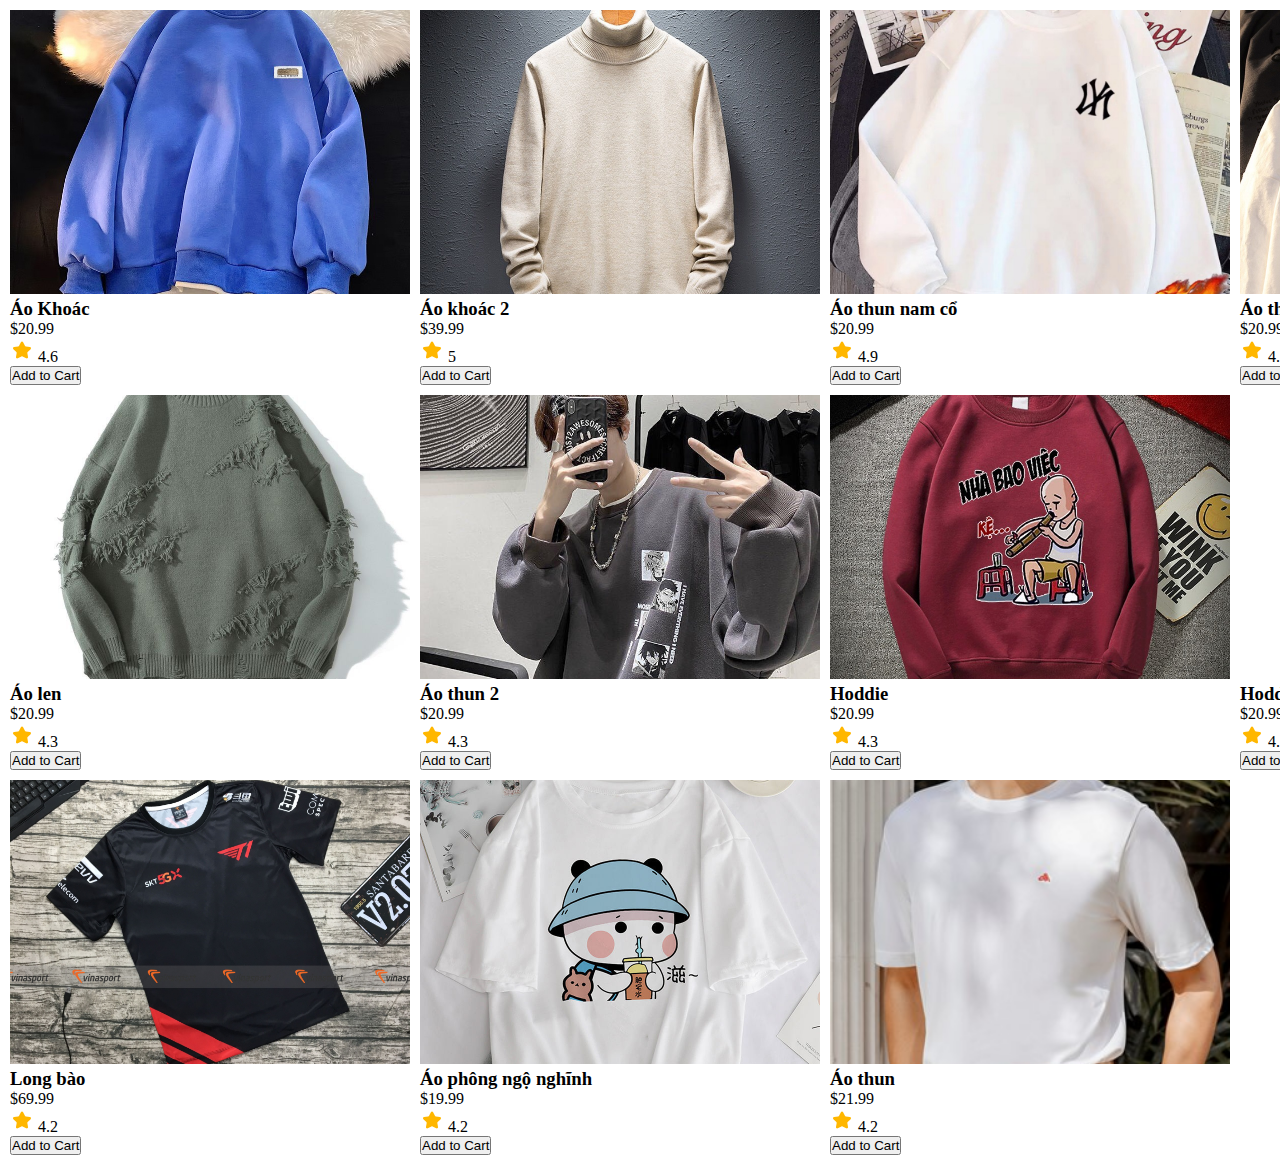
<file: productSweater.html>
<!DOCTYPE html>

<head>
    <title>Product Sweater</title>
    <style>
        * {
            box-sizing: border-box;
            margin: 0;
            padding: 0;
        }

        .list-show-product {
            display: grid;
            grid-template-columns: repeat(4, 1fr);
            gap: 10px;
            padding: 10px;
        }


        .list-show-product .cart .img-cart {
            width: 400px;
            height: 284px;
            object-fit: cover;
            transition: all 0.5s;
        }
    </style>
</head>

<body>
    <!-- display-product -->
    <div class="list-show-product">
        <section class="cart">
            <div class="wrap-img-cart">
                <img src="./asset/img/product-sweater/sweater-101.jpg" alt="Áo Khoác" class="img-cart"
                    onclick="window.location = './details.html?id=1' ">
            </div>
            <h3 class="title">Áo Khoác</h3>
            <div class="row">
                <span class="price">$20.99</span>
                <div class="row-price-star">
                    <img src="./asset/img/main-star.svg" alt="Star Rating" class="star">
                    <span class="star-num">4.6</span>
                </div>
                <button class="add-to-cart-button" onclick="addToCart(1)">Add to Cart</button>
            </div>
        </section>
        <section class="cart">
            <div class="wrap-img-cart">
                <img src="./asset/img/product-sweater/sweater-102.jpg" alt="Áo khoác 2" class="img-cart"
                    onclick="window.location = './details.html?id=2' ">
            </div>
            <h3 class="title">Áo khoác 2</h3>
            <div class="row">
                <span class="price">$39.99</span>
                <div class="row-price-star">
                    <img src="./asset/img/main-star.svg" alt="Star Rating" class="star">
                    <span class="star-num">5</span>
                </div>
                <button class="add-to-cart-button" onclick="addToCart(2)">Add to Cart</button>
            </div>
        </section>
        <section class="cart">
            <div class="wrap-img-cart">
                <img src="./asset/img/product-sweater/sweater-103.jpg" alt="Áo thun nam cổ" class="img-cart"
                    onclick="window.location = './details.html?id=3' ">
            </div>
            <h3 class="title">Áo thun nam cổ</h3>
            <div class="row">
                <span class="price">$20.99</span>
                <div class="row-price-star">
                    <img src="./asset/img/main-star.svg" alt="Star Rating" class="star">
                    <span class="star-num">4.9</span>
                </div>
                <button class="add-to-cart-button" onclick="addToCart(3)">Add to Cart</button>
            </div>
        </section>
        <section class="cart">
            <div class="wrap-img-cart">
                <img src="./asset/img/product-sweater/sweater-104.jpg" alt="Áo thun nam nữ" class="img-cart"
                    onclick="window.location = './details.html?id=4' ">
            </div>
            <h3 class="title">Áo thun nam nữ</h3>
            <div class="row">
                <span class="price">$20.99</span>
                <div class="row-price-star">
                    <img src="./asset/img/main-star.svg" alt="Star Rating" class="star">
                    <span class="star-num">4.8</span>
                </div>
                <button class="add-to-cart-button" onclick="addToCart(4)">Add to Cart</button>
            </div>
        </section>
        <section class="cart">
            <div class="wrap-img-cart">
                <img src="./asset/img/product-sweater/sweater-105.jpg" alt="Áo len" class="img-cart"
                    onclick="window.location = './details.html?id=5' ">
            </div>
            <h3 class="title">Áo len</h3>
            <div class="row">
                <span class="price">$20.99</span>
                <div class="row-price-star">
                    <img src="./asset/img/main-star.svg" alt="Star Rating" class="star">
                    <span class="star-num">4.3</span>
                </div>
                <button class="add-to-cart-button" onclick="addToCart(5)">Add to Cart</button>
            </div>
        </section>
        <section class="cart">
            <div class="wrap-img-cart">
                <img src="./asset/img/product-sweater/sweater-106.jpg" alt="Áo thun 2" class="img-cart"
                    onclick="window.location = './details.html?id=6' ">
            </div>
            <h3 class="title">Áo thun 2</h3>
            <div class="row">
                <span class="price">$20.99</span>
                <div class="row-price-star">
                    <img src="./asset/img/main-star.svg" alt="Star Rating" class="star">
                    <span class="star-num">4.3</span>
                </div>
                <button class="add-to-cart-button" onclick="addToCart(6)">Add to Cart</button>
            </div>
        </section>
        <section class="cart">
            <div class="wrap-img-cart">
                <img src="./asset/img/product-sweater/sweater-107.jpg" alt="Hoddie" class="img-cart"
                    onclick="window.location = './details.html?id=7' ">
            </div>
            <h3 class="title">Hoddie</h3>
            <div class="row">
                <span class="price">$20.99</span>
                <div class="row-price-star">
                    <img src="./asset/img/main-star.svg" alt="Star Rating" class="star">
                    <span class="star-num">4.3</span>
                </div>
                <button class="add-to-cart-button" onclick="addToCart(7)">Add to Cart</button>
            </div>
        </section>
        <section class="cart">
            <div class="wrap-img-cart">
                <img src="./asset/img/product-sweater/sweater-108.jpg" alt="Hoddie nam" class="img-cart"
                    onclick="window.location = './details.html?id=8' ">
            </div>
            <h3 class="title">Hoddie nam</h3>
            <div class="row">
                <span class="price">$20.99</span>
                <div class="row-price-star">
                    <img src="./asset/img/main-star.svg" alt="Star Rating" class="star">
                    <span class="star-num">4.3</span>
                </div>
                <button class="add-to-cart-button" onclick="addToCart(8)">Add to Cart</button>
            </div>
        </section>
        <section class="cart">
            <div class="wrap-img-cart">
                <img src="./asset/img/product-sweater/sweater-109.jpg" alt="Long bào" class="img-cart"
                    onclick="window.location = './details.html?id=25' ">
            </div>
            <h3 class="title">Long bào</h3>
            <div class="row">
                <span class="price">$69.99</span>
                <div class="row-price-star">
                    <img src="./asset/img/main-star.svg" alt="Star Rating" class="star">
                    <span class="star-num">4.2</span>
                </div>
                <button class="add-to-cart-button" onclick="addToCart(25)">Add to Cart</button>
            </div>
        </section>
        <section class="cart">
            <div class="wrap-img-cart">
                <img src="./asset/img/product-sweater/sweater-110.jpg" alt="Áo phông ngộ nghĩnh" class="img-cart"
                    onclick="window.location = './details.html?id=26' ">
            </div>
            <h3 class="title">Áo phông ngộ nghĩnh</h3>
            <div class="row">
                <span class="price">$19.99</span>
                <div class="row-price-star">
                    <img src="./asset/img/main-star.svg" alt="Star Rating" class="star">
                    <span class="star-num">4.2</span>
                </div>
                <button class="add-to-cart-button" onclick="addToCart(26)">Add to Cart</button>
            </div>
        </section>
        <section class="cart">
            <div class="wrap-img-cart">
                <img src="./asset/img/product-sweater/sweater-111.jpg" alt="Áo thun" class="img-cart"
                    onclick="window.location = './details.html?id=27' ">
            </div>
            <h3 class="title">Áo thun</h3>
            <div class="row">
                <span class="price">$21.99</span>
                <div class="row-price-star">
                    <img src="./asset/img/main-star.svg" alt="Star Rating" class="star">
                    <span class="star-num">4.2</span>
                </div>
                <button class="add-to-cart-button" onclick="addToCart(27)">Add to Cart</button>
            </div>
        </section>
    </div>
</body>


</html>
</file>
<file: asset/css/style.css>
*,
::before,
::after {
    box-sizing: border-box;
}

:root {
    --text-color-dark: #1a162e;
    --text-color-light: #9e9da8;
    --btn-color: #ffb700;
    --background-color: #f6f6f6;
    --background-header: #eeeeee;
}

html {
    font-size: 62.5%;
    width: 100%;
    height: 100%;
    scroll-behavior: smooth;
}

body {
    font-size: 1.6rem;
    font-family: "Gordita", sans-serif;
}

/* ========= Common ========= */
.container {
    width: 1340px;
    max-width: calc(100% - 48px);
    margin: 0 auto;
}

.container h1 {
    font-size: 30px;
    height: auto;
}

.hidden {
    display: none;
}

a {
    text-decoration: none;
}

/* ========= Header ========= */

.header {
    background-color: var(--background-header);
    position: sticky;
    top: 0px;
    z-index: 5;
}

.header .container {
    display: flex;
    padding: 20px 0;
    align-items: center;
}

.header .nav {
    margin-left: 144px;
    position: relative;
}

.header ul {
    display: flex;
    gap: 0 32px;
}

.header .sub-menu {
    padding: 12px;
    display: none;
    /* display: block; */
    position: absolute;
    top: 30px;
    background-color: var(--background-header);
}

.header .sub-menu li {
    padding: 4px 8px;
}

.header-product:hover .sub-menu {
    display: block;
}

.header ul li {
    padding: 4px 8px;
}

.header .nav ul li {
    position: relative;
}

.header .nav ul li a::after {
    display: flex;
    content: "";
    position: absolute;
    border-radius: 50%;
    left: 5px;
    bottom: 0px;
    width: 80%;
    height: 2px;
    background-color: #1ebfc1;
    transform: scaleX(0);
    transform-origin: right;
    transition: transform 0.5s;
}

.header .nav ul li:hover > a {
    color: #1ebfc1;
}

.header .nav ul li:hover > a::after {
    transform: scale(1);
    transform-origin: left;
}

.header .nav ul li .arrown {
    position: absolute;
    top: 10px;
    right: -7px;
}

.header ul li a {
    text-decoration: none;
    color: var(--text-color-dark);
    font-family: Gordita;
    font-size: 1.5rem;
    font-weight: 500;
    line-height: 1.46;
}

.header .search-field {
    width: 280px;
    border: none;
    outline: none;
    padding: 0 36px 0 12px;
    font-size: 16px;
    color: var(--text-color-dark);
    border-radius: 8px 0 0 8px;
    border-right: 1px solid #e8dede;
}

.header .btn-search {
    border: none;
    padding: 13px;
    background-color: #fff;
    border-radius: 0 8px 8px 0;
    /* margin-left: 0px; */
}

.header .history {
    height: 54px;
    width: 54px;
    background-color: #fff;
    border-radius: 8px;
    margin-left: 20px;
    cursor: pointer;
}

.header .history:hover {
    background-color: rgba(255, 255, 255, 0.8);
}


.header .icon-list-order {
    width: 50px;
    height: 50px;
    margin-left: 2px;
}

.header .btn-search:hover {
    background-color: #e7e1e1;
}

.header .btn-search:focus ~ .search-field {
    visibility: visible;
}

.header .search-icon {
    width: 24px;
    height: 24px;
}

.header .last-icon {
    display: flex;
    margin-left: auto;
    position: relative;
    align-items: center;
}

.header .last-icon svg {
    position: absolute;
    top: 18px;
    left: 252px;
    color: rgb(182, 175, 175);
}

.header .buy-cart {
    gap: 0 5px;
    display: flex;
    align-items: center;
    padding: 13px;
    background-color: #fff;
    border-radius: 8px;
    margin-left: 20px;
    position: relative;
    cursor: pointer;
}

.header .buy-cart .list-preview {
    padding: 30px;
    position: absolute;
    width: 232px;
    background-color: #fff;
    top: 65px;
    left: -124px;
    border-radius: 20px;
    filter: drop-shadow(0 0 3px rgba(0, 0, 0, 0.2));
    opacity: 0;
    visibility: hidden;
    transition: all 0.3s;
    scale: 0;
    transform-origin: 93% top;
}

.header .buy-cart .list-preview::before {
    content: "";
    position: absolute;
    top: -19px;
    right: 70px;
    border: 10px solid;
    border-color: transparent transparent #fff;
}

.header .buy-cart:hover {
    background-color: rgba(255, 255, 255, 0.8);
}

.header .buy-cart:hover .list-preview {
    opacity: 1;
    visibility: visible;
    scale: 1;
}

.header .buy-cart .list-preview .row-1 {
    display: flex;
    justify-content: space-between;
}

.notification {
    width: 20%;
    position: fixed;
    top: 100px;
    right: 20px;
    padding: 15px;
    background-color: #ffffff;
    color: #000000;
    border-radius: 8px;
    box-shadow: 0 0 10px rgba(0, 0, 0, 0.2);
    display: none;
    z-index: 999;
    font-weight: bold;
    display: flex;
    align-items: center;
    justify-content: center;

}

.header .list-preview .row-1 .you-have {
    color: var(--text-color-dark);
    font-size: 2rem;
    font-weight: 500;
    line-height: 1.45;
}

.header .list-preview .row-1 .see-all {
    color: #0071dc;
    font-family: Gordita;
    font-size: 2rem;
    font-weight: 400;
    line-height: 1, 45;
}

.header .list-preview .row-1 .see-all:hover {
    color: #115da4;
}

.header .list-preview .img-preview {
    margin-top: 20px;
    width: 120px;
    height: 120px;
    object-fit: cover;
    border-radius: 7px;
}

.header .list-preview .row-2 {
    display: flex;
    /* justify-content: space-between; */
    justify-content: flex-start;
    gap: 30px;
}

.header .separate {
    width: 100%;
    height: 1px;
    background-color: #d2d1d6;
    margin: 20px 0;
}

.header .list-preview .row-2 .title {
    margin-top: 14px;
    color: var(--text-color-dark);
    font-family: Gordita;
    font-size: 1.4rem;
    font-weight: 400;
    line-height: 1.42;
}

.header .list-preview .row-2 .quatity {
    padding-left: 35px;
    color: var(--text-color-light);
    font-size: 12px;
}

.header .list-preview .price {
    line-height: 1.46;
}

.header .list-preview .row-2 .price {
    color: var(--text-color-dark);
    margin-top: 6px;
    font-size: 1.5rem;
    font-weight: 500;
}

.header .list-preview .row {
    display: flex;
    justify-content: space-between;
    align-items: center;
}

.header .list-preview .row-3,
.header .list-preview .row-4,
.header .list-preview .row-5 {
    margin-top: 15px;
}

.header .list-preview .row-5 {
    font-size: 2rem;
    font-weight: 500;
}

.checkout-button a {
    color: black;
}

.header .buy-cart .list-preview .checkout-button {
    cursor: pointer;
    padding: 15px 40px;
    border: none;
    border-radius: 50px;
    background: #ffb700;
    color: var(--text-color-dark);
    font-family: Gordita;
    font-size: 2rem;
    font-style: normal;
    font-weight: 500;
    line-height: 1.45;
    display: block;
    margin-left: auto;
    transition: scale 0.2s;
}

.header .buy-cart .list-preview .checkout-button:hover {
    background-color: #f5bb0b;
}

.header .icon-user,
.icon-logout {
    border-radius: 8px;
    padding: 13px;
    background-color: #fff;
    width: 54px;
    height: 54px;
    margin-left: 20px;
    cursor: pointer;
    user-select: none;
}

/* ========= main ========== */
.main {
    background-color: #f6f6f63b;
    padding-bottom: 60px;
    position: relative;
}

.main .bg-main{
    position: absolute;
    top: 0;
    left:0;
    width: 100%;
    height: 100%;
    object-fit: cover;
    z-index: -1;
}

.main .container {
    padding-top: 30px;
}

.main .slider {
    display: flex;
    height: 374px;
    width: 100%;
    overflow: hidden;
    position: relative;
}

.main .slider .btn-left,
.btn-right {
    position: absolute;
    width: 50px;
    height: 50px;
    border: none;
    background: rgba(255, 255, 255, 0.7);
    font-family: inherit;
    color: #333;
    border-radius: 50%;
    height: 5.5rem;
    width: 5.5rem;
    font-size: 3.25rem;
    cursor: pointer;
}

.main .slider .btn-left:hover,
.btn-right:hover {
    background-color: #dfd1d1;
}

.main .slider .btn-left {
    top: 50%;
    left: 10px;
    transform: translateY(-50%);
}

.main .slider .btn-right {
    top: 50%;
    right: 10px;
    transform: translateY(-50%);
}

.main .slide {
    position: absolute;
    top: 0;
    width: 100%;
    transition: all 0.5s;
}

.img-huge {
    height: 374px;
    width: 100%;
    border-radius: 20px;
    object-fit: cover;
    image-rendering: crisp-edges;
    /* object-fit: contain; */
}

.dots {
    position: absolute;
    bottom: 5%;
    left: 50%;
    transform: translateX(-50%);
    display: flex;
}

.dots__dot {
    border: none;
    background-color: #b9b9b9;
    opacity: 0.7;
    height: 1rem;
    width: 1rem;
    border-radius: 50%;
    margin-right: 1.75rem;
    cursor: pointer;
    transition: all 0.5s;

    box-shadow: 0 0.6rem 1.5rem rgba(0, 0, 0, 0.7);
}

.dots__dot:last-child {
    margin: 0;
}

.dots__dot--active {
    background-color: #fff;
    /* background-color: #888; */
    opacity: 1;
}

.main .product .img-product {
    height: 60px;
    width: 70px;
    object-fit: cover;
}

.row {
    display: flex;
    gap: 30px;
}

.recommend {
    margin-top: 40px;
}

.recommend .row {
    margin-top: 20px;
}

.recommend-product {
    display: flex;
    align-items: center;
    background-color: var(--background-header);
    border-radius: 16px;
    padding: 20px;
}

.recommed-product-right {
    padding-left: 15px;
}

.recommed-product-right .price {
    color: var(--text-color-dark);
    font-size: 2.2rem;
    font-weight: 700;
}

.recommed-product-right .desc {
    color: #1a162e;
    font-size: 1.6rem;
    font-style: normal;
    font-weight: 400;
    line-height: 1.5;
    text-align: left;
}

.recommend-product .img-product {
    width: 116px;
    height: 116px;
    border-radius: 4px;
}

.list-show-product {
    display: grid;
    grid-template-columns: repeat(4, 1fr);
    gap: 30px;
}

/* CSS cho giỏ hàng */
/* Thêm các luật CSS sau vào tệp CSS của bạn */

/* Giỏ hàng */
.cart {
    border: 1px solid #ccc;
    padding: 10px;
    margin-bottom: 10px;
    display: flex;
    flex-direction: column;
    overflow: hidden;
    padding: 16px;
    background-color: #fff;
    border-radius: 20px;
}

.list-show-product .cart .wrap-img-cart {
    overflow: hidden;
    border-radius: 7px;
}

/* .cart-container {
   position: relative;
   display: inline-block;
} */

.list-show-product .cart:hover {
    box-shadow: 0px 16px 40px 0px rgba(0, 0, 0, 0.18);
}

/* .list-show-product .cart {
   max-width: 370px;
} */

.cart .title {
    font-size: 18px;
    margin-top: 10px;
}

.cart .brand {
    margin-top: 5px;
}

.cart .row {
    display: flex;
    justify-content: space-between;
    align-items: center;
    width: 100%;
    margin-top: 10px;
}

.cart .price {
    font-weight: bold;
    font-size: 16px;
}

.cart .star {
    width: 20px;
    height: 20px;
    margin-right: 5px;
}

.cart .star-num {
    font-size: 16px;
}

.cart .add-to-cart-button {
    background-color: #1ebfc1;
    color: #fff;
    border: none;
    padding: 5px 10px;
    margin-left: auto;
    margin-top: 10px;
    cursor: pointer;
    font-size: 14px;
    max-width: 100px;
}

.cart .add-to-cart-button:hover {
    background-color: #27b6b9;
    transform: scale(1.05);
}

.cart-icon {
    cursor: pointer;
}

.list-show-product .cart .img-cart {
    width: 280px;
    height: 284px;
    object-fit: cover;
    transition: all 0.5s;
}

.list-show-product .cart .img-cart:hover {
    transform: scale(1.2);
}

.list-show-product .cart .title {
    color: var(--text-color-dark);
    font-size: 1.6rem;
    font-weight: 500;
    line-height: 1.5;
    margin-bottom: 5px;
}

.list-show-product .brand {
    color: var(--text-color-light);
    font-size: 1.5rem;
    font-style: normal;
    font-weight: 400;
    line-height: 1.46;
}

.list-show-product .row {
    justify-content: space-between;
    margin-top: 16px;
    align-items: center;
}

.row-price-star {
    display: flex;
    align-items: center;
    gap: 6px;
}

.no-product-search {
    font-size: 1.8rem;
    padding-left: 5px;
}

/* ========= Create account ============ */
.create-acc {
    background-color: #cceae9;
    margin-top: 50px;
    border-radius: 16px;
}

.create-acc .container {
    padding: 50px 0;
    display: flex;
    gap: 410px;
    align-items: center;
}

.create-acc .title {
    color: #070707;
    font-size: 4.2rem;
    font-weight: 700;
}

.create-acc .desc {
    margin-top: 18px;
    font-size: 1.8rem;
    color: var(--text-color-light);
}

.create-acc .btn {
    padding: 22px 50px;
    color: #fff;
    text-align: center;
    font-size: 1.8rem;
    font-weight: 600;
    border-radius: 14px;
    background: #1ebfc1;
    border: none;
    box-shadow: 0px 10px 50px 0px rgba(0, 0, 0, 0.05);
}

.create-acc .btn:hover {
    opacity: 0.8;
}

/* ======== Footer ========= */
.footer {
    background-color: var(--background-color);
}

.footer .container {
    position: relative;
}

.footer .row {
    display: flex;
    gap: 130px;
    padding-top: 60px;
}

.footer .column .desc {
    margin-top: 18px;
    font-style: normal;
    font-weight: 400;
    font-size: 1.4rem;
    line-height: 1.86;
    width: 267px;
    color: var(--text-color-light);
}

.footer .column .list-icon {
    display: flex;
    margin-top: 18px;
    gap: 18px;
}

.footer .column .list-icon .icon {
    padding: 3px;
    width: 25px;
    height: 25px;
    cursor: pointer;
}

.footer .column .title {
    font-style: normal;
    font-weight: 600;
    font-size: 16px;
    color: var(--text-color-dark);
}

.footer .column .separate {
    margin-top: 14px;
    width: 130px;
    height: 1px;
    background-color: var(--text-color-light);
}

.footer .list-info {
    margin-top: 22px;
}

.footer .column a {
    padding: 6px 0;
    font-weight: 400;
    font-size: 1.4rem;
    line-height: 1.86;
    /* color: var(--text-color-dark); */
    color: #807d74;
}

.footer .column a:hover {
    color: #0071dc;
}

.backToTop {
    position: fixed;
    width: 50px;
    height: 50px;
    border: none;
    background: rgba(255, 255, 255, 0.7);
    font-family: inherit;
    color: #333;
    border-radius: 50%;
    height: 5.5rem;
    width: 5.5rem;
    font-size: 3.25rem;
    cursor: pointer;
    bottom: 20px;
    right: 20px;
}

.backToTop:hover {
    background-color: #dfd1d1;
}

.list-info strong {
    color: var(--text-color-dark);
    font-weight: 600;
}

.separate-last {
    margin: 0 auto;
    margin-top: 38px;
    width: 1170px;
    height: 1px;
    background: #59554b;
}

.desc-last {
    margin-top: 28px;
    font-style: normal;
    font-weight: 400;
    font-size: 1.4rem;
    line-height: 1.86;
    text-align: center;
    color: #807d74;
}

.footer .desc-last {
    padding-bottom: 25px;
}

.row-price-star input {
    font-size: 15px;
}

.add-to-cart-button {
    padding: 10px 10px;
    background-color: #1ebfc1;
    color: #fff;
    border: none;
    border-radius: 4px;
    font-size: 10px;
    cursor: pointer;
}

.cart-container {
    display: none;
}

.cart-container.show-cart {
    display: block;
}

/* Layout cart */
#cart-container table {
    border-collapse: collapse;
    width: 100%;
    table-layout: fixed;
}

#cart-container table thead {
    font-weight: 700;
}

#cart-container table thead td {
    background-color: #2e8aed;
    color: white;
    border: none;
    padding: 4px 0;
}

.title-cart {
    font-weight: 700;
    font-size: 30px;
}

#cart-container table td {
    border: 1px solid #070707;
    text-align: center;
    vertical-align: middle;
}

#cart-container table tbody img {
    width: 80px;
    height: 80px;
    object-fit: cover;
    margin-top: 5px;
}

.lastTableRow td {
    border-color: white !important;
}

.icon-user:hover,
.icon-logout:hover {
    cursor: pointer;
    background-color: rgba(255, 255, 255, 0.8);
}

.loginBackground {
    width: 100%;
    height: 100%;
    visibility: hidden;
    position: fixed;
    top: 0;
    z-index: 30;
    animation-duration: 0.3s;
    background: rgba(0, 0, 0, 0.5);
}

@keyframes backgroundeffect1 {
    0% {
        opacity: 0;
    }

    100% {
        opacity: 1;
    }
}

@keyframes backgroundefffect2 {
    0% {
        opacity: 1;
    }

    100% {
        opacity: 0;
    }
}

.loginBlock {
    background-color: white;
    width: 550px;
    position: fixed;
    top: 50%;
    left: 50%;
    transform: translate(-50%, -50%);
    padding: 25px 30px;
    display: flex;
    display: none;
    border-radius: 20px;
}

.tab {
    font-size: 20px;
    text-align: center;
    color: #c23564;
    opacity: 0.6;
    cursor: pointer;
}

.closeLoginBlock {
    text-align: right;
}

.closeLoginBlock img {
    width: 30px;
    user-select: none;
}

.tabs {
    display: flex;
    position: relative;
    margin-bottom: 20px;
}

.tabs .line {
    position: absolute;
    left: 0;
    bottom: 0;
    width: 0;
    height: 6px;
    border-radius: 15px;
    background-color: #c23564;
}

.tab-item {
    width: 50%;
    padding: 16px 20px 11px 20px;
    margin: auto;
    font-size: 20px;
    text-align: center;
    color: #c23564;
    background-color: #fff;
    border-top-left-radius: 5px;
    border-top-right-radius: 5px;
    border-bottom: 5px solid transparent;
    opacity: 0.6;
    cursor: pointer;
    user-select: none;
}

.tab-item:hover,
.tab-item.active {
    opacity: 1;
    background-color: rgba(194, 53, 100, 0.05);
    border-color: rgba(194, 53, 100, 0.1);
}

.tab-pane {
    display: none;
}

.tab-pane.active {
    display: block;
}

.form-group {
    display: flex;
    margin-bottom: 16px;
    flex-direction: column;
}

.form-label {
    font-weight: 700;
    margin: 0px 0px 7px 0px;
    line-height: 1.8rem;
    font-size: 1.6rem;
    user-select: none;
}

.div {
    width: 100%;
    display: flex;
    align-items: center;
    border: 1px solid #b3b3b3;
    border-radius: 6px;
}

.div img {
    position: relative;
    left: -10px;
    width: 25px;
    height: 25px;
}

.form-control {
    width: 100%;
    height: 40px;
    padding: 8px 12px;
    border: none;
    border-radius: 6px;
    outline: none;
    font-size: 1.4rem;
}

.form-submit {
    cursor: pointer;
    margin-top: 20px;
    width: 100%;
    border-radius: 6px;
    font-size: 1.4rem;
    height: 40px;
    background-color: #1ebfc1;
    border: none;
    user-select: none;
}

.form-submit:hover {
    background-color: #0ba1a3;
}

.form-message {
    margin-top: 2px;
    color: red;
    font-size: 1.4rem;
    height: 10px;
    user-select: none;
}

.loginError {
    text-align: center;
    color: red;
    margin: 10px;
    padding: 5px 0px 5px 0px;
}

.loginLogo {
    margin-top: 20px;
    display: grid;
    text-align: center;
    justify-items: center;
    user-select: none;
}

.row-filer {
    display: flex;
    justify-content: space-between;
    margin-top: 30px;
    gap: 20px;
}

.row-filer .group-form {
    display: flex;
    gap: 20px;
}

.form-item {
    display: flex;
    flex-direction: column;
    position: relative;
}

.form-item label {
    color: var(--text-color-dark);
    font-size: 2rem;
    font-weight: 450;
}

.form-item select,
.form-item input {
    margin-top: 20px;
    height: 37px;
    padding: 7px;
    border-radius: 6px;
    border: 1px solid var(--secondary-color-secondary-3, #d2d1d6);
}

.form-item #name {
    width: 280px;
    padding-right: 35px;
}

.form-item #min,
.form-item #max {
    width: 100px;
}


.form-item > svg {
    color: rgb(182, 175, 175);
    position: absolute;
    top: 49px;
    right: 11px;
}

/* ============ History order ============ */
.historyOrder {
    width: 850px;
    max-height: 500px;
    background-color: #fff;
    position: fixed;
    transform: translate(-50%, -50%);
    border-radius: 20px;
    box-shadow: 0px 16px 40px 0px rgba(0, 0, 0, 0.18);
    overflow: auto;
    overflow: overlay;
    opacity: 0;
    visibility: hidden;
    transition: all 0.3s;
    top: 55%;
    left: 50%;
}

.table-header {
    width: 100%;
    height: 10%;
    background-color: #fff4;
    padding: 0.8rem 1rem;
    justify-content: space-between;
    align-items: center;
}
.table-header .title {
    padding-top: 10px;
    font-size: 2.8rem;
    font-weight: 500;
    text-align: center;
}

.historyOrder.active {
    opacity: 1;
    visibility: visible;
}

.historyOrder .container {
    position: relative;
}
.historyOrder td,th{
    vertical-align: middle;
    text-align: center;
}
.historyOrder .close-history {
    width: 35px;
    height: 35px;
    position: sticky;
    top: 2%;
    left: 100%;
    z-index: 1;
    cursor: pointer;
}
.historyOrder .showmore {
    width: 35px;
    height: 35px;
    z-index: 1;
    cursor: pointer;
}

.historyOrder::-webkit-scrollbar {
    width: 4px;
    height: 50px;
}

.historyOrder::-webkit-scrollbar-thumb {
    border-radius: 50px;
    background-color: #0004;
    visibility: hidden;
}

.historyOrder:hover::-webkit-scrollbar-thumb {
    visibility: visible;
}

.historyOrder table {
    width: 100%;
    text-align: left;
    margin-top: 20px;
}

.historyOrder .img-history {
    width: 100px;
    height: 100px;
    object-fit: cover;
    border-radius: 8px;
    vertical-align: middle;
}

table th {
    position: sticky;
    font-weight: 550;
    top: -3px;
    left: 0px;
    background-color: var(--background-header);
}

table th,
td {
    padding: 20px 5px;
    border-collapse: collapse;
    border-bottom: 1px solid #ccc;
}

/* Trang About về Popup */
.popup {
    position: relative;
    width: 100%;
    height: 100%;
    visibility: hidden;
    top: 0;
    position: fixed;
    display: none;
    animation-duration: 0.3s;
    background: rgba(0, 0, 0, 0.5);
    z-index: 100;
}

#supportPopup .popup-content {
    scroll-behavior: smooth;
    font-family: sans-serif;
    overflow: auto;
    max-height: 610px;
    width: 1340px;
    background-color: white;
    top: 90px;
    /* left: 89px; */
    left: 50%;
    transform: translate(-50%, 0%);
    position: fixed;
    padding: 30px 30px 30px 30px;
    border-radius: 10px;
}

.popup-content .close {
    z-index: 2;
    top: -10px;
    position: sticky;
    display: flex;
    justify-content: center;
    align-items: center;
    margin-left: auto;
    width: 30px;
    height: 30px;
    border-radius: 50%;
    transition: all 0.5s;
}

.popup-content .close:hover {
    background: #1ebfc1;
    transform: scale(1.2);
}

#supportPopup .popup-content .header-popup {
    width: auto;
    background: #e6d7d7;
    padding: 30px;
    display: flex;
    justify-content: center;
    font-weight: 600;
    font-size: 4rem;
    border-top-right-radius: 10px;
    border-top-left-radius: 10px;
    color: #1ebfc1;
}

#supportPopup .popup-content .nav-popup {
    padding: 20px 20px;
    background: #fff0f0;
    display: flex;
    width: auto;
    justify-content: space-between;
}

#supportPopup .popup-content .nav-popup a {
    font-weight: 600;
    font-size: 2.2rem;
    color: #f29eba;
}

#supportPopup .popup-content .nav-popup a:hover {
    color: rgb(0, 247, 255);
    transition: 0.5s;
}

#supportPopup .popup-content #faq {
    position: relative;
    margin-top: 30px;
}

#supportPopup .popup-content .heading {
    z-index: 3;
    font-size: 2.2rem;
    font-size: 900;
    margin-bottom: 16px;
    color: #96b4b3;
}

#supportPopup .popup-content .desc strong {
    font-family: Arial, Helvetica, sans-serif;
    font-weight: 300;
    font-size: 1.8rem;
    color: #c23564;
    line-height: 2;
}

#supportPopup .popup-content .desc {
    font-size: 1.6rem;
    line-height: 1.44;
}

#supportPopup .popup-content #shipping {
    position: relative;
    margin-top: 30px;
}

#supportPopup .popup-content #returns {
    position: relative;
    margin-top: 30px;
}

#supportPopup .popup-content #contact {
    position: relative;
    margin-top: 30px;
}

#faq::after,
#shipping::after,
#returns::after,
#contact::after {
    position: absolute;
    font-weight: 400;
    content: "";
    width: 100%;
    height: 2px;
    background: #f29eba;
    bottom: -15px;
}

#supportPopup .popup-content .fixed-footer {
    z-index: 1;
    position: sticky;
    bottom: -0px;
}

#supportPopup .popup-content .footer-popup {
    width: auto;
    border-radius: 10px;
    margin-top: 16px;
    padding: 30px;
    display: flex;
    justify-content: center;
    background: #e6d7d7;
    color: #1ebfc1;
}

.popup-open {
    overflow: hidden;
}
/*  */
</file>
<file: asset/css/responsive.css>
:root {
    --text-color-dark: #1a162e;
    --text-color-light: #9e9da8;
    --btn-color: #ffb700;
    --background-color: #f6f6f6;
    --background-header: #eeeeee;
}

/* ============ PC ============== */
@media screen and (min-width: 992px) {
    .hide-on-desktop {
        display: none;
    }

    /* Dịch hello user sang phải */
    .header .last-icon .hello {
        margin-left: 20px;
        padding-left: 20px;
        border-left: 1px solid #ddd;
    }

    /* FIX SALE SECTION */
    .sale .row {
        display: grid;
        grid-template-columns: repeat(3, 1fr);
        gap: 20px;
        padding: 0 20px;
    }

    .sale-product {
        display: flex;
        flex-direction: column;
        text-decoration: none;
        border-radius: 8px;
        overflow: hidden;
        transition: transform 0.3s;
        background-color: #f5f5f5;
        box-shadow: 0 2px 8px rgba(0,0,0,0.08);
    }

    .sale-product:hover {
        transform: translateY(-5px);
    }

    .sale-product .img-product {
        width: 100%;
        height: 250px;
        object-fit: contain;
        background-color: #ffffff;
        padding: 10px;
        box-sizing: border-box;
    }

    .sale-product .info {
        padding: 12px;
        background-color: #f5f5f5;
        flex: 1;
        display: flex;
        flex-direction: column;
        justify-content: space-between;
    }

    .sale-product .price {
        display: flex;
        align-items: center;
        gap: 8px;
        margin-bottom: 8px;
        flex-wrap: wrap;
    }

    .sale-product .old-price {
        text-decoration: line-through;
        color: #999;
        font-size: 1.3rem;
    }

    .sale-product .discount {
        background: #ffb700;
        color: #fff;
        padding: 3px 6px;
        border-radius: 4px;
        font-size: 1.1rem;
        font-weight: 600;
    }

    .sale-product .new-price {
        color: #ffb700;
        font-size: 1.6rem;
        font-weight: 600;
    }

    .sale-product .desc {
        font-size: 1.3rem;
        color: var(--text-color-light);
        line-height: 1.3;
    }
}

/* ============ Tablet & mobile ============ */
@media screen and (max-width: 991.98px) {
    /* Ensure menu-content is positioning context and has room for bottom area */
    .header-mobile .menu-content {
        position: fixed;
        inset: 0 40% 0 0;
        transform: translateX(-100%);
        transition: 0.5s;
        display: block;
        background-color: #fff;
        z-index: 100;
        overflow-y: auto; /* allow scrolling so bottom hello won't overlap content */
        max-height: 100vh;
    }

    /* Make container inside menu-content relative so absolute children position correctly
       and reserve space at bottom so content doesn't get covered by hello-mobile */
    .menu-content .container {
        padding: 30px;
        padding-bottom: 220px; /* tăng để chứa 2+ dòng */
    }

    /* Unified hello-mobile style (positioned at bottom of menu panel) */
    .hello-mobile {
        display: flex;
        position: absolute;
        left: 30px;
        right: 30px;
        bottom: 20px;
        min-height: 56px;
        height: auto; /* cho phép mở rộng theo nội dung */
        justify-content: center;
        align-items: center;
        font-family: Gordita, sans-serif;
        font-size: 1.8rem;
        font-weight: 500;
        color: var(--text-color-dark);
        padding: 12px 16px;
        background: #ffffff; /* give background so it's readable and doesn't overlay text */
        border-radius: 8px;
        box-shadow: 0 6px 18px rgba(0,0,0,0.08);
        box-sizing: border-box;
        z-index: 200; /* ensure it's above menu content */
        white-space: normal;       /* cho phép xuống hàng */
        word-break: break-word;    /* ngắt từ nếu cần */
        overflow: visible;         /* không ẩn text */
        text-align: center;
        line-height: 1.2;
    }

    /* Hide desktop hello on tablet & mobile */
    .hello {
        display: none !important;
    }

    /* Show hello inside mobile menu */
    .hello-mobile {
        display: flex;
        font-family: Gordita, sans-serif;
        font-size: 2rem;
        font-weight: 500;
        color: var(--text-color-dark);
        padding: 12px 0;
    }

    /* header */
    .header .nav {
        display: none;
    }
    /* Chỉ ẩn navbar desktop *
    }
    /* Hiện navbar trong menu mobile */
    .header-mobile .navbar {
        display: block;
    }
    .main .main-content {
        width: 100%;
        padding: 20px;
        margin-left: auto;
    }

    .header .logo {
        position: absolute;
        top: 50%;
        left: 50%;
        transform: translate(-50%, -50%);
        margin-right: 100px;
    }

    .header .last-icon svg {
        left: 233px;
    }

    .header .bar {
        width: 30px;
        height: 30px;
        color: #666;
    }
    .bar {
        display: block;
    }

    .header-mobile .logo {
        width: 237px;
    }

    .header-mobile .menu-overlay {
        position: fixed;
        width: 100%;
        height: 100%;
        z-index: 50;
        inset: 0;
        background: rgba(0, 0, 0, 0.5);
        visibility: hidden;
        opacity: 0;
        transition: 0.5s;
    }

    .header-mobile .menu-content {
        position: fixed;
        background-color: #fff;
        inset: 0 40% 0 0;
        z-index: 100;
        transform: translateX(-100%);
        transition: 0.5s;
    }

    .menu-content .container {
        padding: 30px;
    }

    .header-mobile .navbar ul {
        display: flex;
        flex-direction: column;
        gap: 20px;
        margin-top: 30px;
    }

    .header-mobile .navbar ul li {
        display: flex;
        align-items: center;
        gap: 10px;
        padding: 10px 15px;
        border-radius: 8px;
        transition: all 0.3s ease;
    }

    .header-mobile .navbar ul li:hover {
        background: rgba(30, 191, 193, 0.1);
    }

    .header-mobile .navbar ul li p {
        color: var(--text-color-dark);
        font-size: 1.6rem;
        font-weight: 500;
    }

    .header-mobile .navbar ul li .icon {
        width: 24px;
        height: 24px;
        object-fit: cover;
    }

    .header-mobile .nav ul {
        display: flex;
        flex-direction: column;
        gap: 0 32px;
    }

    .header-mobile li {
        padding: 4px 8px;
    }

    .header-mobile ul li {
        padding: 4px 8px;
        width: fit-content;
        position: relative;
    }

    .header-mobile .nav ul li a::after {
        display: flex;
        content: "";
        position: absolute;
        border-radius: 50%;
        left: 5px;
        bottom: 0px;
        width: 80%;
        height: 2px;
        background-color: #1ebfc1;
        transform: scaleX(0);
        transform-origin: right;
        transition: transform 0.5s;
    }

    .header-mobile .nav ul li:hover > a {
        color: #1ebfc1;
    }

    .header-mobile .nav ul li:hover > a::after {
        transform: scale(1);
        transform-origin: left;
    }

    .header-mobile .nav ul li .arrown {
        position: absolute;
        top: 10px;
        right: -7px;
    }

    .header-mobile ul li a {
        text-decoration: none;
        color: var(--text-color-dark);
        font-family: Gordita;
        font-size: 2rem;
        font-weight: 500;
        line-height: 1.46;
    }

    /* thong bao add to cart thanh cong */
    .notification {
        width: 30%;
        justify-content: center;
        align-items: center;
    }

    /* recommend */
    .recommend .row {
        flex-wrap: wrap;
        justify-content: center;
    }

    /* form tim kiem nang cao */
    .row-filer {
        flex-direction: column;
    }

    /* lay out hien thi san pham */
    .list-show-product {
        grid-template-columns: repeat(2, 1fr);
    }

    /* tao account */
    .create-acc .container {
        gap: 0px;
        justify-content: space-between;
    }

    /* footer */
    .footer .row {
        display: flex;
        flex-wrap: wrap;
        gap: 0px;
        padding-top: 60px;
        justify-content: space-between;
    }

    .footer .row .column:last-child {
        margin-top: 42px;
    }

    .separate-last {
        margin: 0 auto;
        margin-top: 38px;
        width: auto;
        height: 1px;
        background: #59554b;
    }

    /* HistoryOrder */
    .historyOrder {
        width: 80%;
    }

    .historyOrder .title {
        font-size: 2.4rem;
    }

    .historyOrder .close-history {
        width: 10%;
        height: 10%;
    }

    .historyOrder .tableHistoryHead {
        width: 80%;
    }

    .historyOrder .container {
        width: 80%;
    }

    .historyOrder .tableHistoryHead th {
        width: fit-content;
    }

    .historyOrder .tableHistoryBody td {
        font-weight: 500;
    }

    /* PopupAbout */
    #supportPopup .popup-content {
        width: 80%;
    }

    #supportPopup .popup-content .header-popup {
        font-size: 2.8rem;
    }

    #supportPopup .popup-content .nav-popup a {
        font-size: 1.8rem;
    }

    /* Sale section responsive */
    .sale {
        padding: 40px 0;
        background-color: #f5f5f5; /* đặt nền cho section */
    }

    .sale .title {
        font-size: 2.4rem;
        margin-bottom: 30px;
        text-align: center;
    }

    .sale .row {
        display: grid;
        grid-template-columns: repeat(auto-fit, minmax(250px, 1fr));
        gap: 20px;
        padding: 0 15px;
    }

    .sale-product {
        display: flex;
        flex-direction: column;
        text-decoration: none;
        border-radius: 8px;
        overflow: hidden;
        transition: transform 0.3s;
        background-color: #f5f5f5; /* nền khung */
        box-shadow: 0 2px 8px rgba(0,0,0,0.08);
    }

    .sale-product:hover {
        transform: translateY(-5px);
    }

    .sale-product .img-product {
        width: 100%;
        height: 220px;
        object-fit: contain;
        background-color: #ffffff; /* nền hình ảnh riêng */
        padding: 10px;
        box-sizing: border-box;
    }

    .sale-product .info {
        padding: 12px;
        background-color: #f5f5f5; /* cùng màu với khung */
        flex: 1;
        display: flex;
        flex-direction: column;
        justify-content: space-between;
    }

    .sale-product .price {
        display: flex;
        align-items: center;
        gap: 8px;
        margin-bottom: 8px;
        flex-wrap: wrap;
    }

    .sale-product .old-price {
        text-decoration: line-through;
        color: #999;
        font-size: 1.3rem;
    }

    .sale-product .discount {
        background: #ffb700;
        color: #fff;
        padding: 3px 6px;
        border-radius: 4px;
        font-size: 1.1rem;
        font-weight: 600;
    }

    .sale-product .new-price {
        color: #ffb700;
        font-size: 1.6rem;
        font-weight: 600;
    }

    .sale-product .desc {
        font-size: 1.3rem;
        color: var(--text-color-light);
        line-height: 1.3;
    }
}

/* ============ Tablet =========== */
@media screen and (min-width: 768px) and (max-width: 991.98px) {
    .hide-on-tablet {
        display: none;
        opacity: 0;
        visibility: hidden;
    }
    .navbar {
        display: none;
    }

    .list-show-product .cart .img-cart {
        width: 400px;
        height: 284px;
        object-fit: cover;
        transition: all 0.5s;
    }
    .historyOrder {
        width: 600px;
        max-height: 560px;
    }


    .sale .row {
        grid-template-columns: repeat(2, 1fr);
        gap: 16px;
    }

    .sale-product .img-product {
        height: 240px;
        object-fit: contain;
        background-color: #ffffff;
        padding: 12px;
        box-sizing: border-box;
    }

    .sale-product .info {
        padding: 14px;

    }
}

/* ============ Mobile =========== */
@media screen and (max-width: 767.98px) {
    .hide-on-mobile {
        display: none;
        opacity: 0;
        visibility: hidden;
    }

    /* header */
    .img-huge .icon{
        height: 150px;
    }

    .header .logo {
        position: absolute;
        top: 50%;
        left: 50%;
        transform: translate(-50%, -50%);
        margin-right: 100px;
    }

    .header .container {
        padding: 16px 0;
    }

    .dots {
        position: absolute;
        top: 129px;
        left: 50%;
        transform: translateX(-50%);
        display: flex;
    }

    /* Main */
    .main .icon-delete-mb {
        color: rgb(182, 175, 175);
    }

    .main .group-search {
        background-color: #fff;
        display: flex;
        justify-content: space-between;
        align-items: center;
        margin-bottom: 10px;
        border-radius: 8px;
        box-shadow: 0px -6px 40px 0px rgba(0, 0, 0, 0.1);
    }

    .group-search .search-field {
        width: auto;
        height: 54px;
        border: none;
        outline: none;
        padding: 0 36px 0 12px;
        font-size: 16px;
        color: var(--text-color-dark);
        border-radius: 8px 0 0 8px;
    }

    .main .group-search .btn-search {
        border: none;
        padding: 13px;
        background-color: #fff;
        border-radius: 0 8px 8px 0;
    }

    /* header mobile */
    .group-cart,
    .group-history {
        display: flex;
        align-items: center;
        gap: 5px;
        padding-bottom: 5px;
    }
    .group-history .icon-list-order {
        width: 30px;
        height: 30px;
    }

    .header-mobile .cart-text {
        text-decoration: none;
        color: var(--text-color-dark);
        font-family: Gordita;
        font-size: 2rem;
        font-weight: 500;
        line-height: 1.46;
        cursor: pointer;
    }
    .header-mobile .cart-text a {
        text-decoration: none;
        color: var(--text-color-dark);
        font-family: Gordita;
        font-size: 2rem;
        font-weight: 500;
        line-height: 1.46;
        cursor: pointer;
    }

    /* slider */
    .main .slider {
        height: 153px;
    }

    .hello-filter .hello-name,
    .hello-filter .hello {
        font-size: 1.8rem;
        align-items: center;
    }

    .list-show-product {
        grid-template-columns: repeat(2, 1fr);
    }

    .buy-cart {
        cursor: pointer;
    }

    .cart {
        margin-bottom: 0;
    }

    .cart-quantity {
        margin-left: 50px;
        font-weight: 500;
    }

    /* form tim kiem nang cao */
    .form-item #name {
        width: 208px;
        padding-right: 35px;
    }

    .form-filter {
        padding: 15px;
    }

    .row-filer {
        margin-top: 15px;
    }

    .form-item select,
    .form-item input {
        margin-top: 10px;
    }

    .form-item > svg {
        top: 40px;
        right: 24px;
    }

    .list-show-product .cart .img-cart {
        width: 400px;
        height: 284px;
        object-fit: cover;
        transition: all 0.5s;
    }

    /* phan tạo account */
    .create-acc .container {
        padding: 30px 0;
        display: flex;
        gap: 57px;
        align-items: center;
        flex-direction: column;
    }

    .create-acc .title {
        color: #070707;
        font-size: 3.2rem;
        font-weight: 700;
    }

    /* Phan footer */
    .footer .row {
        padding-top: 30px;
    }

    .footer .column .list-icon {
        margin-top: 7px;
    }

    .footer .row .column:nth-child(3) {
        margin-top: 42px;
    }

    /* Phan form dang nhap, dang ki */
    .loginBlock {
        width: 314px;
        padding: 15px 20px;
    }

    .loginLogo {
        margin-top: 0px;
    }

    .tab-item {
        width: 50%;
        padding: 16px 20px 11px 20px;
        margin: auto;
        font-size: 15px;
    }

    .form-group {
        margin-bottom: 10px;
    }

    .form-submit {
        margin-top: 10px;
    }

    .loginError {
        margin: 0px;
    }

    .sale {
        padding: 25px 0;
        background-color: #f5f5f5;
    }

    .sale .title {
        font-size: 2rem;
        margin-bottom: 18px;
    }

    .sale .row {
        grid-template-columns: repeat(1, 1fr);
        gap: 12px;
        padding: 0 10px;
    }

    .sale-product {
        background-color: #f5f5f5;
        box-shadow: 0 2px 6px rgba(0,0,0,0.06);
    }

    .sale-product .img-product {
        height: 160px;
        object-fit: contain;
        background-color: #ffffff;
        padding: 8px;
        box-sizing: border-box;
    }

    .sale-product .info {
        padding: 10px;
        background-color: #f5f5f5;
    }

    .sale-product .old-price {
        font-size: 1.1rem;
    }

    .sale-product .discount {
        font-size: 1rem;
        padding: 2px 5px;
    }

    .sale-product .new-price {
        font-size: 1.4rem;
    }

    .sale-product .desc {
        font-size: 1.2rem;
    }
}

@media screen and (max-width: 580px) {
    .sale .row {
        grid-template-columns: repeat(1, 1fr);
        padding: 0 8px;
    }

    .sale-product .img-product {
        height: 140px;
        padding: 6px;
    }

    .sale-product .info {
        padding: 8px;
    }
}
</file>
<file: asset/css/product.css>
main {
      display: flex;
      align-items: flex-start;
      gap: 20px;
      padding: 20px;
    }
    /* .nav { display: none; } */
    .header__nav li::after {
    content: "";
    }
    .nav ul {
      list-style: none;      /*  bỏ dấu chấm */
      margin: 0;             /* bỏ khoảng cách mặc định */
      padding: 0;            /* bỏ thụt đầu dòng mặc định */
      display: flex;         /* các mục nằm ngang */
      gap: 30px;             /* khoảng cách giữa các mục */
      align-items: center;   /* căn giữa theo hàng dọc */
    }



    /* Cột filter chiếm 30% */
    .filter-container {
        background-color: #fff;
        border-radius: 12px;
        padding: 20px;
        width: 30%;
        box-shadow: 0 4px 12px rgba(0,0,0,0.1);
        }

        .filter-section {
        margin-bottom: 20px;
        }

        .filter-section h3 {
        margin-bottom: 8px;
        font-size: 16px;
        font-weight: 600;
        color: #333;
        }

        .filter-section input,
        .filter-section select {
        width: 100%;
        padding: 8px 10px;
        border: 1px solid #ccc;
        border-radius: 6px;
        font-size: 14px;
        transition: border 0.2s ease;
        }

        .filter-section input:focus,
        .filter-section select:focus {
        border-color: #007bff;
        outline: none;
        }

        .filter-actions {
        display: flex;
        gap: 10px;
        justify-content: space-between;
        }

        .filter-btn,
        .reset-btn {
        flex: 1;
        padding: 10px 0;
        font-weight: 600;
        border: none;
        border-radius: 6px;
        cursor: pointer;
        transition: all 0.3s ease;
        }

        .filter-btn {
        background: linear-gradient(135deg, #007bff, #00bfff);
        color: #fff;
        }

        .reset-btn {
        margin-top: 10px;
        background: #eee;
        color: #333;
        width: 100%;
        }

        .reset-btn:hover {
        background: #ddd;
        }

        .filter-btn:hover {
        background: linear-gradient(135deg, #0062cc, #0099cc);
        }

        .price {
        margin-top: 8px;
        }
    /* Danh sách sản phẩm chiếm 70% */
    .product-container {
      width: 70%;
    }

    .list-show-product {
      display: grid;
      grid-template-columns: repeat(3, 1fr);
      gap: 20px;
    }

    .cart {
      border: 1px solid #eee;
      padding: 12px;
      border-radius: 12px;
      background: #fff;
      transition: transform 0.2s ease;
      cursor: pointer;
    }

    .cart:hover {
      transform: scale(1.03);
    }

    .wrap-img-cart img {
      width: 100%;
      border-radius: 8px;
      object-fit: cover;
    }

    /* Pagination */
    .pagnigation {
    display: flex;
    justify-content: center;
    margin: 40px 0;
    font-family: "Poppins", sans-serif;
    }

    /* Pagination List */
    .pagnigation-ul {
    display: flex;
    align-items: center;
    gap: 8px;
    list-style: none;
    padding: 0;
    margin: 0;
    }

    /* Pagination Items */
    .pagnigation-ul li {
    padding: 8px 14px;
    border-radius: 8px;
    border: 1px solid #ddd;
    background-color: #fff;
    color: #444;
    cursor: pointer;
    transition: all 0.25s ease;
    font-weight: 500;
    box-shadow: 0 2px 4px rgba(0,0,0,0.05);
    }

    /* Hover effect */
    .pagnigation-ul li:hover:not(.active):not(.disabled) {
    background-color: #f7f7f7;
    transform: translateY(-2px);
    box-shadow: 0 4px 8px rgba(0,0,0,0.08);
    }

    /* Active Page */
    .pagnigation-ul li.active {
    background: linear-gradient(135deg, #007bff, #00bfff);
    color: #fff;
    border-color: transparent;
    box-shadow: 0 4px 10px rgba(0,123,255,0.3);
    transform: translateY(-2px);
    }

    /* Disabled Button */
    .pagnigation-ul li.disabled {
    opacity: 0.5;
    cursor: not-allowed;
    background: #f0f0f0;
    box-shadow: none;
    }

    /* Optional: add subtle spacing */
    .pagnigation-ul li:first-child,
    .pagnigation-ul li:last-child {
    font-weight: 600;
    }

    .filter-btn {
      width: 100%;
      padding: 8px;
      background: #333;
      color: white;
      border: none;
      border-radius: 8px;
      cursor: pointer;
      font-size: 16px;
    }

    .filter-btn:hover {
      background: #555;
    }
</file>
<file: asset/font/stylesheet.css>
@font-face {
    font-family: 'Gordita';
    src: url('Gordita-BlackItalic.woff2') format('woff2'),
        url('Gordita-BlackItalic.woff') format('woff');
    font-weight: 900;
    font-style: italic;
    font-display: swap;
}

@font-face {
    font-family: 'Gordita';
    src: url('Gordita-BoldItalic.woff2') format('woff2'),
        url('Gordita-BoldItalic.woff') format('woff');
    font-weight: bold;
    font-style: italic;
    font-display: swap;
}

@font-face {
    font-family: 'Gordita';
    src: url('Gordita-LightItalic.woff2') format('woff2'),
        url('Gordita-LightItalic.woff') format('woff');
    font-weight: 300;
    font-style: italic;
    font-display: swap;
}

@font-face {
    font-family: 'Gordita';
    src: url('Gordita-Bold.woff2') format('woff2'),
        url('Gordita-Bold.woff') format('woff');
    font-weight: bold;
    font-style: normal;
    font-display: swap;
}

@font-face {
    font-family: 'Gordita';
    src: url('Gordita-Light.woff2') format('woff2'),
        url('Gordita-Light.woff') format('woff');
    font-weight: 300;
    font-style: normal;
    font-display: swap;
}

@font-face {
    font-family: 'Gordita';
    src: url('Gordita-Black.woff2') format('woff2'),
        url('Gordita-Black.woff') format('woff');
    font-weight: 900;
    font-style: normal;
    font-display: swap;
}

@font-face {
    font-family: 'Gordita';
    src: url('Gordita-Regular.woff2') format('woff2'),
        url('Gordita-Regular.woff') format('woff');
    font-weight: normal;
    font-style: normal;
    font-display: swap;
}

@font-face {
    font-family: 'Gordita';
    src: url('Gordita-MediumItalic.woff2') format('woff2'),
        url('Gordita-MediumItalic.woff') format('woff');
    font-weight: 500;
    font-style: italic;
    font-display: swap;
}

@font-face {
    font-family: 'Gordita';
    src: url('Gordita-Italic.woff2') format('woff2'),
        url('Gordita-Italic.woff') format('woff');
    font-weight: normal;
    font-style: italic;
    font-display: swap;
}

@font-face {
    font-family: 'Gordita';
    src: url('Gordita-Medium.woff2') format('woff2'),
        url('Gordita-Medium.woff') format('woff');
    font-weight: 500;
    font-style: normal;
    font-display: swap;
}
</file>
<file: asset/css/admin.css>
*,
::before,
::after {
   box-sizing: border-box;
}

:root {
   --text-color-dark: #1A162E;
   --text-color-light: #9E9DA8;
   --btn-color: #FFB700;
   --background-color: #F6F6F6;
   --background-header: #EEEEEE;
}

html {
   font-size: 62.5%;
   width: 100%;
   height: 100%;
   scroll-behavior: smooth;
}

body {
   font-size: 1.6rem;
   font-family: 'Gordita', sans-serif;
}

/* ========= Common ========= */
.container {
   width: 1340px;
   max-width: calc(100% - 48px);
   margin: 0 auto;
}

a {
   text-decoration: none;
}

.hidden {
   display: none;
}

/* ========= Header ========= */

.header {
   background-color: var(--background-header);
   /* Header cố định */
   position: fixed; 
   left: 0px;
   top: 0px;
   width: 100%;
   z-index: 1;
}

.header .container {
   display: flex;
   align-items: center;
   padding: 25px 0;
}

.header .title {
   font-size: 30px;
}

.header .div-title {
   margin: 0 auto;
}

.main .container {
   display: flex;
}

.main {
   background-color: var(--background-color);
   z-index: 0;
   min-height: calc(100vh - 80px);
   padding-top: 150px;
}

.main .navbar {
   width: 20%;
   margin-top: 150px;
   position: fixed;
   top: 0px;
   left: 40px;
   z-index: 0;
   
}

.main .navbar ul li {
   font-size: 16px;
   font-style: normal;
   font-weight: 700;
   line-height: 24px;
   padding: 20px;
   padding-left: 0;
   position: relative;
   width: fit-content;
   display: flex;
   align-items: center;
   gap: 6px;
   cursor: pointer;
   user-select: none; 
}

.main .navbar .logout-relative {
   position: relative;
}

.main .navbar .icon {
   width: 18px;
   height: 18px;
   object-fit: cover;
}

.main .navbar ul li p {
   color: var(--text-color-dark);
}

.navbar ul li p::after {
   display: flex;
   content: "";
   position: absolute;
   border-radius: 50%;
   left: 0px;
   bottom: 13px;
   width: 90%;
   height: 2px;
   background-color: #1EBFC1;
   transform: scaleX(0);
   transform-origin: right;
   transition: transform 0.5s;
}

.navbar ul li:hover>p {
   color: #1EBFC1;
}

.navbar ul li:hover>p::after {
   transform: scale(1);
   transform-origin: left;
}

.main .main-content {
   width: 80%;
   padding: 20px;
   margin-left: auto;
}

.main-content .contain-product {
   display: flex;
   flex-direction: column;
   gap: 10px;
}

.main-content .product {
   padding: 20px;
   display: flex;
   justify-content: space-between;
   align-items: center;
   background-color: #fff;
   border-radius: 20px;
}

.main-content .product:hover {
   box-shadow: 0px 16px 40px 0px rgba(0, 0, 0, 0.18)
}

.main-content .product .img-product {
   width: 110px;
   height: 100px;
   object-fit: cover;
   border-radius: 10px;
}

.main-content .product .img-history {
   width: 110px;
   height: 100px;
   object-fit: cover;
   border-radius: 10px;
}

.main-content .product .name {
   font-size: 19px;
}

.main-content .add-btn {
   padding: 5px 20px;
   background-color: rgb(31, 101, 251);
   border-radius: 5px;
   border: none;
   color: #fff;
   font-size: 20px;
   max-width: 200px;
   cursor: pointer;
   box-shadow: inset 2px 2px 2px 0px rgba(255, 255, 255, .5),
      7px 7px 20px 0px rgba(0, 0, 0, .1),
      4px 4px 5px 0px rgba(0, 0, 0, .1);
   transition: all 0.3s ease;
}
/* Thêm CSS này vào file của bạn */
.product.product-hidden {
  opacity: 0.5;
  border: 1px dashed #999;
}
.main-content .product .edit-btn,
.main-content .product .hide-btn,
.main-content .product .delete-btn {
   padding: 10px 20px;
   padding-right: 45px;
   color: #fff;
   border: none;
   border-radius: 5px;
   font-size: 20px;
   position: relative;
   cursor: pointer;
   box-shadow: inset 2px 2px 2px 0px rgba(255, 255, 255, .5),
      7px 7px 20px 0px rgba(0, 0, 0, .1),
      4px 4px 5px 0px rgba(0, 0, 0, .1);
   transition: all 0.3s ease;
}

.main-content .group-btn {
   display: flex;
   gap: 15px;
}

.main-content .product .edit-btn {
   background-color: rgb(31, 101, 251);
}
.hide-btn {
  background-color: #e2c611; /* Màu vàng cam cho nút "Ẩn" */
  color: white;
  border: none;
}

.show-btn {
  background-color: #4caf50; /* Màu xanh cho nút "Hiện" */
  color: white;
  border: none;
}

.main-content .product .delete-btn {
   background-color: #dc3139;
}

.main-content .product .icon-edit,
.main-content .product .icon-hide,
.main-content .product .icon-delete {
   width: 30px;
   height: 30px;
   position: absolute;
   top: 5px;
   right: 3px;
}

.add-btn:hover,
.edit-btn:hover,
.delete-btn:hover {
   box-shadow: 4px 4px 6px 0 rgba(255, 255, 255, .5),
      -4px -4px 6px 0 rgba(116, 125, 136, .5),
      inset -4px -4px 6px 0 rgba(255, 255, 255, .2),
      inset 4px 4px 6px 0 rgba(0, 0, 0, .4);
}

.main-content .product .edit-btn:hover {
   box-shadow: 4px 4px 6px 0 rgba(255, 255, 255, .5),
      -4px -4px 6px 0 rgba(116, 125, 136, .5),
      inset -4px -4px 6px 0 rgba(255, 255, 255, .2),
      inset 4px 4px 6px 0 rgba(0, 0, 0, .4);
}

.main-content .product .delete-btn:hover {
   box-shadow: 4px 4px 6px 0 rgba(255, 255, 255, .5),
      -4px -4px 6px 0 rgba(116, 125, 136, .5),
      inset -4px -4px 6px 0 rgba(255, 255, 255, .2),
      inset 4px 4px 6px 0 rgba(0, 0, 0, .4);
}

.add-product-search {
   display: flex;
   justify-content: space-between;
   margin-bottom: 20px;
}

.add-product-search .search {
   display: flex;
   position: relative;
}

.add-product-search .search .icon-delete {
   position: absolute;
   color: rgb(182, 175, 175);
   top: 19px;
   right: 62px;

}

.add-product-search .search-field {
   width: 280px;
   border: none;
   outline: none;
   padding: 0 12px;
   font-size: 16px;
   color: var(--text-color-dark);
   border-radius: 8px 0 0 8px;
   border-right: 1px solid #e8dede;
}

.add-product-search .btn-search {
   border: none;
   padding: 13px;
   background-color: #fff;
   border-radius: 0 8px 8px 0;
}

.add-product-search .btn-search:hover {
   background-color: #e7e1e1;
}

.add-product-search .search-icon {
   width: 24px;
   height: 24px;
}

/* ========= xử lí form ============= */
.add-edit-product-background-form {
   width: 100%;
   height: 100%;
   visibility: hidden;
   opacity: 0;
   position: fixed;
   top: 0;
   z-index: 99999;
   transition: 0.3s;
   background: rgba(0, 0, 0, 0.5);
   backdrop-filter: blur(1px);
}

.animate {
   visibility: visible;
   opacity: 1;
}

.add-edit-product-form {
   position: relative;
   position: fixed;
   background-color: #fff;
   padding: 30px;
   width: 550px;
   top: 50%;
   left: 50%;
   transform: translate(-50%, -50%);
   border-radius: 20px;
   box-shadow: inset 2px 2px 2px 0px rgba(255, 255, 255, .5),
      7px 7px 20px 0px rgba(0, 0, 0, .1),
      4px 4px 5px 0px rgba(0, 0, 0, .1);
}

.add-edit-product-form .head-form {
   display: flex;
   justify-content: space-between;
   align-items: center;
}

.head-form .title {
   color: rgb(34 96 218);
   font-size: 40px;
   font-weight: 700;
   margin-bottom: 15px;
}

.head-form .closeImg {
   width: 35px;
   height: 35px;
   cursor: pointer;
   padding: 5px;
}

.form-group {
   display: flex;
   flex-direction: column;
   margin-bottom: 16px;
}

.form-group .type-product {
   padding: 10px;
}

.form-label {
   font-weight: 700;
   margin: 0px 0px 7px 0px;
   line-height: 1.8rem;
   font-size: 1.6rem;
   user-select: none;
}

.div {
   border: 1px solid #b3b3b3;
   border-radius: 6px;
}

.form-input {
   width: 100%;
   height: 40px;
   padding: 8px 12px;
   border: none;
   outline: none;
   border-radius: 6px;
   outline: none;
   font-size: 1.4rem;
}

.form-select {
   width: 100%;
   height: 40px;
   padding: 8px 12px;
   border: none;
   outline: none;
   border-radius: 6px;
   outline: none;
   font-size: 1.4rem;
}

.btn-save {
   font-weight: 700;
   width: 100%;
   font-size: 16px;
   padding: 5px;
   background-color: rgb(34 96 218);
   border: none;
   border-radius: 5px;
   box-shadow: inset 2px 2px 2px 0px rgba(255, 255, 255, .5),
      7px 7px 20px 0px rgba(0, 0, 0, .1),
      4px 4px 5px 0px rgba(0, 0, 0, .1);
   transition: all 0.3s ease;
}

.btn-save:hover {
   box-shadow: 4px 4px 6px 0 rgba(255, 255, 255, .5),
      -4px -4px 6px 0 rgba(116, 125, 136, .5),
      inset -4px -4px 6px 0 rgba(255, 255, 255, .2),
      inset 4px 4px 6px 0 rgba(0, 0, 0, .4);
}

/* ========== CSS phan toast ============= */

.toast {
   position: fixed;
   bottom: 35px;
   left: 30px;
   border-radius: 12px;
   background: #fff;
   padding: 20px 35px 20px 25px;
   box-shadow: 0 5px 10px rgba(0, 0, 0, 0.1);
   border-left: 6px solid #4070f4;
   overflow: hidden;
   transform: translateX(calc(-100% - 30px));
   transition: all 0.5s cubic-bezier(0.68, -0.55, 0.265, 1.35);
}

.toast.active {
   transform: translateX(0%);
}

.toast .toast-content {
   display: flex;
   align-items: center;
}

.toast-content .check {
   display: flex;
   align-items: center;
   justify-content: center;
   height: 35px;
   width: 35px;
   background-color: #4070f4;
   color: #fff;
   font-size: 20px;
   border-radius: 50%;
}

.toast-content .message {
   display: flex;
   flex-direction: column;
   margin: 0 20px;
}

.message .text {
   font-size: 20px;
   font-weight: 400;
   ;
   color: #666666;
}

.message .text.text-1 {
   font-weight: 600;
   color: #333;
}

.toast .close {
   position: absolute;
   top: 10px;
   right: 15px;
   padding: 5px;
   cursor: pointer;
   opacity: 0.7;
}

.toast .close:hover {
   opacity: 1;
}

.toast .progress {
   position: absolute;
   bottom: 0;
   left: 0;
   height: 3px;
   width: 100%;
   background: #ddd;
}

.toast .progress:before {
   content: '';
   position: absolute;
   bottom: 0;
   right: 0;
   height: 100%;
   width: 100%;
   background-color: #4070f4;
}

.progress.active:before {
   animation: progress 2.5s linear forwards;
}

@keyframes progress {
   100% {
      right: 100%;
   }
}

.form-error {
   color: red;
}

.userTable {
   text-align: center;
   width: 100%;
}

.userTable th {
   padding: 10px 0px;
}

.userTable td {
   padding: 25px 0px;
}

.historyOrder {
   margin: 20px;
   background-color: #fff;
   border-radius: 20px;
   box-shadow: 0px 16px 40px 0px rgba(0, 0, 0, 0.18);
}

.table-header {
   width: 100%;
   height: 10%;
   background-color: #fff4;
   padding: 0.8rem 1rem;
   justify-content: space-between;
   align-items: center;
}

.table-header .title {
   padding-top: 10px;
   font-size: 2.8rem;
   font-weight: 500;
   text-align: center;
}

.historyOrder .container {
   position: relative;
}

.historyOrder table {
   width: 100%;
   text-align: left;
   margin-top: 20px;
}

.historyOrder .img-history {
   width: 100px;
   height: 100px;
   object-fit: cover;
   border-radius: 8px;
   vertical-align: middle;
}

table th {
   position: sticky;
   font-weight: 550;
   top: -3px;
   left: 0px;
   background-color: var(--background-header);
}

table th,
td {
   padding: 20px 5px;
   border-collapse: collapse;
   border-bottom: 1px solid #ccc;
}

.helloUser-Order {
   font-size: 25px;
   padding: 25px;
   padding-bottom: 0px;
   display: flex;
   justify-content: space-between;
   gap: 0px;
}

.helloUser-Order .sub-hello {
   display: flex;
   gap: 342px;

}

.fee_shipping {
   font-size: 15px;
   margin-top: 7px;
}

.adminAcceptOrder {
   margin: 20px;
   padding: 5px 20px;
   background-color: rgb(65, 97, 168);
   border-radius: 5px;
   border: none;
   color: #fff;
   font-size: 20px;
   max-width: 200px;
   cursor: pointer;
   box-shadow: inset 2px 2px 2px 0px rgba(255, 255, 255, .5),
      7px 7px 20px 0px rgba(0, 0, 0, .1),
      4px 4px 5px 0px rgba(0, 0, 0, .1);

}

.adminAcceptOrder:hover {
   box-shadow: 4px 4px 6px 0 rgba(255, 255, 255, .5),
      -4px -4px 6px 0 rgba(116, 125, 136, .5),
      inset -4px -4px 6px 0 rgba(255, 255, 255, .2),
      inset 4px 4px 6px 0 rgba(0, 0, 0, .4);
}

.adminRejectOrder {
   margin: 20px;
   padding: 5px 20px;
   background-color: #dc3139;
   border-radius: 5px;
   border: none;
   color: #fff;
   font-size: 20px;
   max-width: 200px;
   cursor: pointer;
   box-shadow: inset 2px 2px 2px 0px rgba(255, 255, 255, .5),
      7px 7px 20px 0px rgba(0, 0, 0, .1),
      4px 4px 5px 0px rgba(0, 0, 0, .1);

}

.adminRejectOrder:hover {
   box-shadow: 4px 4px 6px 0 rgba(255, 255, 255, .5),
      -4px -4px 6px 0 rgba(116, 125, 136, .5),
      inset -4px -4px 6px 0 rgba(255, 255, 255, .2),
      inset 4px 4px 6px 0 rgba(0, 0, 0, .4);
}

.handleAcceptOrder {
   gap: 50%;
   justify-content: center;
   display: flex;
}

/*  CSS order startic */
.form-input-startics {
   display: flex;
   justify-content: space-between;
   align-items: center;
}

.start-date-div {
   display: block;
   margin-bottom: 10px;
}

.contain-add-product-search table {
   width: 100%;
}

.contain-add-product-search .img {
   width: 100px;
   height: 100px;
   object-fit: cover;
   border-radius: 8px;
   vertical-align: middle;
}

.contain-add-product-search table tbody {
   text-align: center;
}

.btn-sale,
.btn-customer{
   padding: 5px 20px;
   background-color: rgb(31, 101, 251);
   border-radius: 5px;
   border: none;
   color: #fff;
   font-size: 20px;
   max-width: 200px;
   height: 80.25px;
   cursor: pointer;
   box-shadow: inset 2px 2px 2px 0px rgba(255, 255, 255, .5),
      7px 7px 20px 0px rgba(0, 0, 0, .1),
      4px 4px 5px 0px rgba(0, 0, 0, .1);
   transition: all 0.3s ease;
}
.btn-submit {
 
   padding: 5px 20px;
   background-color: rgb(31, 101, 251);
   border-radius: 5px;
   border: none;
   color: #fff;
   font-size: 20px;
   max-width: 200px;
   cursor: pointer;
   box-shadow: inset 2px 2px 2px 0px rgba(255, 255, 255, .5),
      7px 7px 20px 0px rgba(0, 0, 0, .1),
      4px 4px 5px 0px rgba(0, 0, 0, .1);
   transition: all 0.3s ease;
}

.btn-sale:not([disabled]):focus,
.btn-customer:not([disabled]):focus,
.btn-submit:not([disabled]):focus {
   box-shadow: 0 0 .25rem rgba(0, 0, 0, 0.9), -.125rem -.125rem 1rem rgba(19, 2, 5, 0.5), .125rem .125rem 1rem rgba(255, 154, 90, 0.5);
}

.btn-sale:not([disabled]):hover,
.btn-customer:not([disabled]):hover,
.btn-submit:not([disabled]):hover {
   box-shadow: 0 0 .25rem rgba(0, 0, 0, 0.5), -.125rem -.125rem 1rem rgba(19, 2, 5, 0.5), .125rem .125rem 1rem rgba(255, 154, 90, 0.5);
}

.form-input-startics {
   margin-bottom: 30px;
}

.form-input-startics form {
   display: flex;
   gap: 20px;
   justify-content: space-between;
}

.form-input-startics .form-item {
   margin-top: 10px;
}

.delete-user {
   font-weight: 600;
   transition: all 0.3s;
}

.delete-user:hover {
   font-weight: 600;
   color: #fff;
   background-color: #dc3139;
}

.orderManagementHeader {
   display: flex;
   gap: 10%;
   justify-content: center;
}

.container td,
th {
   vertical-align: middle;
   text-align: center;
}
/* CSS phần chuyển màu Order Management */
.orderManagementHeader .add-btn.active-filter {
    background-color: #ea5c66; 
    color: #ffffff;
    /* Bỏ hiệu ứng đổ bóng để trông giống nút đang được nhấn */
    box-shadow: inset 2px 2px 5px 0 rgba(0, 0, 0, .4);
}
/* CSS phần chuyển màu Order Startictis */
.form-input-startics .btn-submit.active-filter ,
.form-input-startics .btn-sale.active-filter,
.form-input-startics .btn-customer.active-filter {
    background-color: #ea5c66; 
    color: #ffffff;
  
    box-shadow: inset 2px 2px 5px 0 rgba(0, 0, 0, .4);
}
</file>
<file: asset/css/cart.css>
* {
    box-sizing: border-box;
}

html {
    font-size: 62.5%;
    scroll-behavior: smooth;
}

body {
    font-size: 1.6rem;
    font-family: "Gordita", sans-serif;
}

/* ---------- Common ---------- */
.line-clamp {
    display: -webkit-box;
    -webkit-line-clamp: var(--line-clamp, 2);
    -webkit-box-orient: vertical;
    overflow: hidden;
}

.break-all {
    word-break: break-word;
}

/* ---------- Filter ---------- */
.filter .body {
    display: flex;
    align-items: center;
    width: 100%;
    margin: 30px 0;
    height: 64px;
    border-radius: 10px;
    background: var(--Background-2, #f6f6f6);
    box-shadow: 0px 20px 60px 10px rgba(237, 237, 246, 0.2);
}

.filter .body-filter {
    margin-left: 20px;
    height: 24px;
    display: flex;
    align-items: center;
    justify-content: flex-start;
    gap: 8px;
}

.body-filter .title {
    color: var(--secondary-color-secondary-2, #9e9da8);
    font-size: 1.6rem;
    font-weight: 500;
    line-height: 1.5;
    cursor: pointer;
    transition: color 0.3s ease;
}

.body-filter .title:hover {
    color: #1a162e;
}

.body-filter img {
    width: 24px;
    height: 24px;
    display: flex;
    align-items: center;
    justify-content: center;
}

/* ---------- Main Layout ---------- */
.body-main {
    /* không reserve cột phải ở đây — #cart-view sẽ quản lý layout 2 cột */
    display: block;
    gap: 40px;
    background: #ffffff;
    padding: 30px 0;
}

.main-left {
    display: flex;
    flex-direction: column;
}

.main-left__product {
    display: flex;
    flex-direction: column;
    gap: 16px;
    max-height: 700px;
    overflow-y: auto;
    padding-right: 8px;
}

.main-left__product::-webkit-scrollbar {
    width: 6px;
}

.main-left__product::-webkit-scrollbar-track {
    background: #f1f1f1;
    border-radius: 10px;
}

.main-left__product::-webkit-scrollbar-thumb {
    background: #d2d1d6;
    border-radius: 10px;
}

.main-left__product::-webkit-scrollbar-thumb:hover {
    background: #aaa8b0;
}

/* ---------- Product Item ---------- */
.main-product {
    display: grid;
    grid-template-columns: 24px 120px 1fr;
    gap: 16px;
    align-items: flex-start;
    padding: 20px;
    background: #f9f8fb;
    border-radius: 12px;
    border: 1px solid #eae9ef;
    transition: all 0.3s ease;
}

.main-product:hover {
    border-color: #d2d1d6;
    background: #fcfbff;
    box-shadow: 0 4px 12px rgba(0, 0, 0, 0.05);
}

.main-product__checkbox {
    width: 24px;
    height: 24px;
    margin-top: 2px;
    cursor: pointer;
    accent-color: #ff9500;
    flex-shrink: 0;
}

.main-product:has(.main-product__checkbox:checked) {
    background-color: #fff7ed;
    border-color: #ff9500;
}

.main-left .main-product .image {
    width: 120px;
    height: 120px;
    object-fit: cover;
    border-radius: 8px;
    flex-shrink: 0;
}

.main-left .main-product .info-product {
    display: flex;
    flex-direction: column;
    gap: 12px;
    width: 100%;
}

.main-left .main-product .info-product__title {
    display: grid;
    grid-template-columns: 1fr auto;
    gap: 20px;
    align-items: center;
}

.info-product__title .heading {
    color: #1a162e;
    font-size: 1.6rem;
    font-weight: 600;
    line-height: 1.4;
    margin: 0;
}

.info-product__title .price {
    color: #1a162e;
    font-size: 1.8rem;
    font-weight: 700;
    line-height: 1.4;
    white-space: nowrap;
    min-width: fit-content;
    text-align: right;
}

.info-product__action {
    display: flex;
    gap: 12px;
    align-items: center;
    padding-top: 8px;
    border-top: 1px solid #e8e7ed;
}

.amount-aciton {
    display: flex;
    padding: 8px 12px;
    border-radius: 8px;
    border: 1px solid #d2d1d6;
    justify-content: center;
    align-items: center;
    gap: 12px;
    background: #fff;
    transition: all 0.3s ease;
}

.amount-aciton:hover {
    border-color: #44b0a5;
}

.amount-aciton .up-and-down {
    width: 28px;
    height: 28px;
    border-radius: 6px;
    border: none;
    background: #f6f6f6;
    font-weight: 600;
    cursor: pointer;
    transition: all 0.3s ease;
    display: flex;
    align-items: center;
    justify-content: center;
    font-size: 1.4rem;
}

.amount-aciton .up-and-down:hover {
    background: #44b0a5;
    color: #fff;
}

.amount {
    min-width: 30px;
    text-align: center;
    font-weight: 500;
}

.delete-action {
    display: flex;
    align-items: center;
    gap: 6px;
    cursor: pointer;
    padding: 8px 12px;
    border-radius: 8px;
    transition: all 0.3s ease;
    margin-left: auto;
}

.delete-action:hover {
    background: #fff5f1;
}

.delete-action img {
    width: 20px;
    height: 20px;
}

.delete-action .title {
    color: #9e9da8;
    font-size: 1.4rem;
    font-weight: 500;
    white-space: nowrap;
}

.delete-action:hover .title {
    color: #ff6f00;
}

/* ---------- Right Sidebar ---------- */
.main-sidebar {
    padding: 0;
    display: flex;
    flex-direction: column;
    gap: 16px;
}

.main-sidebar__checkout {
    background: #fff;
    padding: 24px;
    border-radius: 12px;
    border: 1px solid #eae9ef;
    position: sticky;
    top: 100px;
    width: 100%;
    box-sizing: border-box;
}

.show-info {
    display: flex;
    justify-content: space-between;
    align-items: center;
    padding: 12px 0;
}

.show-info:not(:last-child) {
    border-bottom: 1px solid #f0eff5;
}

.show-info .title {
    color: #1a162e;
    font-size: 1.4rem;
    font-weight: 500;
    margin: 0;
}

.show-info .title strong {
    font-weight: 700;
    display: block;
}

.show-info .show-number {
    color: #1a162e;
    font-size: 1.6rem;
    font-weight: 700;
}

.main-sidebar__checkout .total {
    padding: 16px 0;
    margin-top: 12px;
    border-top: 2px solid #f0eff5;
    border-bottom: 2px solid #f0eff5;
}

.total .show-number {
    color: #ff9500;
    font-size: 2rem;
}

.action-checkout {
    background: linear-gradient(135deg, #ffb700 0%, #ff9500 100%);
    padding: 14px 20px;
    display: flex;
    justify-content: center;
    align-items: center;
    width: 100%;
    margin-top: 20px;
    border-radius: 10px;
    height: 48px;
    border: none;
    cursor: pointer;
    transition: all 0.3s ease;
    box-shadow: 0 4px 12px rgba(255, 149, 0, 0.3);
}

.action-checkout:hover {
    transform: translateY(-2px);
    box-shadow: 0 6px 16px rgba(255, 149, 0, 0.4);
}

.action-checkout:active {
    transform: translateY(0);
}

.action-checkout .title {
    font-size: 1.5rem;
    color: #1a162e;
    font-weight: 600;
    margin: 0;
}

/* ---------- Empty State ---------- */
.empty-cart {
    text-align: center;
    padding: 60px 20px;
    color: #9e9da8;
}

.empty-cart p {
    font-size: 1.6rem;
    margin: 0;
}

/* ===== Move pricing panel to right: make #cart-view a 2-col grid ===== */
#cart-view {
    display: grid;
    grid-template-columns: 1fr 360px; /* left = sản phẩm, right = bảng tính giá (30% ≈ 360px trên layout này) */
    gap: 40px;
    align-items: start;
}

/* đảm bảo main-left chiếm cột trái và sidebar cột phải */
#cart-view .main-left {
    width: 100%;
}

#cart-view .main-sidebar {
    width: 100%;
    max-width: 360px;
}

/* checkout box full width inside sidebar */
.main-sidebar__checkout {
    width: 100%;
    box-sizing: border-box;
}

/* nếu trước đó body-main định dạng grid, giữ an toàn trên desktop, trên mobile stack lại */
@media screen and (max-width: 991.98px) {
    #cart-view {
        grid-template-columns: 1fr;
    }
    /* đặt sidebar sau product trên mobile */
    #cart-view .main-sidebar {
        order: 2;
        max-width: 100%;
    }
}

/* small visual tweak: đảm bảo product list không chiếm quá nhiều chiều cao */
.main-left__product {
    max-height: calc(100vh - 360px);
    overflow-y: auto;
}
</file>
<file: asset/css/responsiveCart.css>
@media screen and (min-width: 992px) {
   .hide-on-desktop {
      display: none;
   }
}  

/* ============ Tablet & mobile ============ */
@media screen and (max-width: 991.98px) {
 /* header */
.header .nav {
   display: none;
}

.header .logo {
   position: absolute;
   top: 50%;
   left: 50%;
   transform: translate(-50%, -50%);
   margin-right: 100px;
}

.header .last-icon svg {
   left: 233px;
}

.header .bar {
   width: 30;
   height: 30;
   color: #666;
}

.header-mobile .logo {
   width: 237px;
}

.header-mobile .menu-overlay {
   position: fixed;
   width: 100%;
   height: 100%;
   z-index: 50;
   inset: 0;
   background: rgba(0, 0, 0, 0.5);
   visibility: hidden;
   opacity: 0;
   transition: 0.5s;
}

.header-mobile .menu-content {
   position: fixed;
   background-color: #fff;
   inset: 0 40% 0 0;
   z-index: 100;
   transform: translateX(-100%);
   transition: 0.5s;
}

.menu-content .container {
   padding: 30px;
}

.header-mobile .nav ul {
   display: flex;
   flex-direction: column;
   gap: 0 32px;
}


.header-mobile li {
   padding: 4px 8px;
}

.header-mobile ul li {
   padding: 4px 8px;
   width: fit-content;
   position: relative;
}

.header-mobile .nav ul li a::after {
   display: flex;
   content: "";
   position: absolute;
   border-radius: 50%;
   left: 5px;
   bottom: 0px;
   width: 80%;
   height: 2px;
   background-color: #1EBFC1;
   transform: scaleX(0);
   transform-origin: right;
   transition: transform 0.5s;

}

.header-mobile .nav ul li:hover>a {
   color: #1EBFC1;
}

.header-mobile .nav ul li:hover>a::after {
   transform: scale(1);
   transform-origin: left;
}

.header-mobile .nav ul li .arrown {
   position: absolute;
   top: 10px;
   right: -7px;
}

.header-mobile ul li a {
   text-decoration: none;
   color: var(--text-color-dark);
   font-family: Gordita;
   font-size: 2rem;
   font-weight: 500;
   line-height: 1.46;
}


.body-main {
   display: grid;
   gap: 16px;
   width: 100%;
   padding: 0 20px;
}

.filter {
   width: 100%;
}

.filter .body {
   width: 100%;
}

.main-left {
   display: flex;
   flex-direction: column;
   width: 80%;
   max-width: 80%;
   overflow-y: auto;
   max-height: 500px; 
}

.main-left .main-product {
   width: 80%;
   display: flex;
   flex-direction: column;
   gap: 16px;
   position: relative;
}

.main > .container {
   height: auto;
   min-width: 330px;
}

.main .main-left__product {
   width: 100%;
   height: auto;
   overflow: auto;
}

.main-product::after {
   content: none;
}

.main-left .main-left__product .main-product {
   padding: 16px;
   width: 110%;
   height: auto;
   box-sizing: border-box;
   display: flex;
   flex-direction: row;
   gap: 16px;
}

.main-left .main-product .info-product .info-product__title{
   display: grid;
}

.main-left .main-left__product .main-product .image{
   width: 60px;
   height: 60px;
   flex-shrink: 0;
}

.main-left .main-product .info-product {
   width: 100%;
   display: flex;
   flex-direction: column;
   gap: 8px;
}

.main-left .main-left__product .main-product .info-product .price {
   color: var(--secondary-color-secondary-2, #9E9DA8);
   font-feature-settings: 'clig' off, 'liga' off;
   font-family: Gordita;
   font-size: 18px;
   font-style: normal;
   font-weight: 500;
   line-height: 26px;   
   align-self: flex-end;
}

.main-left .main-left__product .main-product .info-product .heading {
   align-self: flex-start;
   width: auto;
}

.info-product__action {
   margin-top: 5px;
   width: 80%;
}

.main-left .main-product .image{
   width: 30%;
   height: 30%;
  }

.delete-action img {
   width: 30px;
   height: 30px;
   padding: 6px 0px 0px 7px;
}

.main-sidebar {
   width: 80%;
}

.main-sidebar .main-sidebar__checkout {
   width: 80%;
}

.main-sidebar .main-sidebar__checkout .action-checkout {
   width: 100%;
   height: 50px;
}

.main-sidebar__gift {
   width: 100%;
}

.main-sidebar__gift img {
   width: 50px;
}

.main-sidebar__checkout {
   background-color: #fff;
   padding: 0%;
}
.your-cart{
   visibility: hidden;
}
}

@media screen and (min-width: 768px) and (max-width: 991.98px) {
   .main .container .body-main {
      display: flex;
      height: 700px;
   }
   .main-left{
      display: flex;
      flex-direction: column;
      width: 80%;
      max-width: 80%;
      overflow-y: auto;
      max-height: 700px;
   }
   .main-sidebar{
      padding-top: 100px;
   }
   .group-cart .buy-cart{
      width: 10%;
   }
   .menu-content .container{
      padding: 10px;
   }
   .your-cart{
      visibility: hidden;
   }
}

@media screen and (min-width: 1024px) and (max-width: 1366px){
   .filter .container .body{
      width: auto;
   }
   .main .container .body-main{
      display: grid;
      justify-content: center;
      align-items: center;
   }
   .main .container .body-main .main-left{
     width: 100%;
   }
   .main .container .body-main .main-sidebar{
      width: 100%;
      display: grid;
      justify-content: center;
   }
   .your-cart{
      visibility: hidden;
   }
}
</file>
